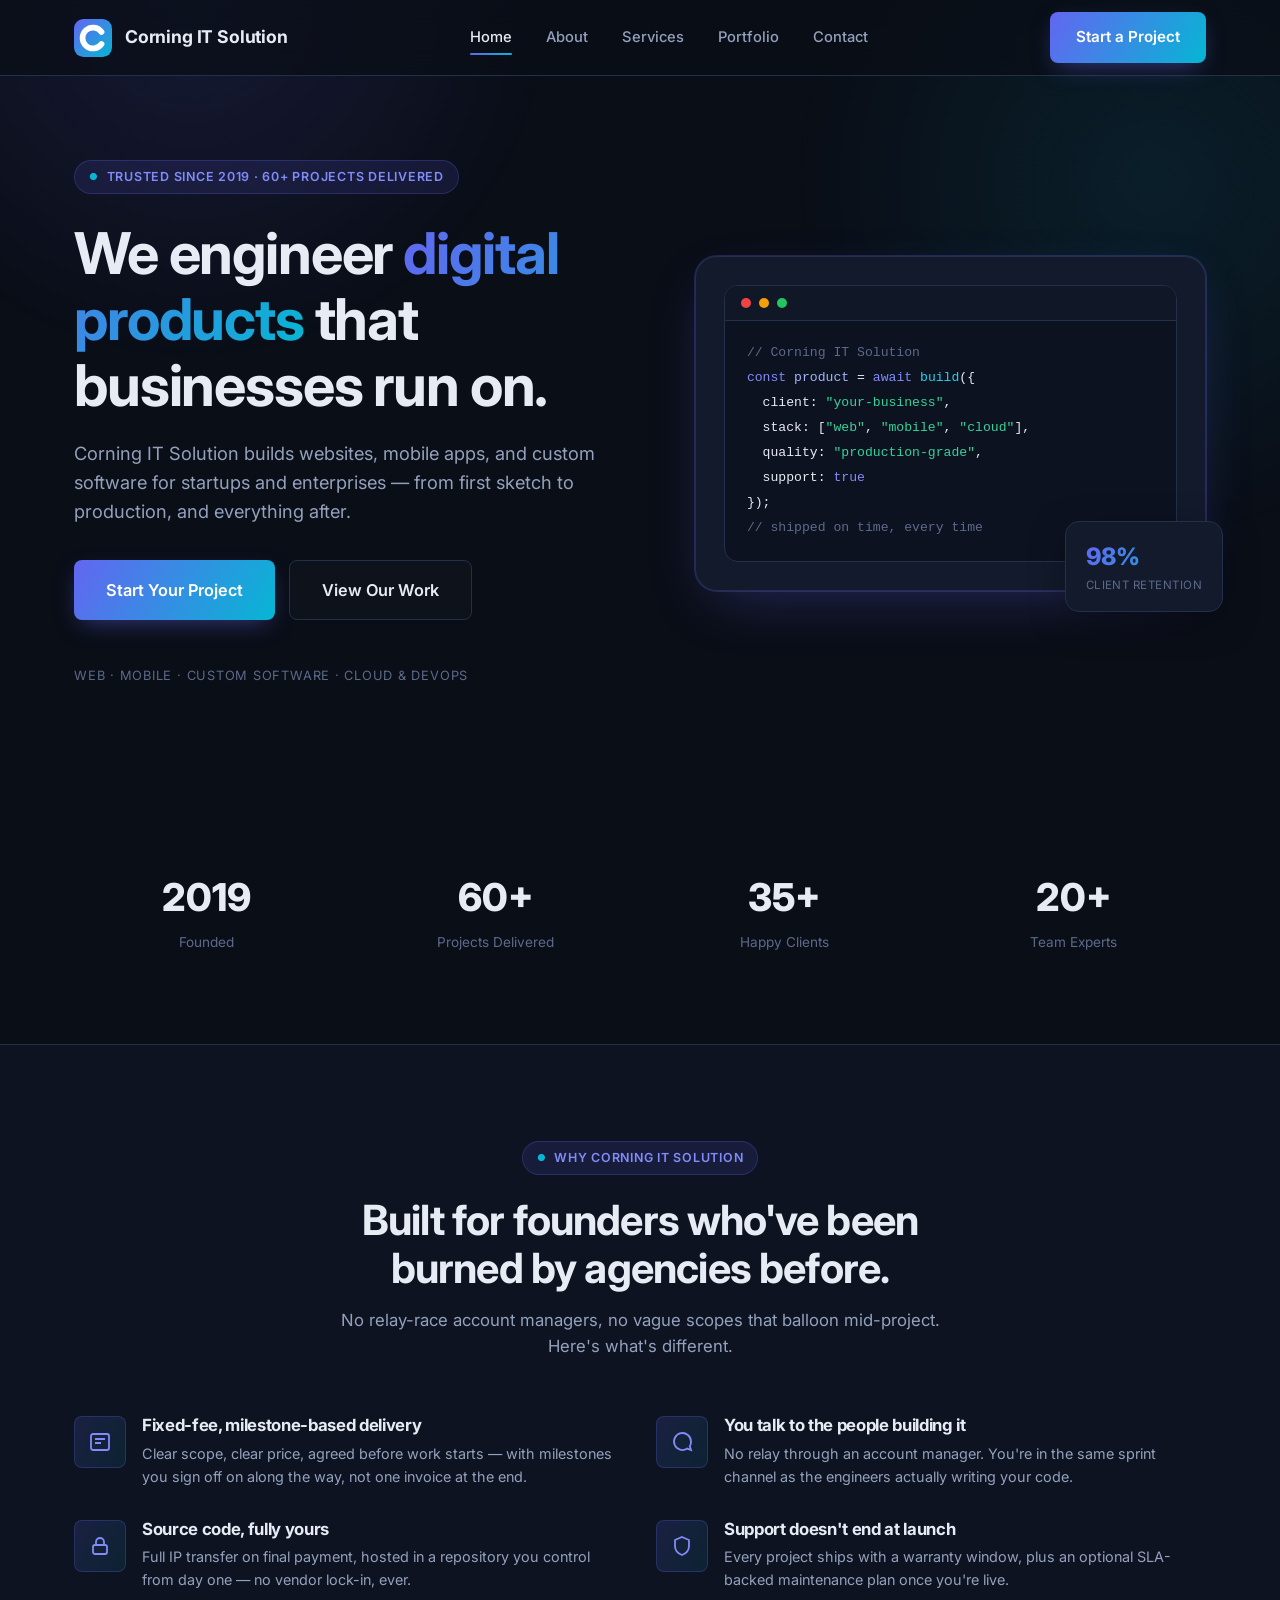
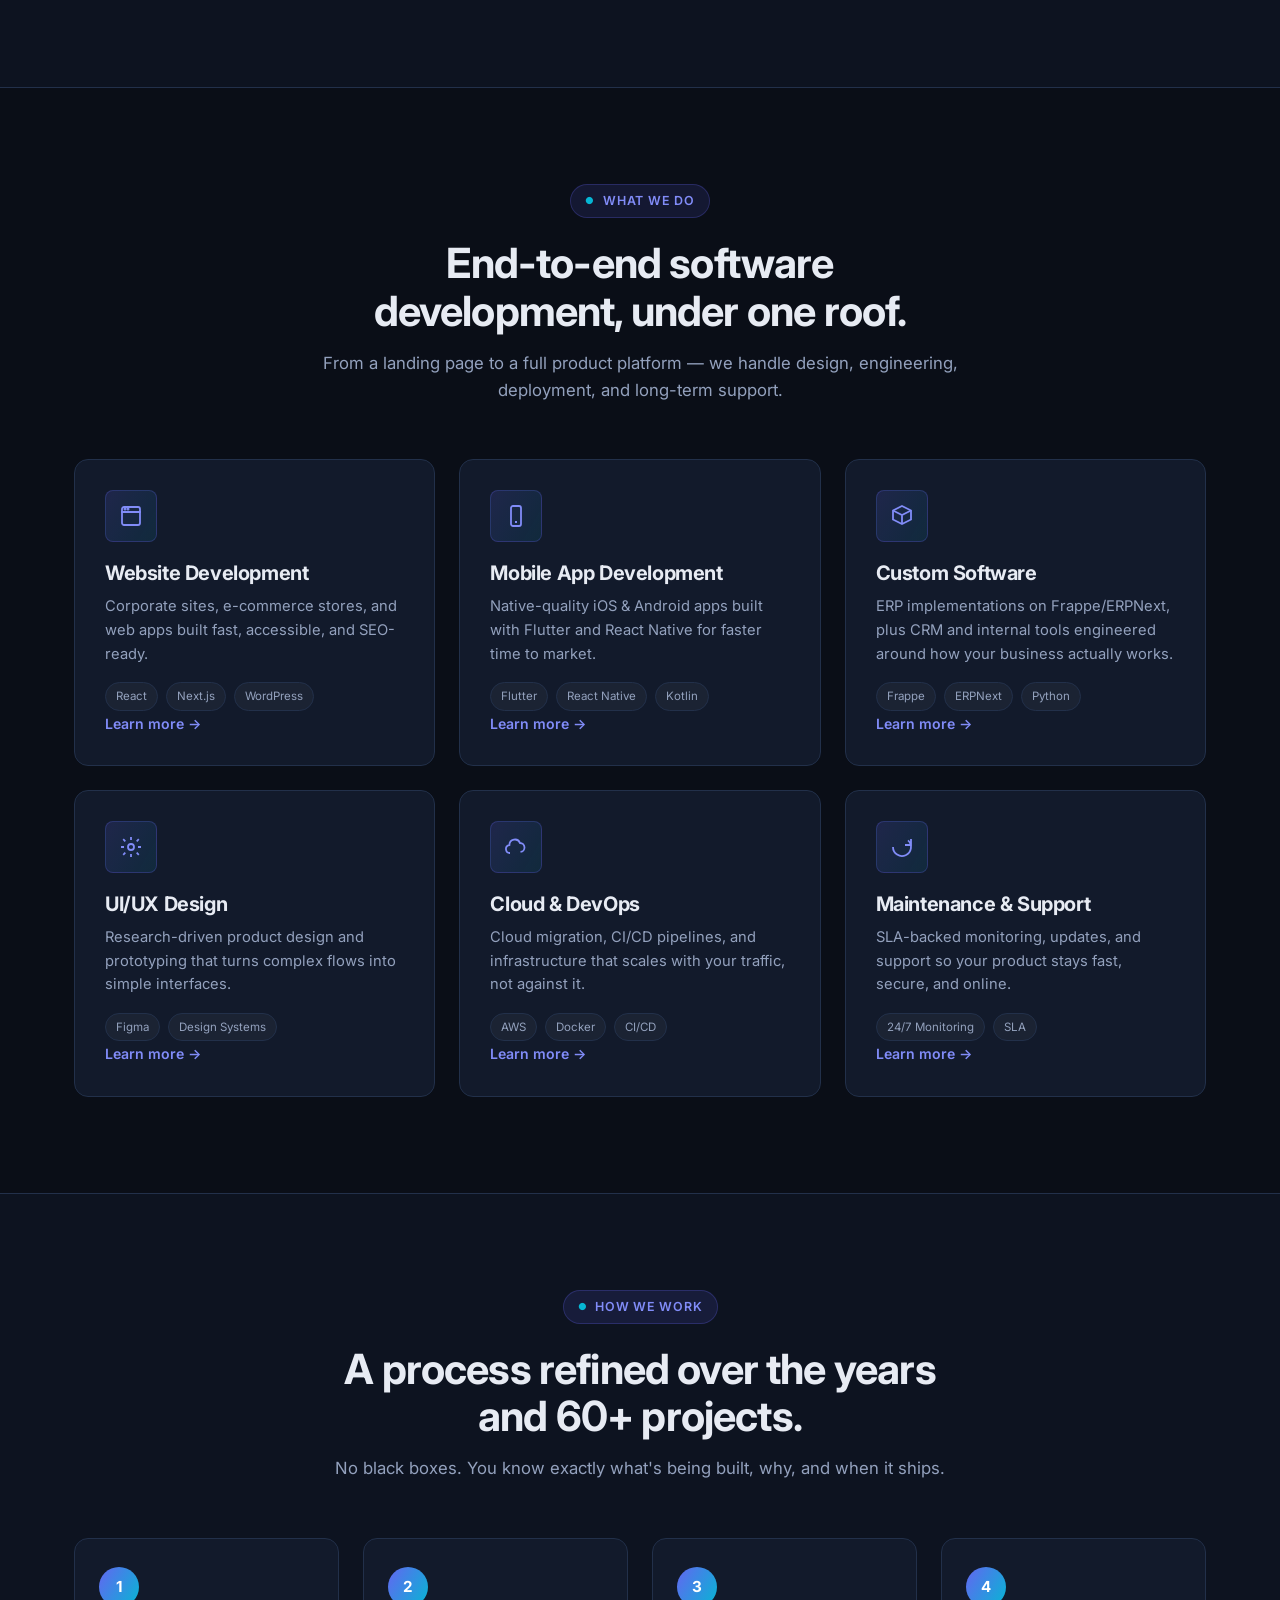
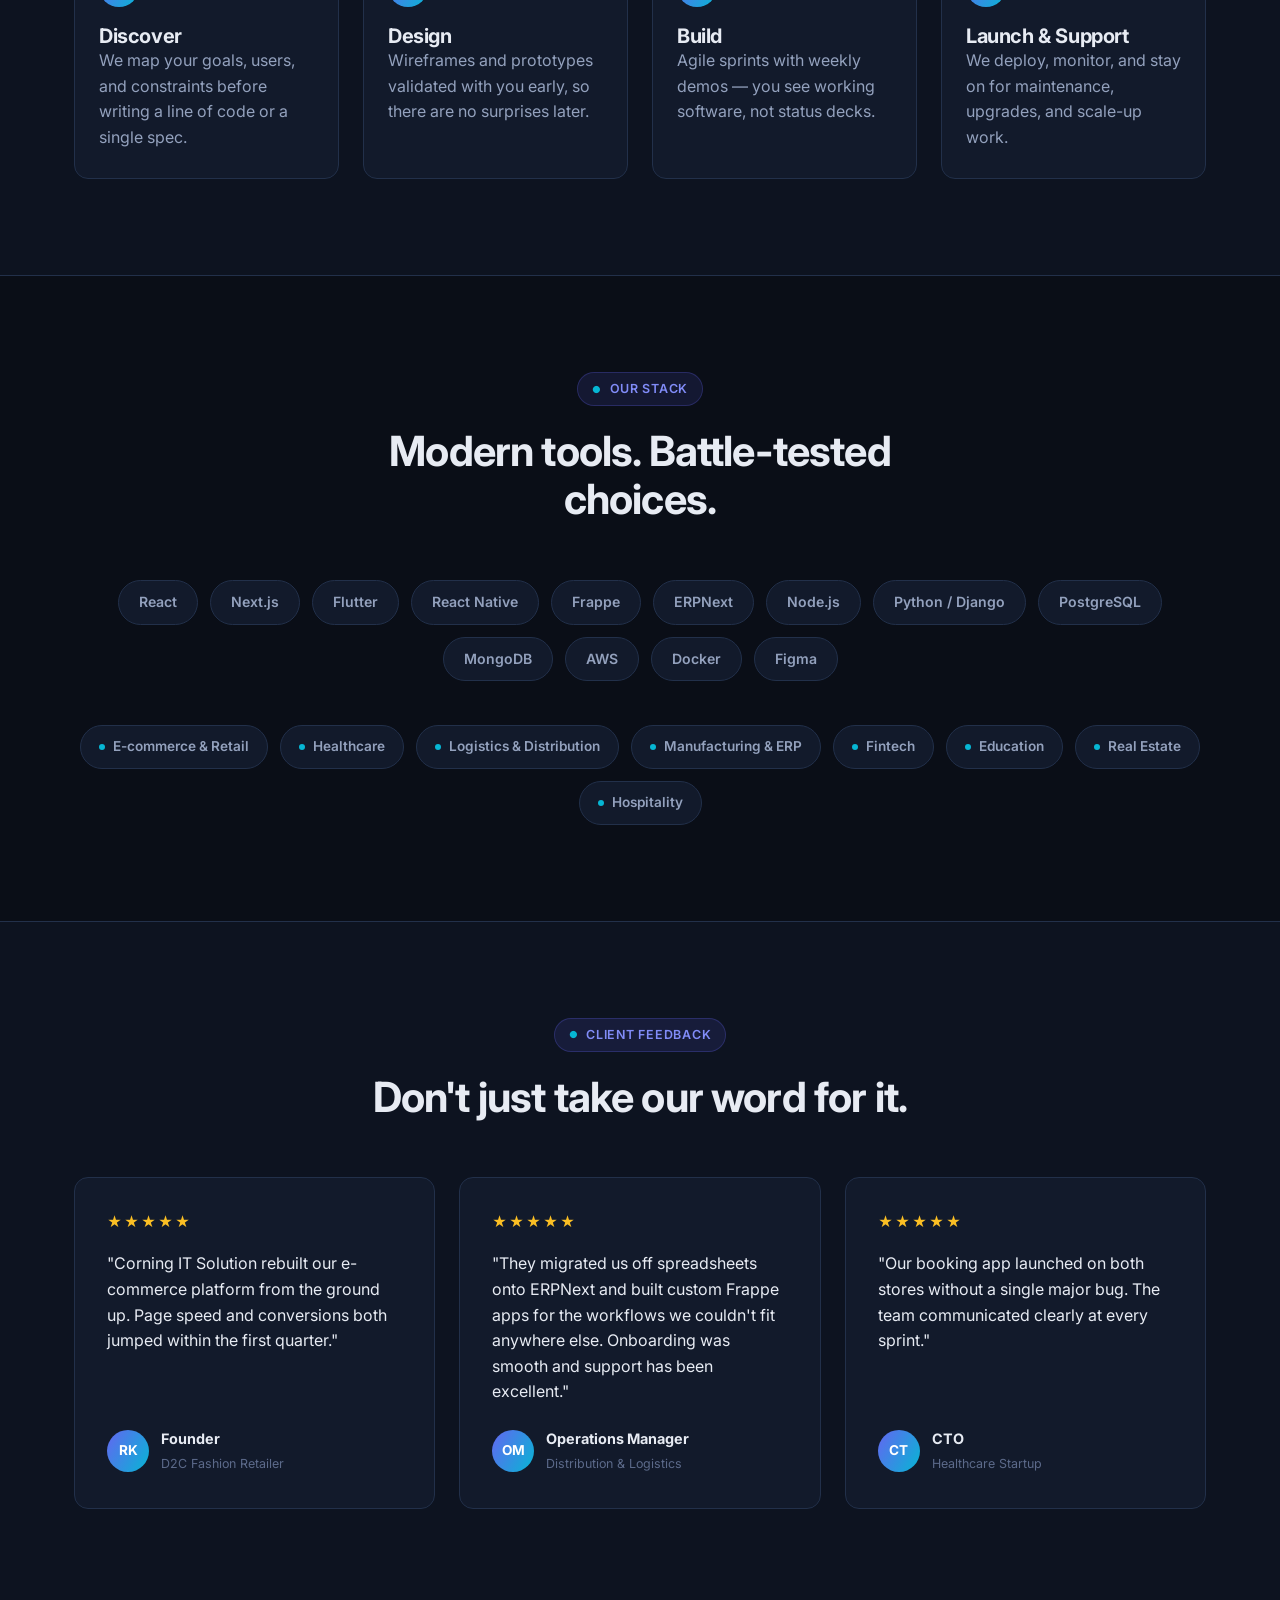
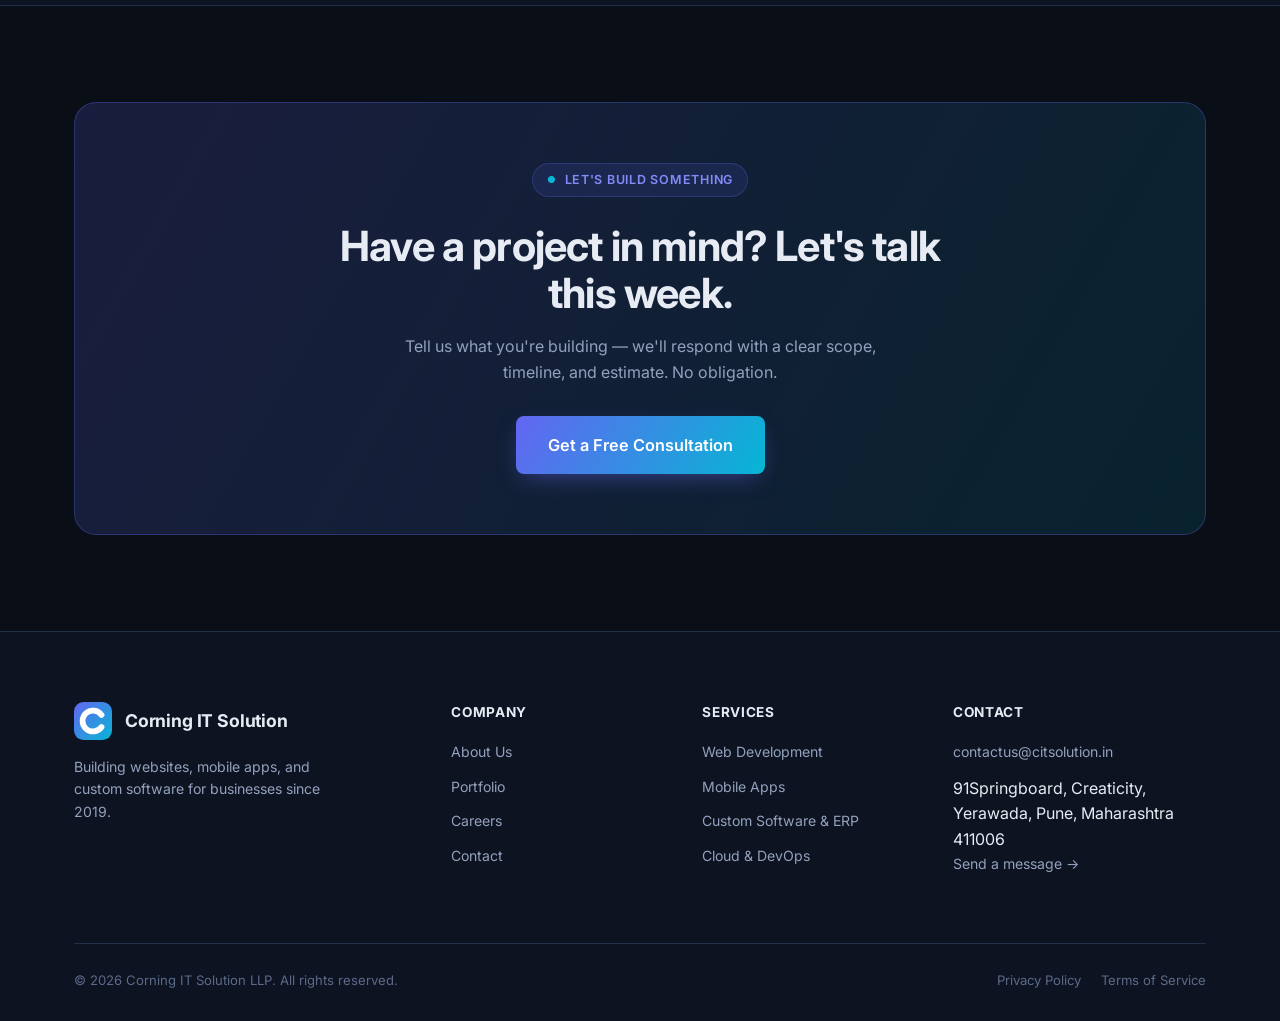
<file: index.html>
<!DOCTYPE html>
<html lang="en">
<head>
<meta charset="UTF-8">
<meta name="viewport" content="width=device-width, initial-scale=1.0">
<script>document.documentElement.classList.add("js");</script>
<title>Corning IT Solution | Web, App &amp; Custom Software Development</title>
<meta name="description" content="Corning IT Solution is a software development company delivering websites, mobile apps, and custom software for businesses since 2019, with 60+ projects delivered.">
<meta property="og:title" content="Corning IT Solution">
<meta property="og:description" content="Websites, mobile apps &amp; custom software development — built to scale.">
<meta property="og:type" content="website">
<link rel="icon" type="image/svg+xml" href="assets/logo.svg">
<link rel="preconnect" href="https://fonts.googleapis.com">
<link href="https://fonts.googleapis.com/css2?family=Inter:wght@400;500;600;700;800&display=swap" rel="stylesheet">
<link rel="stylesheet" href="css/style.css">
</head>
<body>

<header class="site-header">
  <div class="container nav">
    <a href="index.html" class="brand">
      <img src="assets/logo.svg" alt="Corning IT Solution logo">
      <span class="brand-text-wrap">Corning IT Solution</span>
    </a>
    <nav class="nav-links">
      <a href="index.html" class="active">Home</a>
      <a href="about.html">About</a>
      <a href="services.html">Services</a>
      <a href="portfolio.html">Portfolio</a>
      <a href="contact.html">Contact</a>
    </nav>
    <div class="nav-cta">
      <a href="contact.html" class="btn btn-primary">Start a Project</a>
      <button class="nav-toggle" aria-label="Toggle menu"><span></span></button>
    </div>
  </div>
  <div class="mobile-menu">
    <a href="index.html">Home</a>
    <a href="about.html">About</a>
    <a href="services.html">Services</a>
    <a href="portfolio.html">Portfolio</a>
    <a href="contact.html">Contact</a>
    <a href="contact.html" class="btn btn-primary btn-block">Start a Project</a>
  </div>
</header>

<main>

  <!-- Hero -->
  <section class="hero">
    <div class="container hero-grid">
      <div>
        <span class="eyebrow">Trusted since 2019 · 60+ projects delivered</span>
        <h1>We engineer <span class="gradient-text">digital products</span> that businesses run on.</h1>
        <p class="lead">Corning IT Solution builds websites, mobile apps, and custom software for startups and enterprises — from first sketch to production, and everything after.</p>
        <div class="hero-actions">
          <a href="contact.html" class="btn btn-primary btn-lg">Start Your Project</a>
          <a href="portfolio.html" class="btn btn-outline btn-lg">View Our Work</a>
        </div>
        <div class="hero-trust">
          <span>Web · Mobile · Custom Software · Cloud &amp; DevOps</span>
        </div>
      </div>
      <div class="hero-visual">
        <div class="code-window">
          <div class="code-bar"><span></span><span></span><span></span></div>
          <div class="code-body">
            <div><span class="c1">// Corning IT Solution</span></div>
            <div><span class="c2">const</span> <span class="c4">product</span> = <span class="c2">await</span> <span class="c3">build</span>({</div>
            <div>&nbsp;&nbsp;client: <span class="c5">"your-business"</span>,</div>
            <div>&nbsp;&nbsp;stack: [<span class="c5">"web"</span>, <span class="c5">"mobile"</span>, <span class="c5">"cloud"</span>],</div>
            <div>&nbsp;&nbsp;quality: <span class="c5">"production-grade"</span>,</div>
            <div>&nbsp;&nbsp;support: <span class="c2">true</span></div>
            <div>});</div>
            <div><span class="c1">// shipped on time, every time</span></div>
          </div>
        </div>
        <div class="floating-stat">
          <div>
            <div class="num gradient-text">98%</div>
            <div class="lbl">Client Retention</div>
          </div>
        </div>
      </div>
    </div>
  </section>

  <!-- Stats -->
  <section class="section" style="padding: 50px 0;">
    <div class="container">
      <div class="stats-bar">
        <div class="stat-item"><div class="num">2019</div><div class="lbl">Founded</div></div>
        <div class="stat-item"><div class="num"><span class="count-up" data-target="60" data-suffix="+">0</span></div><div class="lbl">Projects Delivered</div></div>
        <div class="stat-item"><div class="num"><span class="count-up" data-target="35" data-suffix="+">0</span></div><div class="lbl">Happy Clients</div></div>
        <div class="stat-item"><div class="num"><span class="count-up" data-target="20" data-suffix="+">0</span></div><div class="lbl">Team Experts</div></div>
      </div>
    </div>
  </section>

  <!-- Why Choose Us -->
  <section class="section section-alt">
    <div class="container">
      <div class="section-head center reveal">
        <span class="eyebrow">Why Corning IT Solution</span>
        <h2>Built for founders who've been burned by agencies before.</h2>
        <p>No relay-race account managers, no vague scopes that balloon mid-project. Here's what's different.</p>
      </div>
      <div class="grid grid-2" style="gap:32px;">
        <div class="feature-item reveal">
          <div class="icon-box"><svg viewBox="0 0 24 24" fill="none" stroke="currentColor" stroke-width="1.8"><rect x="3" y="4" width="18" height="16" rx="2"/><path d="M7 9h10M7 13h6"/></svg></div>
          <div>
            <h3>Fixed-fee, milestone-based delivery</h3>
            <p>Clear scope, clear price, agreed before work starts — with milestones you sign off on along the way, not one invoice at the end.</p>
          </div>
        </div>
        <div class="feature-item reveal">
          <div class="icon-box"><svg viewBox="0 0 24 24" fill="none" stroke="currentColor" stroke-width="1.8"><path d="M21 11.5a8.5 8.5 0 10-3.8 7.1L21 20l-1.2-3.6a8.4 8.4 0 001.2-4.9z"/></svg></div>
          <div>
            <h3>You talk to the people building it</h3>
            <p>No relay through an account manager. You're in the same sprint channel as the engineers actually writing your code.</p>
          </div>
        </div>
        <div class="feature-item reveal">
          <div class="icon-box"><svg viewBox="0 0 24 24" fill="none" stroke="currentColor" stroke-width="1.8"><rect x="5" y="11" width="14" height="9" rx="2"/><path d="M8 11V8a4 4 0 018 0v3"/></svg></div>
          <div>
            <h3>Source code, fully yours</h3>
            <p>Full IP transfer on final payment, hosted in a repository you control from day one — no vendor lock-in, ever.</p>
          </div>
        </div>
        <div class="feature-item reveal">
          <div class="icon-box"><svg viewBox="0 0 24 24" fill="none" stroke="currentColor" stroke-width="1.8"><path d="M12 3l7 3v6c0 4.5-3 7.5-7 9-4-1.5-7-4.5-7-9V6l7-3z"/></svg></div>
          <div>
            <h3>Support doesn't end at launch</h3>
            <p>Every project ships with a warranty window, plus an optional SLA-backed maintenance plan once you're live.</p>
          </div>
        </div>
      </div>
    </div>
  </section>

  <!-- Services overview -->
  <section class="section">
    <div class="container">
      <div class="section-head center reveal">
        <span class="eyebrow">What We Do</span>
        <h2>End-to-end software development, under one roof.</h2>
        <p>From a landing page to a full product platform — we handle design, engineering, deployment, and long-term support.</p>
      </div>
      <div class="grid grid-3">

        <div class="card service-card reveal">
          <div class="icon-box">
            <svg viewBox="0 0 24 24" fill="none" stroke="currentColor" stroke-width="1.8"><path d="M3 5a2 2 0 012-2h14a2 2 0 012 2v3H3V5z"/><path d="M3 8h18v11a2 2 0 01-2 2H5a2 2 0 01-2-2V8z"/><circle cx="6" cy="5" r=".6" fill="currentColor"/><circle cx="9" cy="5" r=".6" fill="currentColor"/></svg>
          </div>
          <h3>Website Development</h3>
          <p>Corporate sites, e-commerce stores, and web apps built fast, accessible, and SEO-ready.</p>
          <div class="tags"><span class="tag">React</span><span class="tag">Next.js</span><span class="tag">WordPress</span></div>
          <a href="services.html" class="card-link">Learn more →</a>
        </div>

        <div class="card service-card reveal">
          <div class="icon-box">
            <svg viewBox="0 0 24 24" fill="none" stroke="currentColor" stroke-width="1.8"><rect x="7" y="2" width="10" height="20" rx="2"/><path d="M11 18h2"/></svg>
          </div>
          <h3>Mobile App Development</h3>
          <p>Native-quality iOS &amp; Android apps built with Flutter and React Native for faster time to market.</p>
          <div class="tags"><span class="tag">Flutter</span><span class="tag">React Native</span><span class="tag">Kotlin</span></div>
          <a href="services.html" class="card-link">Learn more →</a>
        </div>

        <div class="card service-card reveal">
          <div class="icon-box">
            <svg viewBox="0 0 24 24" fill="none" stroke="currentColor" stroke-width="1.8"><path d="M12 2l9 4.5v9L12 20l-9-4.5v-9z"/><path d="M12 11v9M3 6.5l9 4.5 9-4.5"/></svg>
          </div>
          <h3>Custom Software</h3>
          <p>ERP implementations on Frappe/ERPNext, plus CRM and internal tools engineered around how your business actually works.</p>
          <div class="tags"><span class="tag">Frappe</span><span class="tag">ERPNext</span><span class="tag">Python</span></div>
          <a href="services.html" class="card-link">Learn more →</a>
        </div>

        <div class="card service-card reveal">
          <div class="icon-box">
            <svg viewBox="0 0 24 24" fill="none" stroke="currentColor" stroke-width="1.8"><circle cx="12" cy="12" r="3"/><path d="M12 2v3M12 19v3M4.2 4.2l2.1 2.1M17.7 17.7l2.1 2.1M2 12h3M19 12h3M4.2 19.8l2.1-2.1M17.7 6.3l2.1-2.1"/></svg>
          </div>
          <h3>UI/UX Design</h3>
          <p>Research-driven product design and prototyping that turns complex flows into simple interfaces.</p>
          <div class="tags"><span class="tag">Figma</span><span class="tag">Design Systems</span></div>
          <a href="services.html" class="card-link">Learn more →</a>
        </div>

        <div class="card service-card reveal">
          <div class="icon-box">
            <svg viewBox="0 0 24 24" fill="none" stroke="currentColor" stroke-width="1.8"><path d="M6 18a4 4 0 01-.6-7.96A5.5 5.5 0 0116 8a4.5 4.5 0 01.5 8.97"/></svg>
          </div>
          <h3>Cloud &amp; DevOps</h3>
          <p>Cloud migration, CI/CD pipelines, and infrastructure that scales with your traffic, not against it.</p>
          <div class="tags"><span class="tag">AWS</span><span class="tag">Docker</span><span class="tag">CI/CD</span></div>
          <a href="services.html" class="card-link">Learn more →</a>
        </div>

        <div class="card service-card reveal">
          <div class="icon-box">
            <svg viewBox="0 0 24 24" fill="none" stroke="currentColor" stroke-width="1.8"><path d="M3 12a9 9 0 1015-6.7M21 4v6h-6"/></svg>
          </div>
          <h3>Maintenance &amp; Support</h3>
          <p>SLA-backed monitoring, updates, and support so your product stays fast, secure, and online.</p>
          <div class="tags"><span class="tag">24/7 Monitoring</span><span class="tag">SLA</span></div>
          <a href="services.html" class="card-link">Learn more →</a>
        </div>

      </div>
    </div>
  </section>

  <!-- Process -->
  <section class="section section-alt">
    <div class="container">
      <div class="section-head center reveal">
        <span class="eyebrow">How We Work</span>
        <h2>A process refined over the years and 60+ projects.</h2>
        <p>No black boxes. You know exactly what's being built, why, and when it ships.</p>
      </div>
      <div class="steps">
        <div class="step reveal">
          <div class="step-num">1</div>
          <h3>Discover</h3>
          <p>We map your goals, users, and constraints before writing a line of code or a single spec.</p>
        </div>
        <div class="step reveal">
          <div class="step-num">2</div>
          <h3>Design</h3>
          <p>Wireframes and prototypes validated with you early, so there are no surprises later.</p>
        </div>
        <div class="step reveal">
          <div class="step-num">3</div>
          <h3>Build</h3>
          <p>Agile sprints with weekly demos — you see working software, not status decks.</p>
        </div>
        <div class="step reveal">
          <div class="step-num">4</div>
          <h3>Launch &amp; Support</h3>
          <p>We deploy, monitor, and stay on for maintenance, upgrades, and scale-up work.</p>
        </div>
      </div>
    </div>
  </section>

  <!-- Tech stack -->
  <section class="section">
    <div class="container">
      <div class="section-head center reveal">
        <span class="eyebrow">Our Stack</span>
        <h2>Modern tools. Battle-tested choices.</h2>
      </div>
      <div class="stack-row reveal">
        <span class="stack-pill">React</span>
        <span class="stack-pill">Next.js</span>
        <span class="stack-pill">Flutter</span>
        <span class="stack-pill">React Native</span>
        <span class="stack-pill">Frappe</span>
        <span class="stack-pill">ERPNext</span>
        <span class="stack-pill">Node.js</span>
        <span class="stack-pill">Python / Django</span>
        <span class="stack-pill">PostgreSQL</span>
        <span class="stack-pill">MongoDB</span>
        <span class="stack-pill">AWS</span>
        <span class="stack-pill">Docker</span>
        <span class="stack-pill">Figma</span>
      </div>

      <div class="pill-row center reveal" style="margin-top:44px;">
        <span class="industry-pill">E-commerce &amp; Retail</span>
        <span class="industry-pill">Healthcare</span>
        <span class="industry-pill">Logistics &amp; Distribution</span>
        <span class="industry-pill">Manufacturing &amp; ERP</span>
        <span class="industry-pill">Fintech</span>
        <span class="industry-pill">Education</span>
        <span class="industry-pill">Real Estate</span>
        <span class="industry-pill">Hospitality</span>
      </div>
    </div>
  </section>

  <!-- Testimonials -->
  <section class="section section-alt">
    <div class="container">
      <div class="section-head center reveal">
        <span class="eyebrow">Client Feedback</span>
        <h2>Don't just take our word for it.</h2>
      </div>
      <div class="grid grid-3">
        <div class="card testimonial-card reveal">
          <div class="stars">★★★★★</div>
          <p class="quote">"Corning IT Solution rebuilt our e-commerce platform from the ground up. Page speed and conversions both jumped within the first quarter."</p>
          <div class="testimonial-footer">
            <div class="avatar-badge">RK</div>
            <div class="who"><strong>Founder</strong><span>D2C Fashion Retailer</span></div>
          </div>
        </div>
        <div class="card testimonial-card reveal">
          <div class="stars">★★★★★</div>
          <p class="quote">"They migrated us off spreadsheets onto ERPNext and built custom Frappe apps for the workflows we couldn't fit anywhere else. Onboarding was smooth and support has been excellent."</p>
          <div class="testimonial-footer">
            <div class="avatar-badge">OM</div>
            <div class="who"><strong>Operations Manager</strong><span>Distribution &amp; Logistics</span></div>
          </div>
        </div>
        <div class="card testimonial-card reveal">
          <div class="stars">★★★★★</div>
          <p class="quote">"Our booking app launched on both stores without a single major bug. The team communicated clearly at every sprint."</p>
          <div class="testimonial-footer">
            <div class="avatar-badge">CT</div>
            <div class="who"><strong>CTO</strong><span>Healthcare Startup</span></div>
          </div>
        </div>
      </div>
    </div>
  </section>

  <!-- CTA -->
  <section class="section">
    <div class="container">
      <div class="cta-band reveal">
        <span class="eyebrow">Let's Build Something</span>
        <h2>Have a project in mind? Let's talk this week.</h2>
        <p>Tell us what you're building — we'll respond with a clear scope, timeline, and estimate. No obligation.</p>
        <div class="hero-actions">
          <a href="contact.html" class="btn btn-primary btn-lg">Get a Free Consultation</a>
        </div>
      </div>
    </div>
  </section>

</main>

<footer class="site-footer">
  <div class="container">
    <div class="footer-grid">
      <div class="footer-brand">
        <a href="index.html" class="brand">
          <img src="assets/logo.svg" alt="Corning IT Solution logo">
          <span class="brand-text-wrap">Corning IT Solution</span>
        </a>
        <p>Building websites, mobile apps, and custom software for businesses since 2019.</p>
      </div>
      <div class="footer-col">
        <h5>Company</h5>
        <a href="about.html">About Us</a>
        <a href="portfolio.html">Portfolio</a>
        <a href="careers.html">Careers</a>
        <a href="contact.html">Contact</a>
      </div>
      <div class="footer-col">
        <h5>Services</h5>
        <a href="services.html">Web Development</a>
        <a href="services.html">Mobile Apps</a>
        <a href="services.html">Custom Software &amp; ERP</a>
        <a href="services.html">Cloud &amp; DevOps</a>
      </div>
      <div class="footer-col">
        <h5>Contact</h5>
        <a href="mailto:contactus@citsolution.in">contactus@citsolution.in</a>
        <span>91Springboard, Creaticity, Yerawada, Pune, Maharashtra 411006</span>
        <a href="contact.html">Send a message →</a>
      </div>
    </div>
    <div class="footer-bottom">
      <span>© <span id="year">2026</span> Corning IT Solution LLP. All rights reserved.</span>
      <span class="legal-links"><a href="privacy.html">Privacy Policy</a><a href="terms.html">Terms of Service</a></span>
    </div>
  </div>
</footer>

<script src="js/main.js"></script>
</body>
</html>
</file>
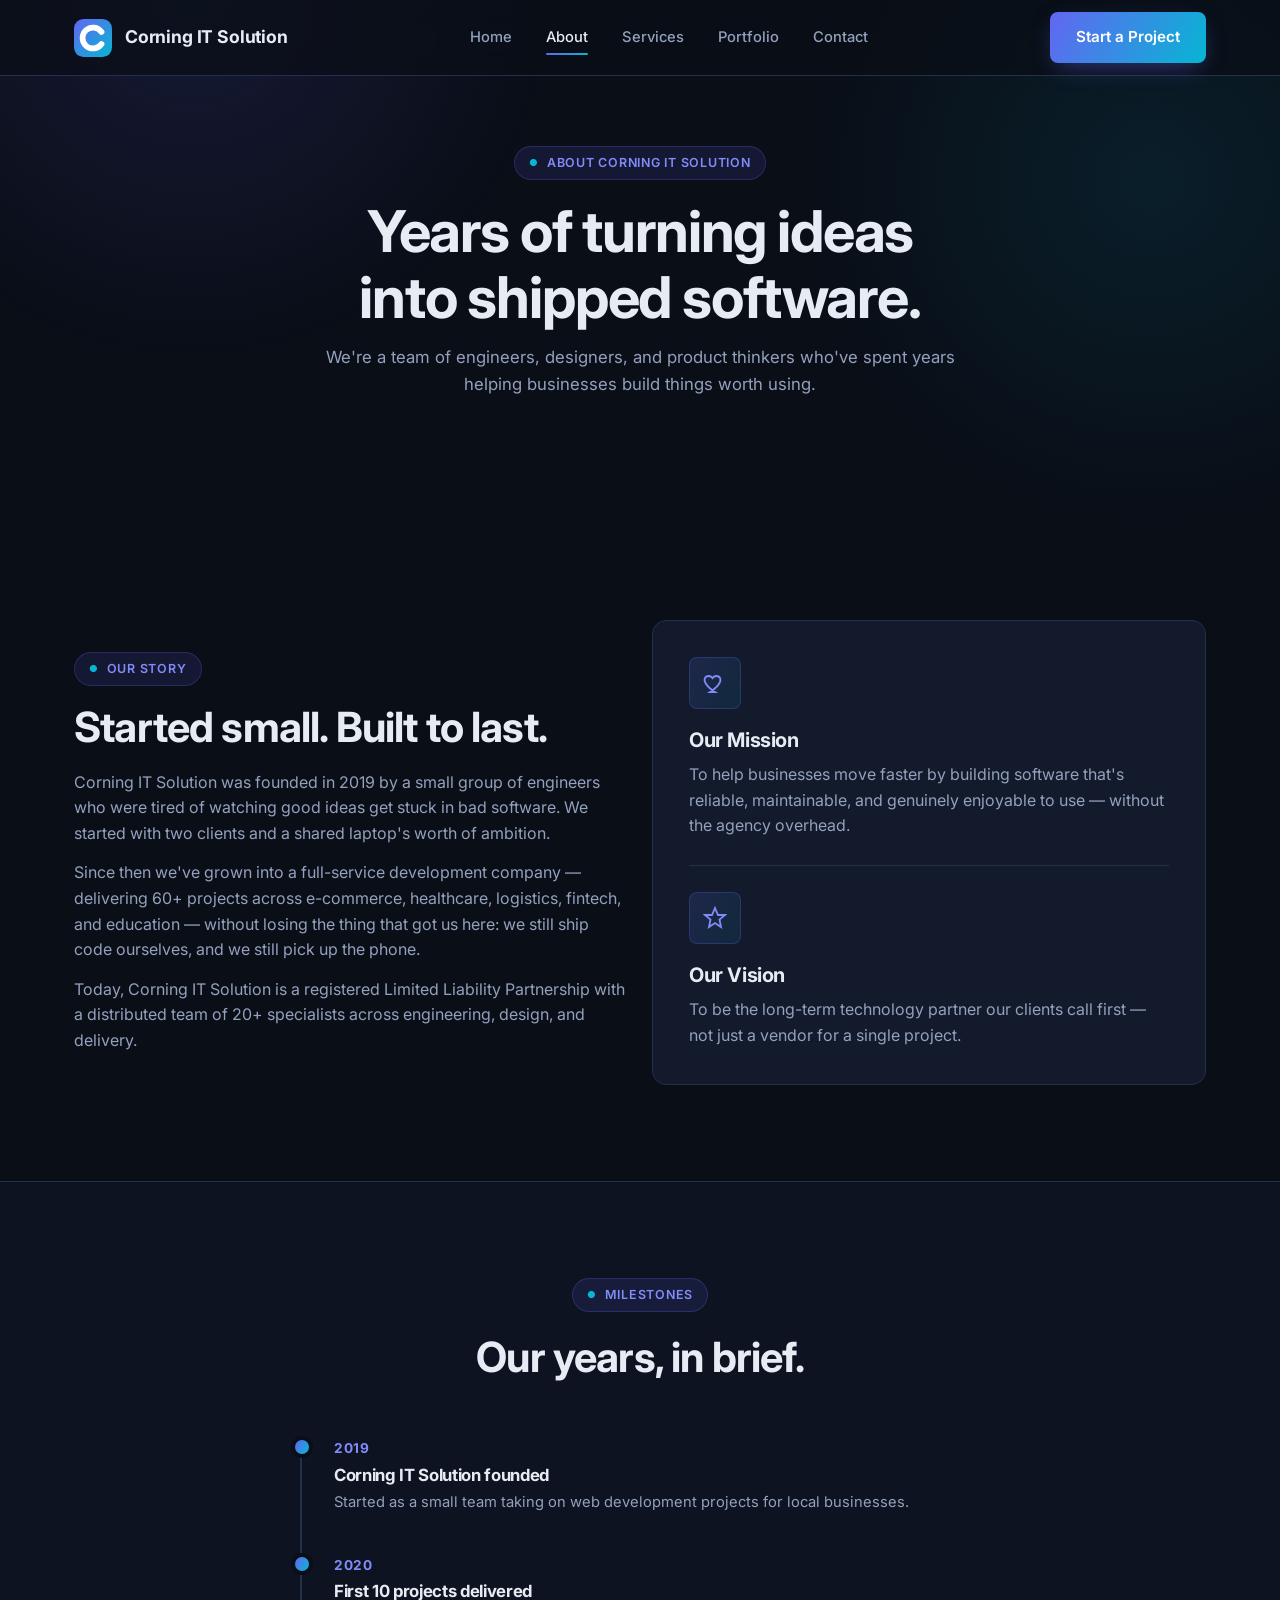
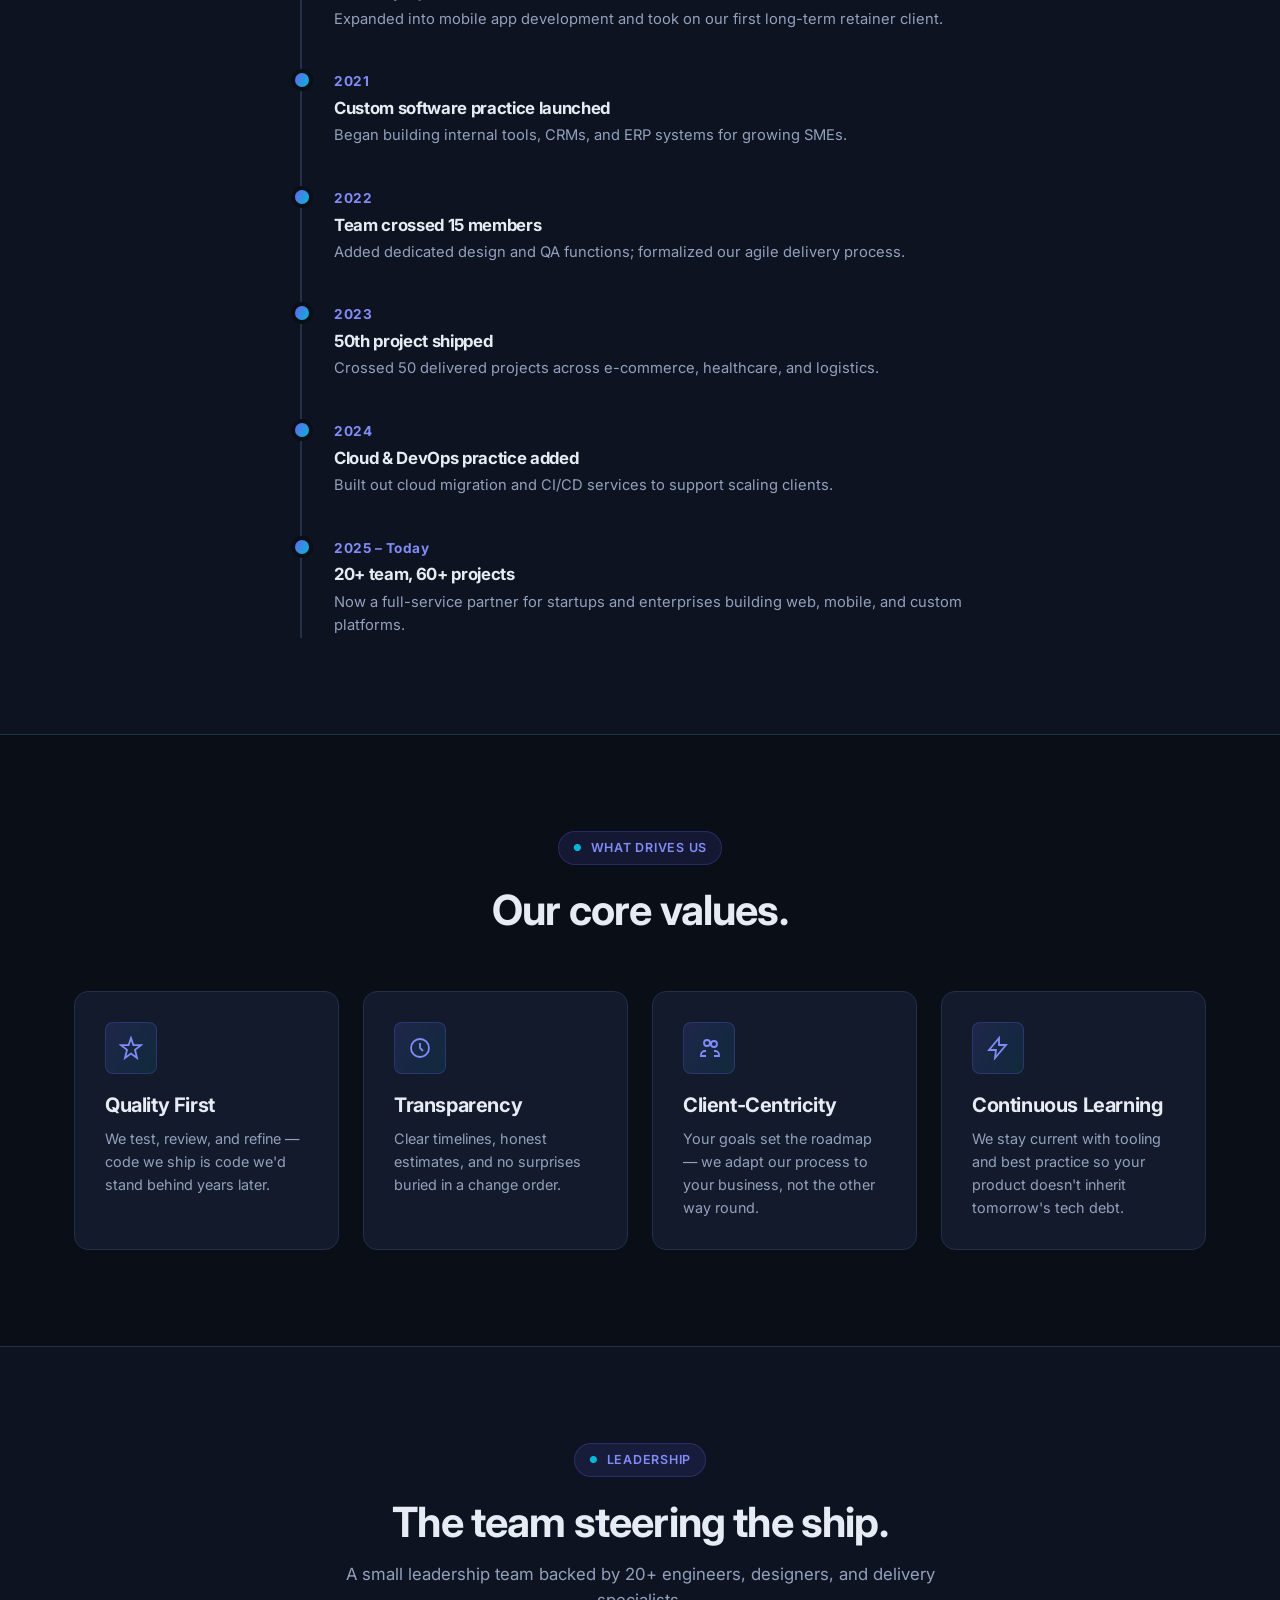
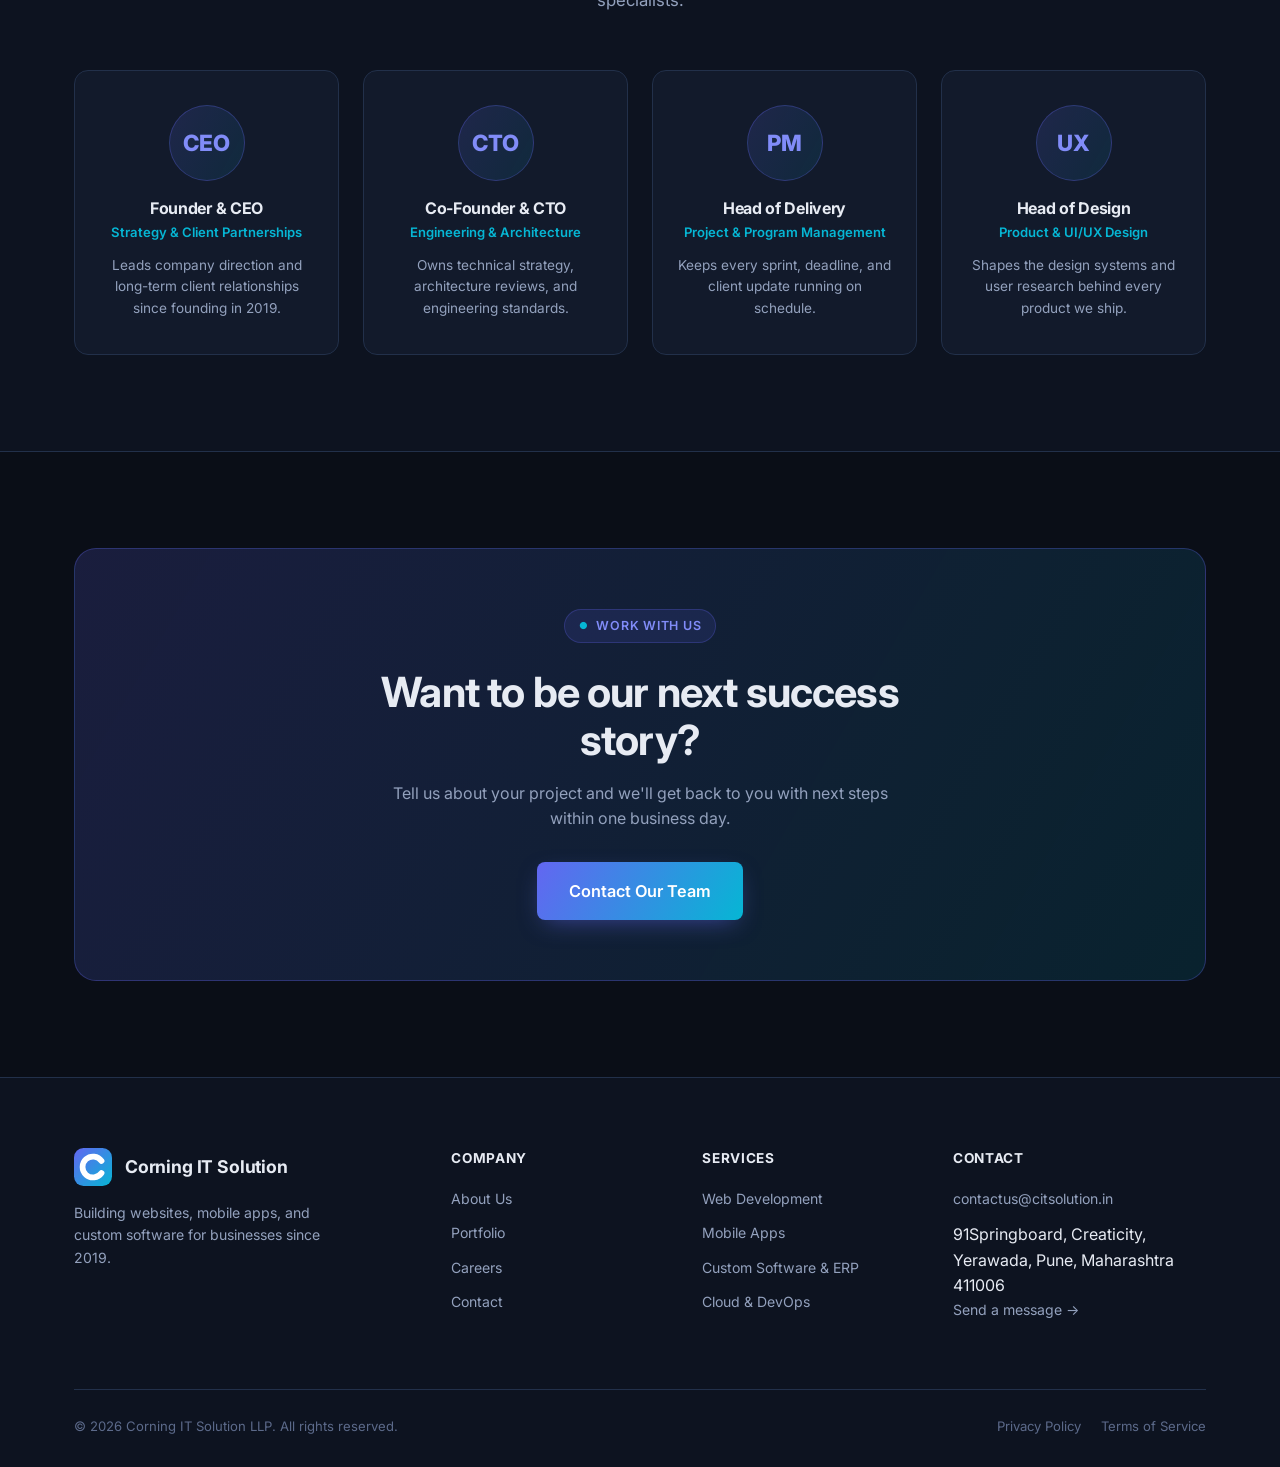
<file: about.html>
<!DOCTYPE html>
<html lang="en">
<head>
<meta charset="UTF-8">
<meta name="viewport" content="width=device-width, initial-scale=1.0">
<script>document.documentElement.classList.add("js");</script>
<title>About Us | Corning IT Solution</title>
<meta name="description" content="Founded in 2019, Corning IT Solution has grown into a full-service software development company. Learn our story, mission, and the team behind the work.">
<link rel="icon" type="image/svg+xml" href="assets/logo.svg">
<link rel="preconnect" href="https://fonts.googleapis.com">
<link href="https://fonts.googleapis.com/css2?family=Inter:wght@400;500;600;700;800&display=swap" rel="stylesheet">
<link rel="stylesheet" href="css/style.css">
</head>
<body>

<header class="site-header">
  <div class="container nav">
    <a href="index.html" class="brand">
      <img src="assets/logo.svg" alt="Corning IT Solution logo">
      <span class="brand-text-wrap">Corning IT Solution</span>
    </a>
    <nav class="nav-links">
      <a href="index.html">Home</a>
      <a href="about.html" class="active">About</a>
      <a href="services.html">Services</a>
      <a href="portfolio.html">Portfolio</a>
      <a href="contact.html">Contact</a>
    </nav>
    <div class="nav-cta">
      <a href="contact.html" class="btn btn-primary">Start a Project</a>
      <button class="nav-toggle" aria-label="Toggle menu"><span></span></button>
    </div>
  </div>
  <div class="mobile-menu">
    <a href="index.html">Home</a>
    <a href="about.html">About</a>
    <a href="services.html">Services</a>
    <a href="portfolio.html">Portfolio</a>
    <a href="contact.html">Contact</a>
    <a href="contact.html" class="btn btn-primary btn-block">Start a Project</a>
  </div>
</header>

<main>

  <section class="page-hero">
    <div class="container">
      <div class="section-head center reveal">
        <span class="eyebrow">About Corning IT Solution</span>
        <h1>Years of turning ideas into shipped software.</h1>
        <p>We're a team of engineers, designers, and product thinkers who've spent years helping businesses build things worth using.</p>
      </div>
    </div>
  </section>

  <!-- Story -->
  <section class="section">
    <div class="container grid grid-2" style="align-items:center;">
      <div class="reveal">
        <span class="eyebrow">Our Story</span>
        <h2>Started small. Built to last.</h2>
        <p style="margin-top:18px;">Corning IT Solution was founded in 2019 by a small group of engineers who were tired of watching good ideas get stuck in bad software. We started with two clients and a shared laptop's worth of ambition.</p>
        <p style="margin-top:14px;">Since then we've grown into a full-service development company — delivering 60+ projects across e-commerce, healthcare, logistics, fintech, and education — without losing the thing that got us here: we still ship code ourselves, and we still pick up the phone.</p>
        <p style="margin-top:14px;">Today, Corning IT Solution is a registered Limited Liability Partnership with a distributed team of 20+ specialists across engineering, design, and delivery.</p>
      </div>
      <div class="card reveal" style="padding:36px;">
        <div class="icon-box">
          <svg viewBox="0 0 24 24" fill="none" stroke="currentColor" stroke-width="1.8"><path d="M12 21s-7-4.35-9.5-9C.5 8.5 2 5 5.5 5c2 0 3.3 1.1 4 2.1.7-1 2-2.1 4-2.1 3.5 0 5 3.5 3 7-2.5 4.65-9.5 9-9.5 9z"/></svg>
        </div>
        <h3>Our Mission</h3>
        <p style="margin-top:10px;">To help businesses move faster by building software that's reliable, maintainable, and genuinely enjoyable to use — without the agency overhead.</p>
        <div style="height:1px;background:var(--border);margin:26px 0;"></div>
        <div class="icon-box">
          <svg viewBox="0 0 24 24" fill="none" stroke="currentColor" stroke-width="1.8"><path d="M12 2l3 7h7l-5.5 4.5L18 21l-6-4-6 4 1.5-7.5L2 9h7z"/></svg>
        </div>
        <h3>Our Vision</h3>
        <p style="margin-top:10px;">To be the long-term technology partner our clients call first — not just a vendor for a single project.</p>
      </div>
    </div>
  </section>

  <!-- Timeline -->
  <section class="section section-alt">
    <div class="container">
      <div class="section-head center reveal">
        <span class="eyebrow">Milestones</span>
        <h2>Our years, in brief.</h2>
      </div>
      <div class="timeline" style="max-width:680px;margin:0 auto;">
        <div class="timeline-item reveal">
          <div class="year">2019</div>
          <h4>Corning IT Solution founded</h4>
          <p>Started as a small team taking on web development projects for local businesses.</p>
        </div>
        <div class="timeline-item reveal">
          <div class="year">2020</div>
          <h4>First 10 projects delivered</h4>
          <p>Expanded into mobile app development and took on our first long-term retainer client.</p>
        </div>
        <div class="timeline-item reveal">
          <div class="year">2021</div>
          <h4>Custom software practice launched</h4>
          <p>Began building internal tools, CRMs, and ERP systems for growing SMEs.</p>
        </div>
        <div class="timeline-item reveal">
          <div class="year">2022</div>
          <h4>Team crossed 15 members</h4>
          <p>Added dedicated design and QA functions; formalized our agile delivery process.</p>
        </div>
        <div class="timeline-item reveal">
          <div class="year">2023</div>
          <h4>50th project shipped</h4>
          <p>Crossed 50 delivered projects across e-commerce, healthcare, and logistics.</p>
        </div>
        <div class="timeline-item reveal">
          <div class="year">2024</div>
          <h4>Cloud &amp; DevOps practice added</h4>
          <p>Built out cloud migration and CI/CD services to support scaling clients.</p>
        </div>
        <div class="timeline-item reveal">
          <div class="year">2025 – Today</div>
          <h4>20+ team, 60+ projects</h4>
          <p>Now a full-service partner for startups and enterprises building web, mobile, and custom platforms.</p>
        </div>
      </div>
    </div>
  </section>

  <!-- Values -->
  <section class="section">
    <div class="container">
      <div class="section-head center reveal">
        <span class="eyebrow">What Drives Us</span>
        <h2>Our core values.</h2>
      </div>
      <div class="grid grid-4">
        <div class="card value-card reveal">
          <div class="icon-box"><svg viewBox="0 0 24 24" fill="none" stroke="currentColor" stroke-width="1.8"><path d="M12 2l2.4 7.2H22l-6 4.6L18 22l-6-4.4L6 22l2-8.2-6-4.6h7.6z"/></svg></div>
          <h3>Quality First</h3>
          <p style="margin-top:10px;font-size:0.9rem;">We test, review, and refine — code we ship is code we'd stand behind years later.</p>
        </div>
        <div class="card value-card reveal">
          <div class="icon-box"><svg viewBox="0 0 24 24" fill="none" stroke="currentColor" stroke-width="1.8"><circle cx="12" cy="12" r="9"/><path d="M12 7v5l3 3"/></svg></div>
          <h3>Transparency</h3>
          <p style="margin-top:10px;font-size:0.9rem;">Clear timelines, honest estimates, and no surprises buried in a change order.</p>
        </div>
        <div class="card value-card reveal">
          <div class="icon-box"><svg viewBox="0 0 24 24" fill="none" stroke="currentColor" stroke-width="1.8"><path d="M17 20h5v-1a4 4 0 00-4-4h-1M9 20H4v-1a4 4 0 014-4h1m1-5a3 3 0 100-6 3 3 0 000 6zm7 1a3 3 0 100-6 3 3 0 000 6z"/></svg></div>
          <h3>Client-Centricity</h3>
          <p style="margin-top:10px;font-size:0.9rem;">Your goals set the roadmap — we adapt our process to your business, not the other way round.</p>
        </div>
        <div class="card value-card reveal">
          <div class="icon-box"><svg viewBox="0 0 24 24" fill="none" stroke="currentColor" stroke-width="1.8"><path d="M13 2L3 14h7l-1 8 11-13h-7z"/></svg></div>
          <h3>Continuous Learning</h3>
          <p style="margin-top:10px;font-size:0.9rem;">We stay current with tooling and best practice so your product doesn't inherit tomorrow's tech debt.</p>
        </div>
      </div>
    </div>
  </section>

  <!-- Team -->
  <section class="section section-alt">
    <div class="container">
      <div class="section-head center reveal">
        <span class="eyebrow">Leadership</span>
        <h2>The team steering the ship.</h2>
        <p>A small leadership team backed by 20+ engineers, designers, and delivery specialists.</p>
      </div>
      <div class="grid grid-4">
        <div class="card team-card reveal">
          <div class="team-avatar">CEO</div>
          <h3>Founder &amp; CEO</h3>
          <div class="role">Strategy &amp; Client Partnerships</div>
          <p class="bio">Leads company direction and long-term client relationships since founding in 2019.</p>
        </div>
        <div class="card team-card reveal">
          <div class="team-avatar">CTO</div>
          <h3>Co-Founder &amp; CTO</h3>
          <div class="role">Engineering &amp; Architecture</div>
          <p class="bio">Owns technical strategy, architecture reviews, and engineering standards.</p>
        </div>
        <div class="card team-card reveal">
          <div class="team-avatar">PM</div>
          <h3>Head of Delivery</h3>
          <div class="role">Project &amp; Program Management</div>
          <p class="bio">Keeps every sprint, deadline, and client update running on schedule.</p>
        </div>
        <div class="card team-card reveal">
          <div class="team-avatar">UX</div>
          <h3>Head of Design</h3>
          <div class="role">Product &amp; UI/UX Design</div>
          <p class="bio">Shapes the design systems and user research behind every product we ship.</p>
        </div>
      </div>
    </div>
  </section>

  <!-- CTA -->
  <section class="section">
    <div class="container">
      <div class="cta-band reveal">
        <span class="eyebrow">Work With Us</span>
        <h2>Want to be our next success story?</h2>
        <p>Tell us about your project and we'll get back to you with next steps within one business day.</p>
        <div class="hero-actions">
          <a href="contact.html" class="btn btn-primary btn-lg">Contact Our Team</a>
        </div>
      </div>
    </div>
  </section>

</main>

<footer class="site-footer">
  <div class="container">
    <div class="footer-grid">
      <div class="footer-brand">
        <a href="index.html" class="brand">
          <img src="assets/logo.svg" alt="Corning IT Solution logo">
          <span class="brand-text-wrap">Corning IT Solution</span>
        </a>
        <p>Building websites, mobile apps, and custom software for businesses since 2019.</p>
      </div>
      <div class="footer-col">
        <h5>Company</h5>
        <a href="about.html">About Us</a>
        <a href="portfolio.html">Portfolio</a>
        <a href="careers.html">Careers</a>
        <a href="contact.html">Contact</a>
      </div>
      <div class="footer-col">
        <h5>Services</h5>
        <a href="services.html">Web Development</a>
        <a href="services.html">Mobile Apps</a>
        <a href="services.html">Custom Software &amp; ERP</a>
        <a href="services.html">Cloud &amp; DevOps</a>
      </div>
      <div class="footer-col">
        <h5>Contact</h5>
        <a href="mailto:contactus@citsolution.in">contactus@citsolution.in</a>
        <span>91Springboard, Creaticity, Yerawada, Pune, Maharashtra 411006</span>
        <a href="contact.html">Send a message →</a>
      </div>
    </div>
    <div class="footer-bottom">
      <span>© <span id="year">2026</span> Corning IT Solution LLP. All rights reserved.</span>
      <span class="legal-links"><a href="privacy.html">Privacy Policy</a><a href="terms.html">Terms of Service</a></span>
    </div>
  </div>
</footer>

<script src="js/main.js"></script>
</body>
</html>
</file>
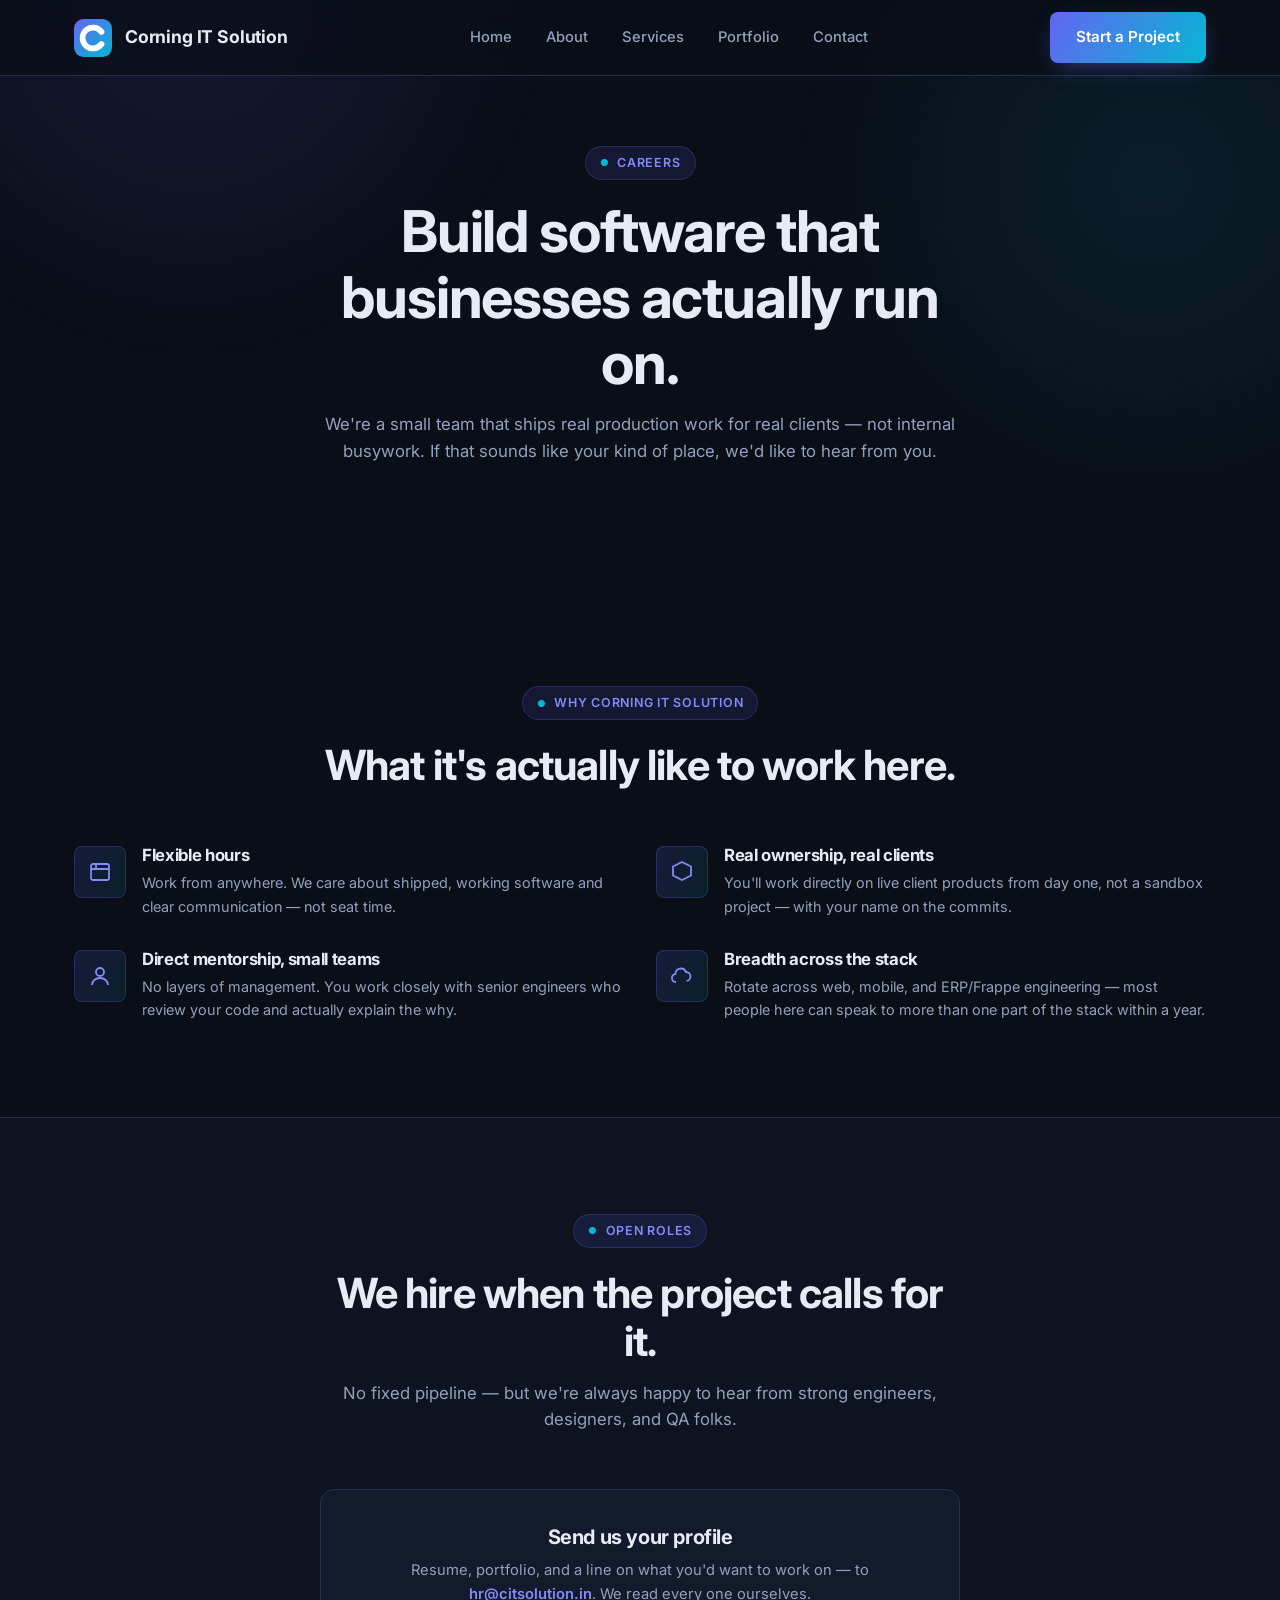
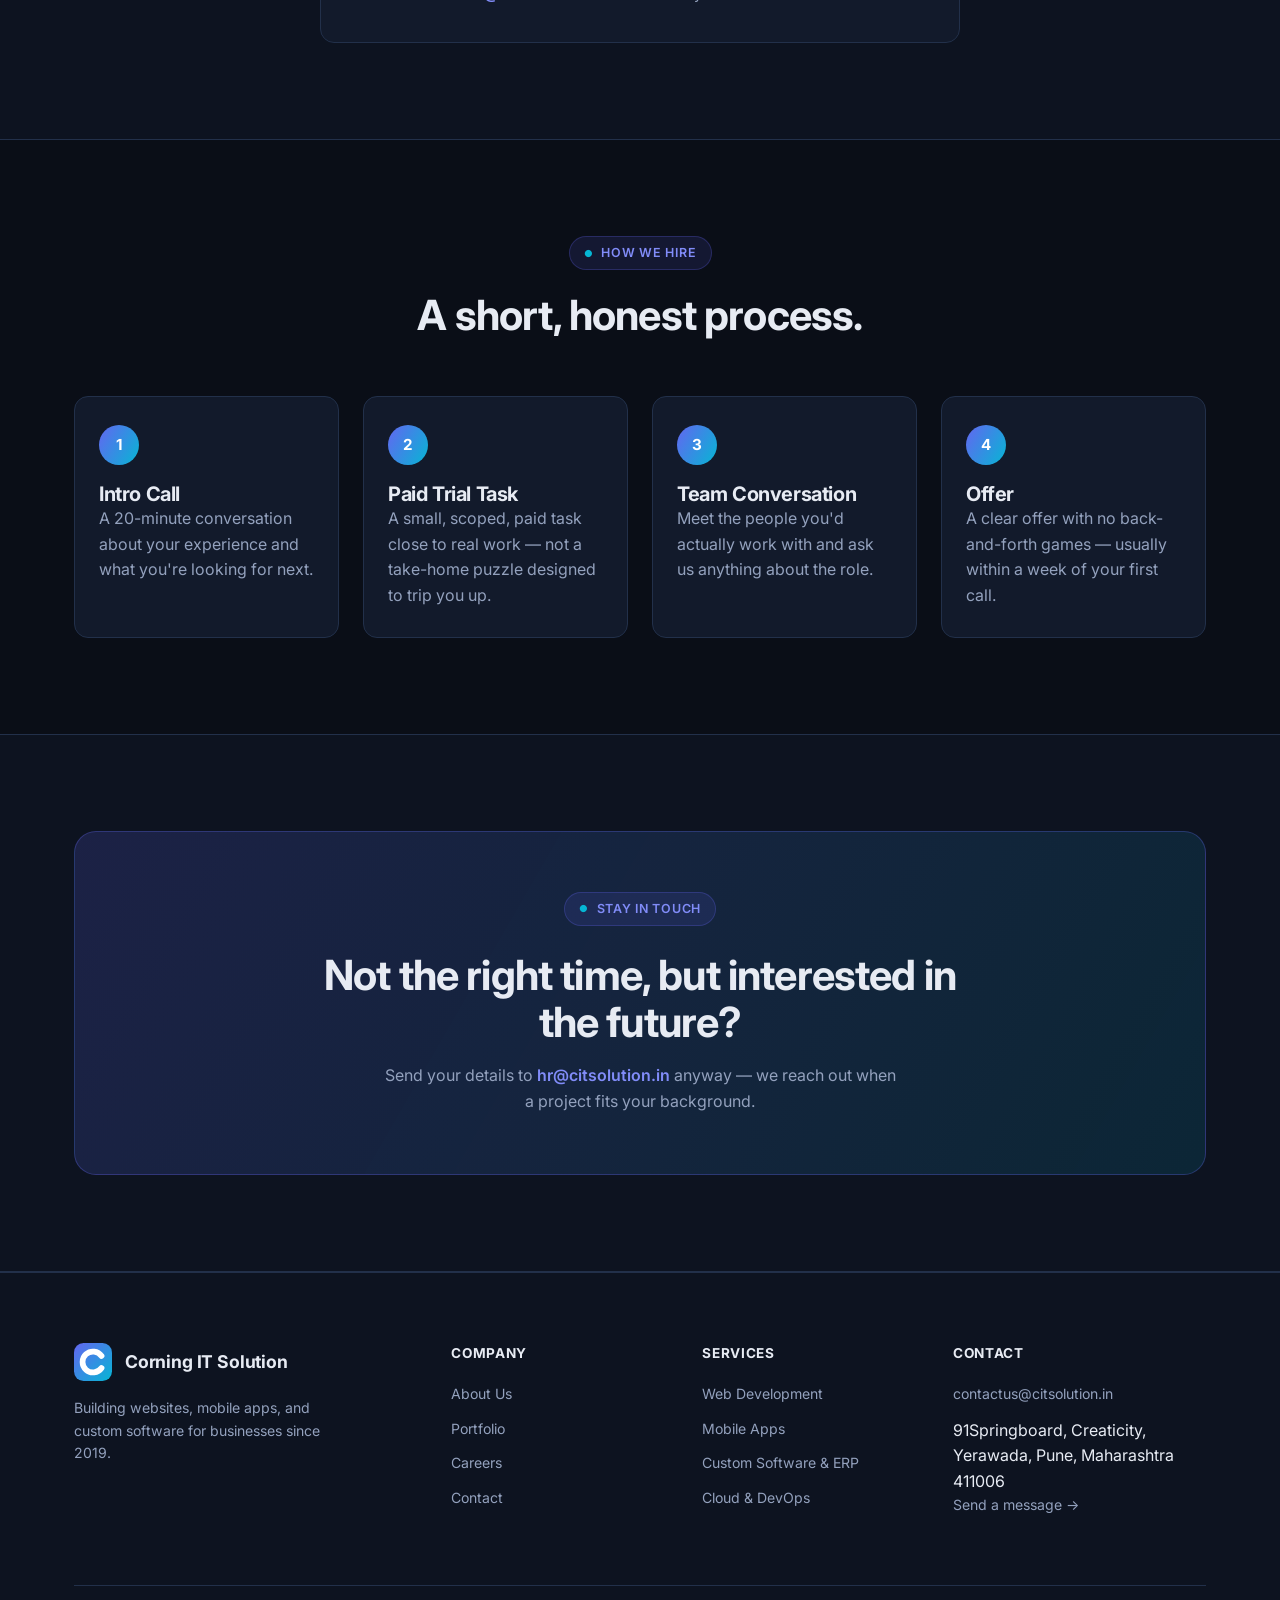
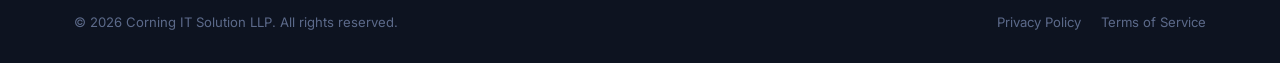
<file: careers.html>
<!DOCTYPE html>
<html lang="en">
<head>
<meta charset="UTF-8">
<meta name="viewport" content="width=device-width, initial-scale=1.0">
<script>document.documentElement.classList.add("js");</script>
<title>Careers | Corning IT Solution</title>
<meta name="description" content="Careers at Corning IT Solution — a small software development team working on real client products in web, mobile, and ERP/Frappe engineering.">
<link rel="icon" type="image/svg+xml" href="assets/logo.svg">
<link rel="preconnect" href="https://fonts.googleapis.com">
<link href="https://fonts.googleapis.com/css2?family=Inter:wght@400;500;600;700;800&display=swap" rel="stylesheet">
<link rel="stylesheet" href="css/style.css">
</head>
<body>

<header class="site-header">
  <div class="container nav">
    <a href="index.html" class="brand">
      <img src="assets/logo.svg" alt="Corning IT Solution logo">
      <span class="brand-text-wrap">Corning IT Solution</span>
    </a>
    <nav class="nav-links">
      <a href="index.html">Home</a>
      <a href="about.html">About</a>
      <a href="services.html">Services</a>
      <a href="portfolio.html">Portfolio</a>
      <a href="contact.html">Contact</a>
    </nav>
    <div class="nav-cta">
      <a href="contact.html" class="btn btn-primary">Start a Project</a>
      <button class="nav-toggle" aria-label="Toggle menu"><span></span></button>
    </div>
  </div>
  <div class="mobile-menu">
    <a href="index.html">Home</a>
    <a href="about.html">About</a>
    <a href="services.html">Services</a>
    <a href="portfolio.html">Portfolio</a>
    <a href="contact.html">Contact</a>
    <a href="contact.html" class="btn btn-primary btn-block">Start a Project</a>
  </div>
</header>

<main>

  <section class="page-hero">
    <div class="container">
      <div class="section-head center reveal">
        <span class="eyebrow">Careers</span>
        <h1>Build software that businesses actually run on.</h1>
        <p>We're a small team that ships real production work for real clients — not internal busywork. If that sounds like your kind of place, we'd like to hear from you.</p>
      </div>
    </div>
  </section>

  <!-- Why work here -->
  <section class="section">
    <div class="container">
      <div class="section-head center reveal">
        <span class="eyebrow">Why Corning IT Solution</span>
        <h2>What it's actually like to work here.</h2>
      </div>
      <div class="grid grid-2" style="gap:32px;">
        <div class="feature-item reveal">
          <div class="icon-box"><svg viewBox="0 0 24 24" fill="none" stroke="currentColor" stroke-width="1.8"><rect x="3" y="4" width="18" height="16" rx="2"/><path d="M3 9h18M8 4v5"/></svg></div>
          <div>
            <h3>Flexible hours</h3>
            <p>Work from anywhere. We care about shipped, working software and clear communication — not seat time.</p>
          </div>
        </div>
        <div class="feature-item reveal">
          <div class="icon-box"><svg viewBox="0 0 24 24" fill="none" stroke="currentColor" stroke-width="1.8"><path d="M12 2l9 4.5v9L12 20l-9-4.5v-9z"/></svg></div>
          <div>
            <h3>Real ownership, real clients</h3>
            <p>You'll work directly on live client products from day one, not a sandbox project — with your name on the commits.</p>
          </div>
        </div>
        <div class="feature-item reveal">
          <div class="icon-box"><svg viewBox="0 0 24 24" fill="none" stroke="currentColor" stroke-width="1.8"><circle cx="12" cy="8" r="4"/><path d="M4 21c0-4 3.5-7 8-7s8 3 8 7"/></svg></div>
          <div>
            <h3>Direct mentorship, small teams</h3>
            <p>No layers of management. You work closely with senior engineers who review your code and actually explain the why.</p>
          </div>
        </div>
        <div class="feature-item reveal">
          <div class="icon-box"><svg viewBox="0 0 24 24" fill="none" stroke="currentColor" stroke-width="1.8"><path d="M6 18a4 4 0 01-.6-7.96A5.5 5.5 0 0116 8a4.5 4.5 0 01.5 8.97"/></svg></div>
          <div>
            <h3>Breadth across the stack</h3>
            <p>Rotate across web, mobile, and ERP/Frappe engineering — most people here can speak to more than one part of the stack within a year.</p>
          </div>
        </div>
      </div>
    </div>
  </section>

  <!-- Open roles -->
  <section class="section section-alt">
    <div class="container">
      <div class="section-head center reveal">
        <span class="eyebrow">Open Roles</span>
        <h2>We hire when the project calls for it.</h2>
        <p>No fixed pipeline — but we're always happy to hear from strong engineers, designers, and QA folks.</p>
      </div>
      <div class="card reveal" style="max-width:640px;margin:0 auto;padding:36px;text-align:center;">
        <h3>Send us your profile</h3>
        <p style="margin-top:10px;font-size:0.92rem;">Resume, portfolio, and a line on what you'd want to work on — to <a href="mailto:hr@citsolution.in?subject=Application%20—%20Open%20to%20Work" style="color:var(--primary-light);font-weight:600;">hr@citsolution.in</a>. We read every one ourselves.</p>
      </div>
    </div>
  </section>

  <!-- How we hire -->
  <section class="section">
    <div class="container">
      <div class="section-head center reveal">
        <span class="eyebrow">How We Hire</span>
        <h2>A short, honest process.</h2>
      </div>
      <div class="steps">
        <div class="step reveal">
          <div class="step-num">1</div>
          <h3>Intro Call</h3>
          <p>A 20-minute conversation about your experience and what you're looking for next.</p>
        </div>
        <div class="step reveal">
          <div class="step-num">2</div>
          <h3>Paid Trial Task</h3>
          <p>A small, scoped, paid task close to real work — not a take-home puzzle designed to trip you up.</p>
        </div>
        <div class="step reveal">
          <div class="step-num">3</div>
          <h3>Team Conversation</h3>
          <p>Meet the people you'd actually work with and ask us anything about the role.</p>
        </div>
        <div class="step reveal">
          <div class="step-num">4</div>
          <h3>Offer</h3>
          <p>A clear offer with no back-and-forth games — usually within a week of your first call.</p>
        </div>
      </div>
    </div>
  </section>

  <!-- CTA -->
  <section class="section section-alt">
    <div class="container">
      <div class="cta-band reveal">
        <span class="eyebrow">Stay In Touch</span>
        <h2>Not the right time, but interested in the future?</h2>
        <p>Send your details to <a href="mailto:hr@citsolution.in?subject=Application%20—%20Open%20to%20Work" style="color:var(--primary-light);font-weight:600;">hr@citsolution.in</a> anyway — we reach out when a project fits your background.</p>
      </div>
    </div>
  </section>

</main>

<footer class="site-footer">
  <div class="container">
    <div class="footer-grid">
      <div class="footer-brand">
        <a href="index.html" class="brand">
          <img src="assets/logo.svg" alt="Corning IT Solution logo">
          <span class="brand-text-wrap">Corning IT Solution</span>
        </a>
        <p>Building websites, mobile apps, and custom software for businesses since 2019.</p>
      </div>
      <div class="footer-col">
        <h5>Company</h5>
        <a href="about.html">About Us</a>
        <a href="portfolio.html">Portfolio</a>
        <a href="careers.html">Careers</a>
        <a href="contact.html">Contact</a>
      </div>
      <div class="footer-col">
        <h5>Services</h5>
        <a href="services.html">Web Development</a>
        <a href="services.html">Mobile Apps</a>
        <a href="services.html">Custom Software &amp; ERP</a>
        <a href="services.html">Cloud &amp; DevOps</a>
      </div>
      <div class="footer-col">
        <h5>Contact</h5>
        <a href="mailto:contactus@citsolution.in">contactus@citsolution.in</a>
        <span>91Springboard, Creaticity, Yerawada, Pune, Maharashtra 411006</span>
        <a href="contact.html">Send a message →</a>
      </div>
    </div>
    <div class="footer-bottom">
      <span>© <span id="year">2026</span> Corning IT Solution LLP. All rights reserved.</span>
      <span class="legal-links"><a href="privacy.html">Privacy Policy</a><a href="terms.html">Terms of Service</a></span>
    </div>
  </div>
</footer>

<script src="js/main.js"></script>
</body>
</html>
</file>
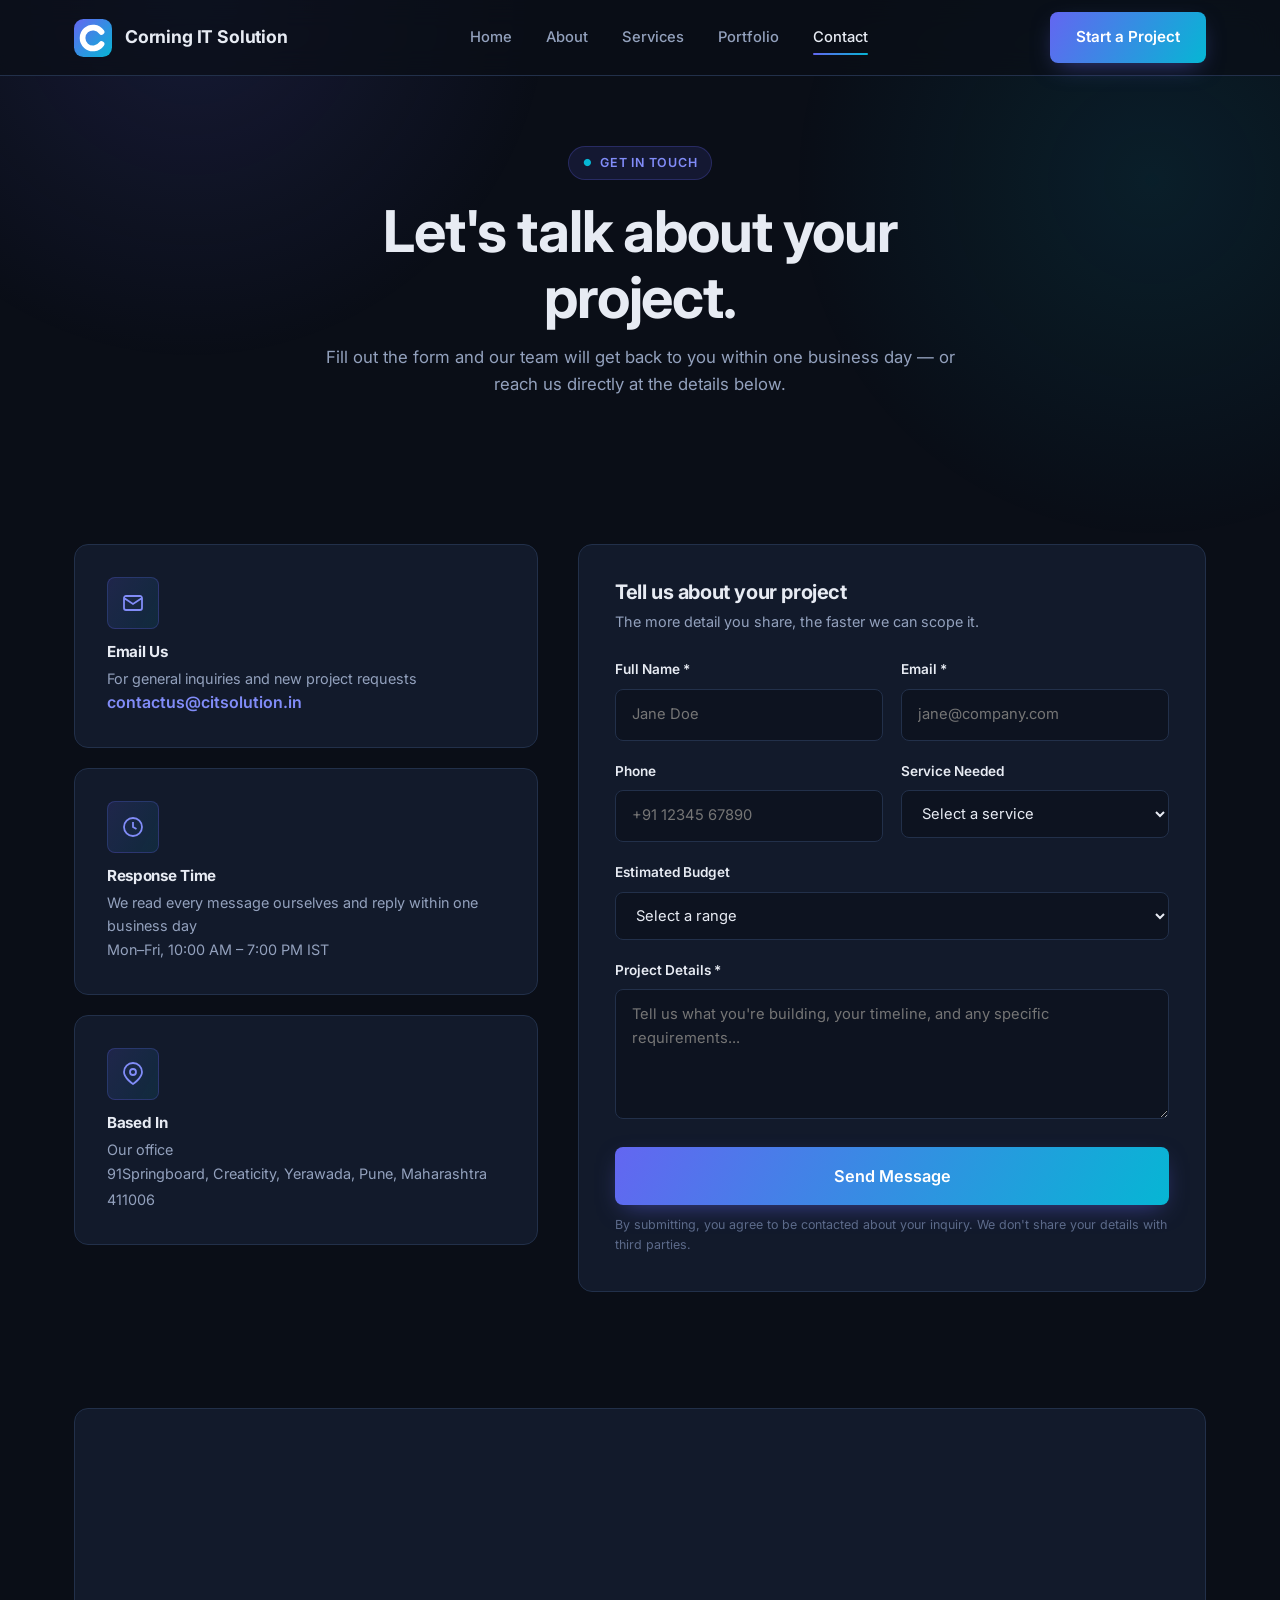
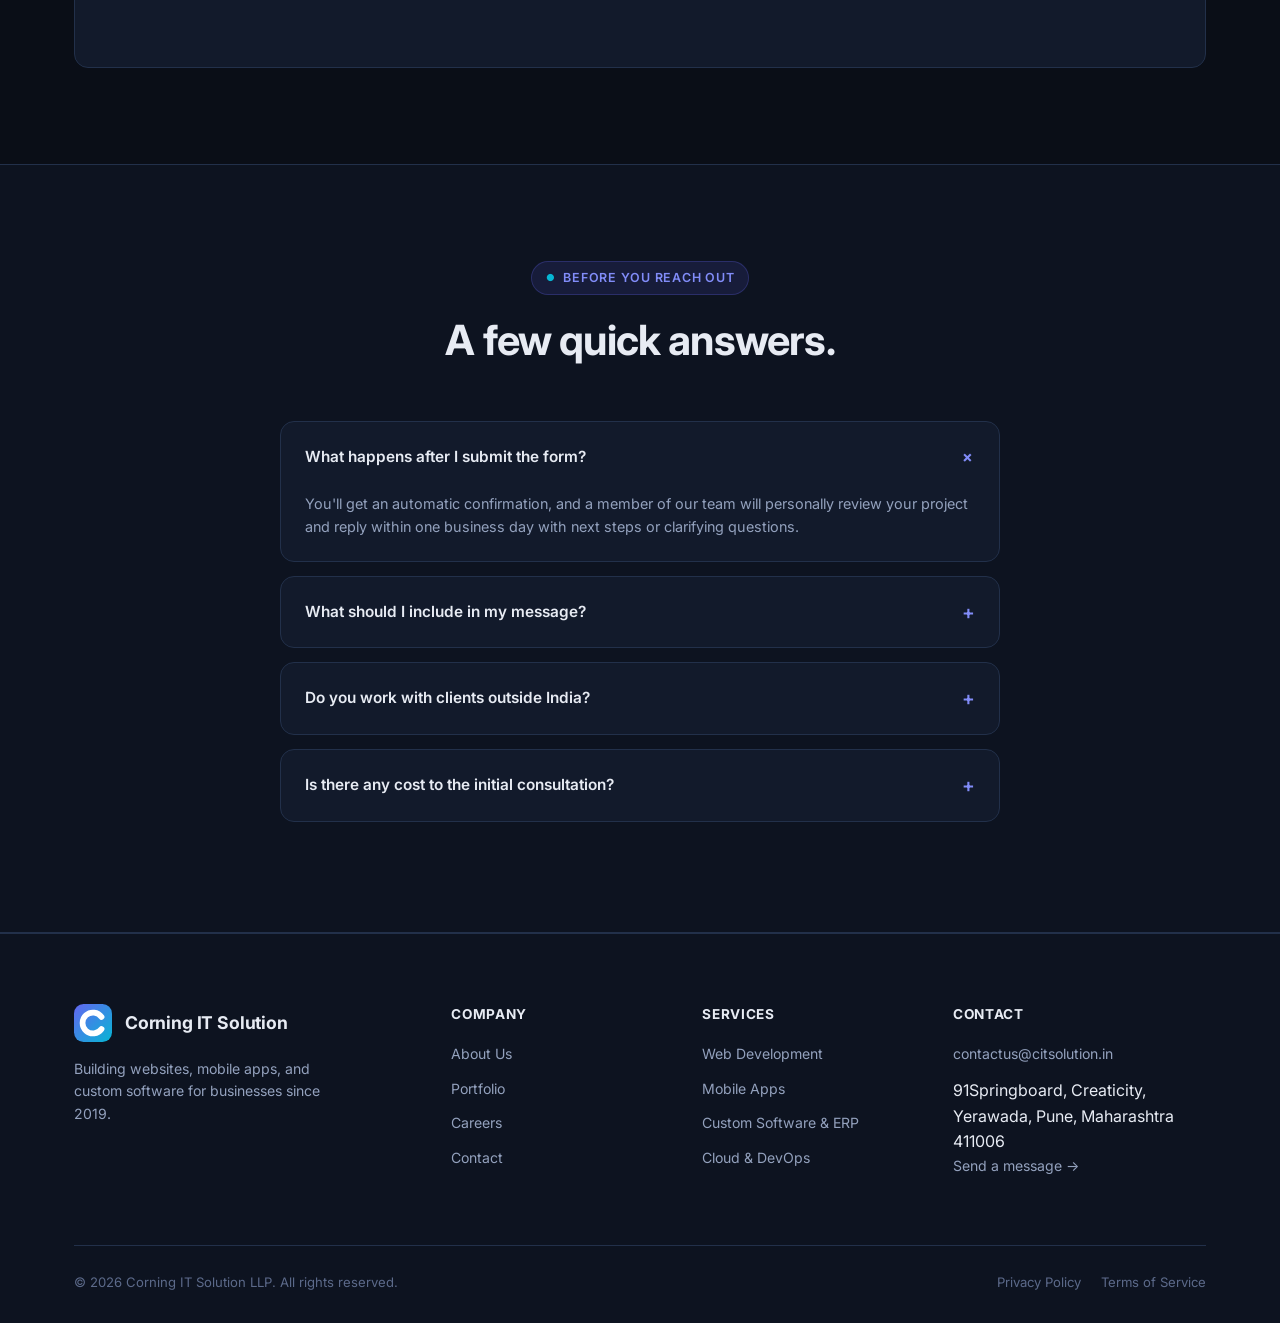
<file: contact.html>
<!DOCTYPE html>
<html lang="en">
<head>
<meta charset="UTF-8">
<meta name="viewport" content="width=device-width, initial-scale=1.0">
<script>document.documentElement.classList.add("js");</script>
<title>Contact Us | Corning IT Solution</title>
<meta name="description" content="Get in touch with Corning IT Solution. Tell us about your website, app, or custom software project and we'll respond within one business day.">
<link rel="icon" type="image/svg+xml" href="assets/logo.svg">
<link rel="preconnect" href="https://fonts.googleapis.com">
<link href="https://fonts.googleapis.com/css2?family=Inter:wght@400;500;600;700;800&display=swap" rel="stylesheet">
<link rel="stylesheet" href="css/style.css">
</head>
<body>

<header class="site-header">
  <div class="container nav">
    <a href="index.html" class="brand">
      <img src="assets/logo.svg" alt="Corning IT Solution logo">
      <span class="brand-text-wrap">Corning IT Solution</span>
    </a>
    <nav class="nav-links">
      <a href="index.html">Home</a>
      <a href="about.html">About</a>
      <a href="services.html">Services</a>
      <a href="portfolio.html">Portfolio</a>
      <a href="contact.html" class="active">Contact</a>
    </nav>
    <div class="nav-cta">
      <a href="contact.html" class="btn btn-primary">Start a Project</a>
      <button class="nav-toggle" aria-label="Toggle menu"><span></span></button>
    </div>
  </div>
  <div class="mobile-menu">
    <a href="index.html">Home</a>
    <a href="about.html">About</a>
    <a href="services.html">Services</a>
    <a href="portfolio.html">Portfolio</a>
    <a href="contact.html">Contact</a>
    <a href="contact.html" class="btn btn-primary btn-block">Start a Project</a>
  </div>
</header>

<main>

  <section class="page-hero">
    <div class="container">
      <div class="section-head center reveal">
        <span class="eyebrow">Get In Touch</span>
        <h1>Let's talk about your project.</h1>
        <p>Fill out the form and our team will get back to you within one business day — or reach us directly at the details below.</p>
      </div>
    </div>
  </section>

  <section class="section" style="padding-top:20px;">
    <div class="container contact-grid">

      <!-- Contact info -->
      <div class="reveal">
        <div class="card contact-info-card">
          <div class="icon-box"><svg viewBox="0 0 24 24" fill="none" stroke="currentColor" stroke-width="1.8"><path d="M4 4h16v16H4z" opacity="0"/><path d="M3 7l9 6 9-6M3 7v10a2 2 0 002 2h14a2 2 0 002-2V7a2 2 0 00-2-2H5a2 2 0 00-2 2z"/></svg></div>
          <h4>Email Us</h4>
          <p>For general inquiries and new project requests</p>
          <a href="mailto:contactus@citsolution.in">contactus@citsolution.in</a>
        </div>
        <div class="card contact-info-card">
          <div class="icon-box"><svg viewBox="0 0 24 24" fill="none" stroke="currentColor" stroke-width="1.8"><circle cx="12" cy="12" r="9"/><path d="M12 7v5l3.5 2"/></svg></div>
          <h4>Response Time</h4>
          <p>We read every message ourselves and reply within one business day</p>
          <span style="color:var(--text-muted); font-size:0.9rem;">Mon–Fri, 10:00 AM – 7:00 PM IST</span>
        </div>
        <div class="card contact-info-card">
          <div class="icon-box"><svg viewBox="0 0 24 24" fill="none" stroke="currentColor" stroke-width="1.8"><path d="M21 10c0 6-9 12-9 12s-9-6-9-12a9 9 0 1118 0z"/><circle cx="12" cy="10" r="3"/></svg></div>
          <h4>Based In</h4>
          <p>Our office</p>
          <span style="color:var(--text-muted); font-size:0.9rem;">91Springboard, Creaticity, Yerawada, Pune, Maharashtra 411006</span>
        </div>
      </div>

      <!-- Form -->
      <div class="reveal">
        <div class="card form-card">
          <h3 style="margin-bottom:6px;">Tell us about your project</h3>
          <p style="margin-bottom:26px; font-size:0.9rem;">The more detail you share, the faster we can scope it.</p>

          <form id="contact-form" action="https://formspree.io/f/YOUR_FORM_ID" method="POST">
            <div class="form-row">
              <div class="form-group">
                <label for="name">Full Name *</label>
                <input type="text" id="name" name="name" placeholder="Jane Doe" required>
              </div>
              <div class="form-group">
                <label for="email">Email *</label>
                <input type="email" id="email" name="email" placeholder="jane@company.com" required>
              </div>
            </div>
            <div class="form-row">
              <div class="form-group">
                <label for="phone">Phone</label>
                <input type="tel" id="phone" name="phone" placeholder="+91 12345 67890">
              </div>
              <div class="form-group">
                <label for="service">Service Needed</label>
                <select id="service" name="service">
                  <option value="">Select a service</option>
                  <option value="Website Development">Website Development</option>
                  <option value="Mobile App Development">Mobile App Development</option>
                  <option value="Custom Software">Custom Software</option>
                  <option value="UI/UX Design">UI/UX Design</option>
                  <option value="Cloud & DevOps">Cloud &amp; DevOps</option>
                  <option value="Other">Other</option>
                </select>
              </div>
            </div>
            <div class="form-group">
              <label for="budget">Estimated Budget</label>
              <select id="budget" name="budget">
                <option value="">Select a range</option>
                <option value="Under ₹1,00,000">Under ₹1,00,000</option>
                <option value="₹1,00,000 – ₹5,00,000">₹1,00,000 – ₹5,00,000</option>
                <option value="₹5,00,000 – ₹15,00,000">₹5,00,000 – ₹15,00,000</option>
                <option value="₹15,00,000+">₹15,00,000+</option>
              </select>
            </div>
            <div class="form-group">
              <label for="message">Project Details *</label>
              <textarea id="message" name="message" placeholder="Tell us what you're building, your timeline, and any specific requirements..." required></textarea>
            </div>
            <input type="hidden" name="_subject" value="New project inquiry — citsolution.in">
            <button type="submit" class="btn btn-primary btn-block btn-lg">Send Message</button>
            <p class="form-note">By submitting, you agree to be contacted about your inquiry. We don't share your details with third parties.</p>
            <div id="form-status" class="form-status"></div>
          </form>
        </div>
      </div>

    </div>
  </section>

  <!-- Map -->
  <section class="section" style="padding-top:0;">
    <div class="container">
      <div class="map-embed reveal">
        <iframe src="https://www.google.com/maps?q=91Springboard,Creaticity,Yerawada,Pune,Maharashtra+411006&output=embed" loading="lazy" referrerpolicy="no-referrer-when-downgrade" title="Corning IT Solution — 91Springboard, Creaticity, Yerawada, Pune, Maharashtra 411006"></iframe>
      </div>
    </div>
  </section>

  <!-- Contact FAQ -->
  <section class="section section-alt">
    <div class="container">
      <div class="section-head center reveal">
        <span class="eyebrow">Before You Reach Out</span>
        <h2>A few quick answers.</h2>
      </div>
      <div style="max-width:720px;margin:0 auto;">
        <div class="faq-item reveal open">
          <div class="faq-q"><span>What happens after I submit the form?</span><span class="plus">+</span></div>
          <div class="faq-a"><p>You'll get an automatic confirmation, and a member of our team will personally review your project and reply within one business day with next steps or clarifying questions.</p></div>
        </div>
        <div class="faq-item reveal">
          <div class="faq-q"><span>What should I include in my message?</span><span class="plus">+</span></div>
          <div class="faq-a"><p>A short description of what you're building, your rough timeline, and your budget range is enough for us to give you a meaningful first response — you don't need a full spec ready.</p></div>
        </div>
        <div class="faq-item reveal">
          <div class="faq-q"><span>Do you work with clients outside India?</span><span class="plus">+</span></div>
          <div class="faq-a"><p>Yes. We work with clients across time zones and run projects fully remotely, with scheduled calls to fit your working hours.</p></div>
        </div>
        <div class="faq-item reveal">
          <div class="faq-q"><span>Is there any cost to the initial consultation?</span><span class="plus">+</span></div>
          <div class="faq-a"><p>No. The first call and the resulting scope/estimate are free — you only engage us once you're happy with the proposal.</p></div>
        </div>
      </div>
    </div>
  </section>

</main>

<footer class="site-footer">
  <div class="container">
    <div class="footer-grid">
      <div class="footer-brand">
        <a href="index.html" class="brand">
          <img src="assets/logo.svg" alt="Corning IT Solution logo">
          <span class="brand-text-wrap">Corning IT Solution</span>
        </a>
        <p>Building websites, mobile apps, and custom software for businesses since 2019.</p>
      </div>
      <div class="footer-col">
        <h5>Company</h5>
        <a href="about.html">About Us</a>
        <a href="portfolio.html">Portfolio</a>
        <a href="careers.html">Careers</a>
        <a href="contact.html">Contact</a>
      </div>
      <div class="footer-col">
        <h5>Services</h5>
        <a href="services.html">Web Development</a>
        <a href="services.html">Mobile Apps</a>
        <a href="services.html">Custom Software &amp; ERP</a>
        <a href="services.html">Cloud &amp; DevOps</a>
      </div>
      <div class="footer-col">
        <h5>Contact</h5>
        <a href="mailto:contactus@citsolution.in">contactus@citsolution.in</a>
        <span>91Springboard, Creaticity, Yerawada, Pune, Maharashtra 411006</span>
        <a href="contact.html">Send a message →</a>
      </div>
    </div>
    <div class="footer-bottom">
      <span>© <span id="year">2026</span> Corning IT Solution LLP. All rights reserved.</span>
      <span class="legal-links"><a href="privacy.html">Privacy Policy</a><a href="terms.html">Terms of Service</a></span>
    </div>
  </div>
</footer>

<script src="js/main.js"></script>
</body>
</html>
</file>
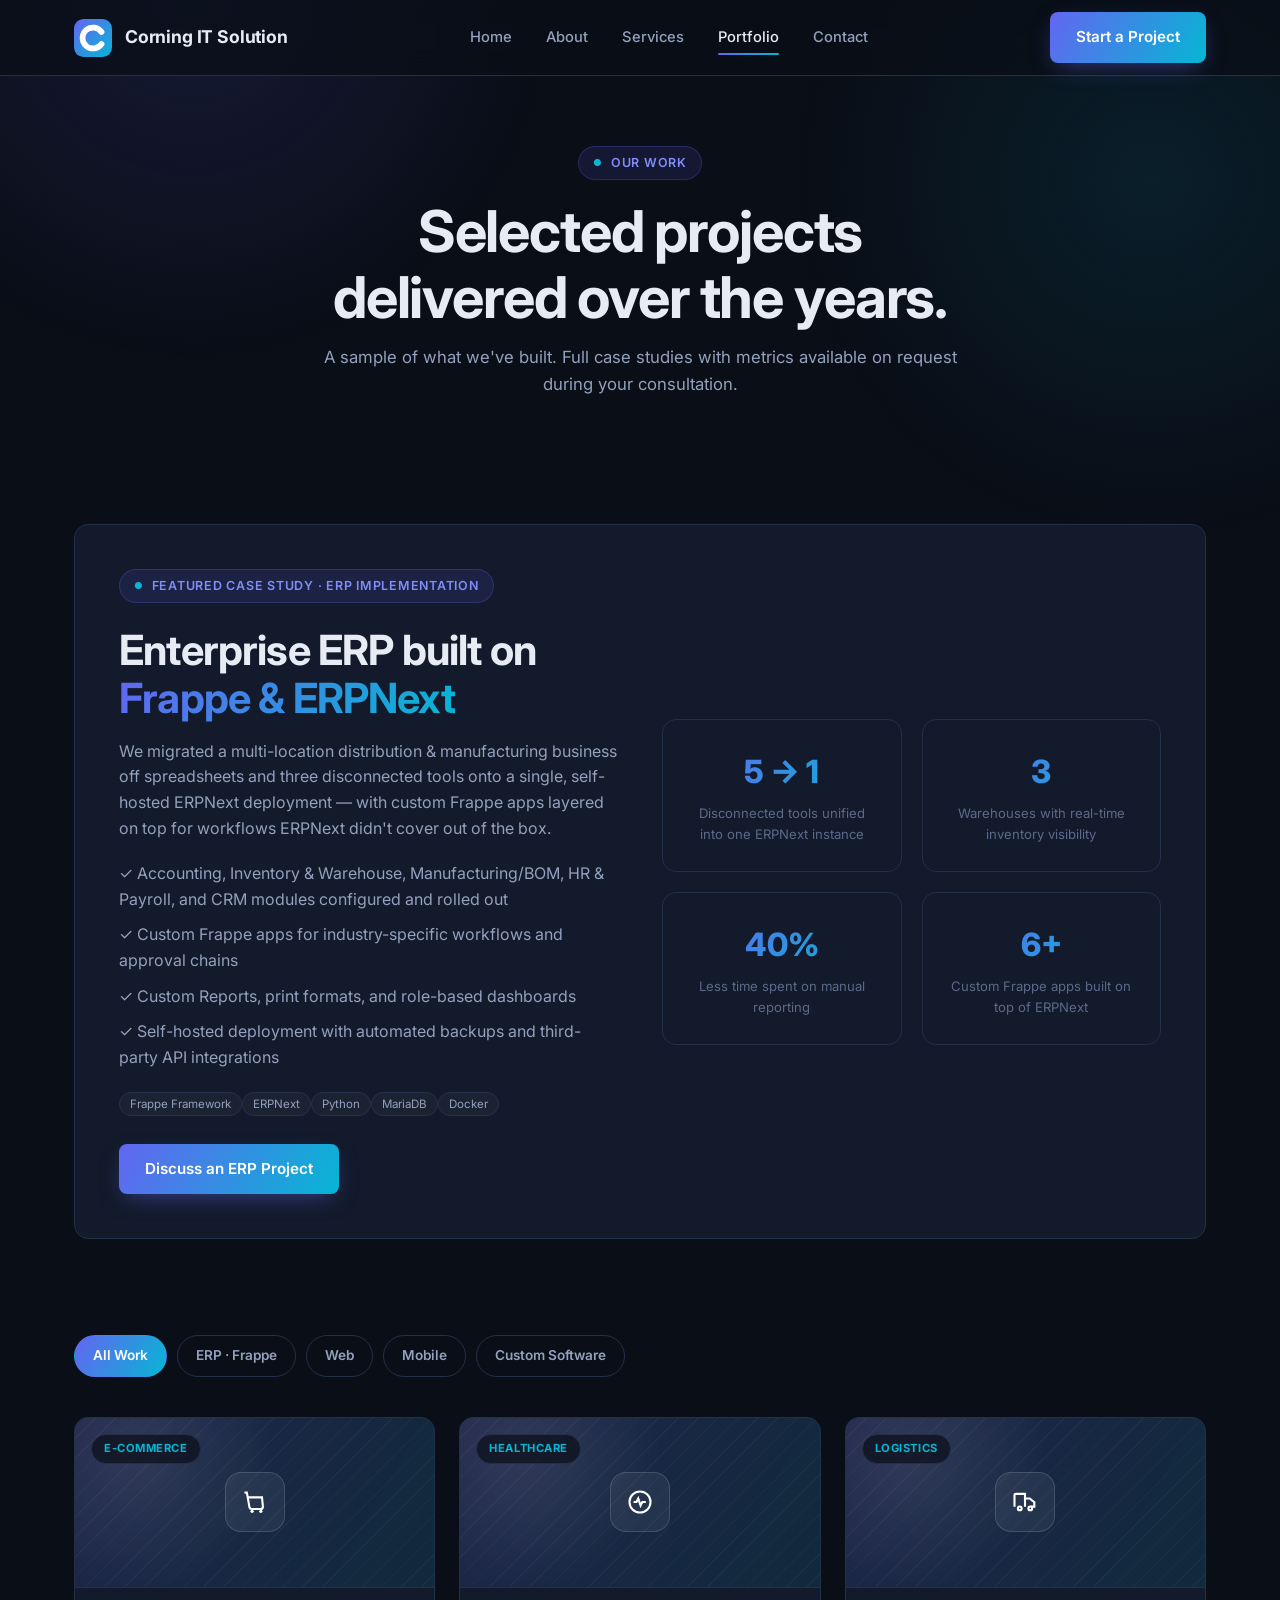
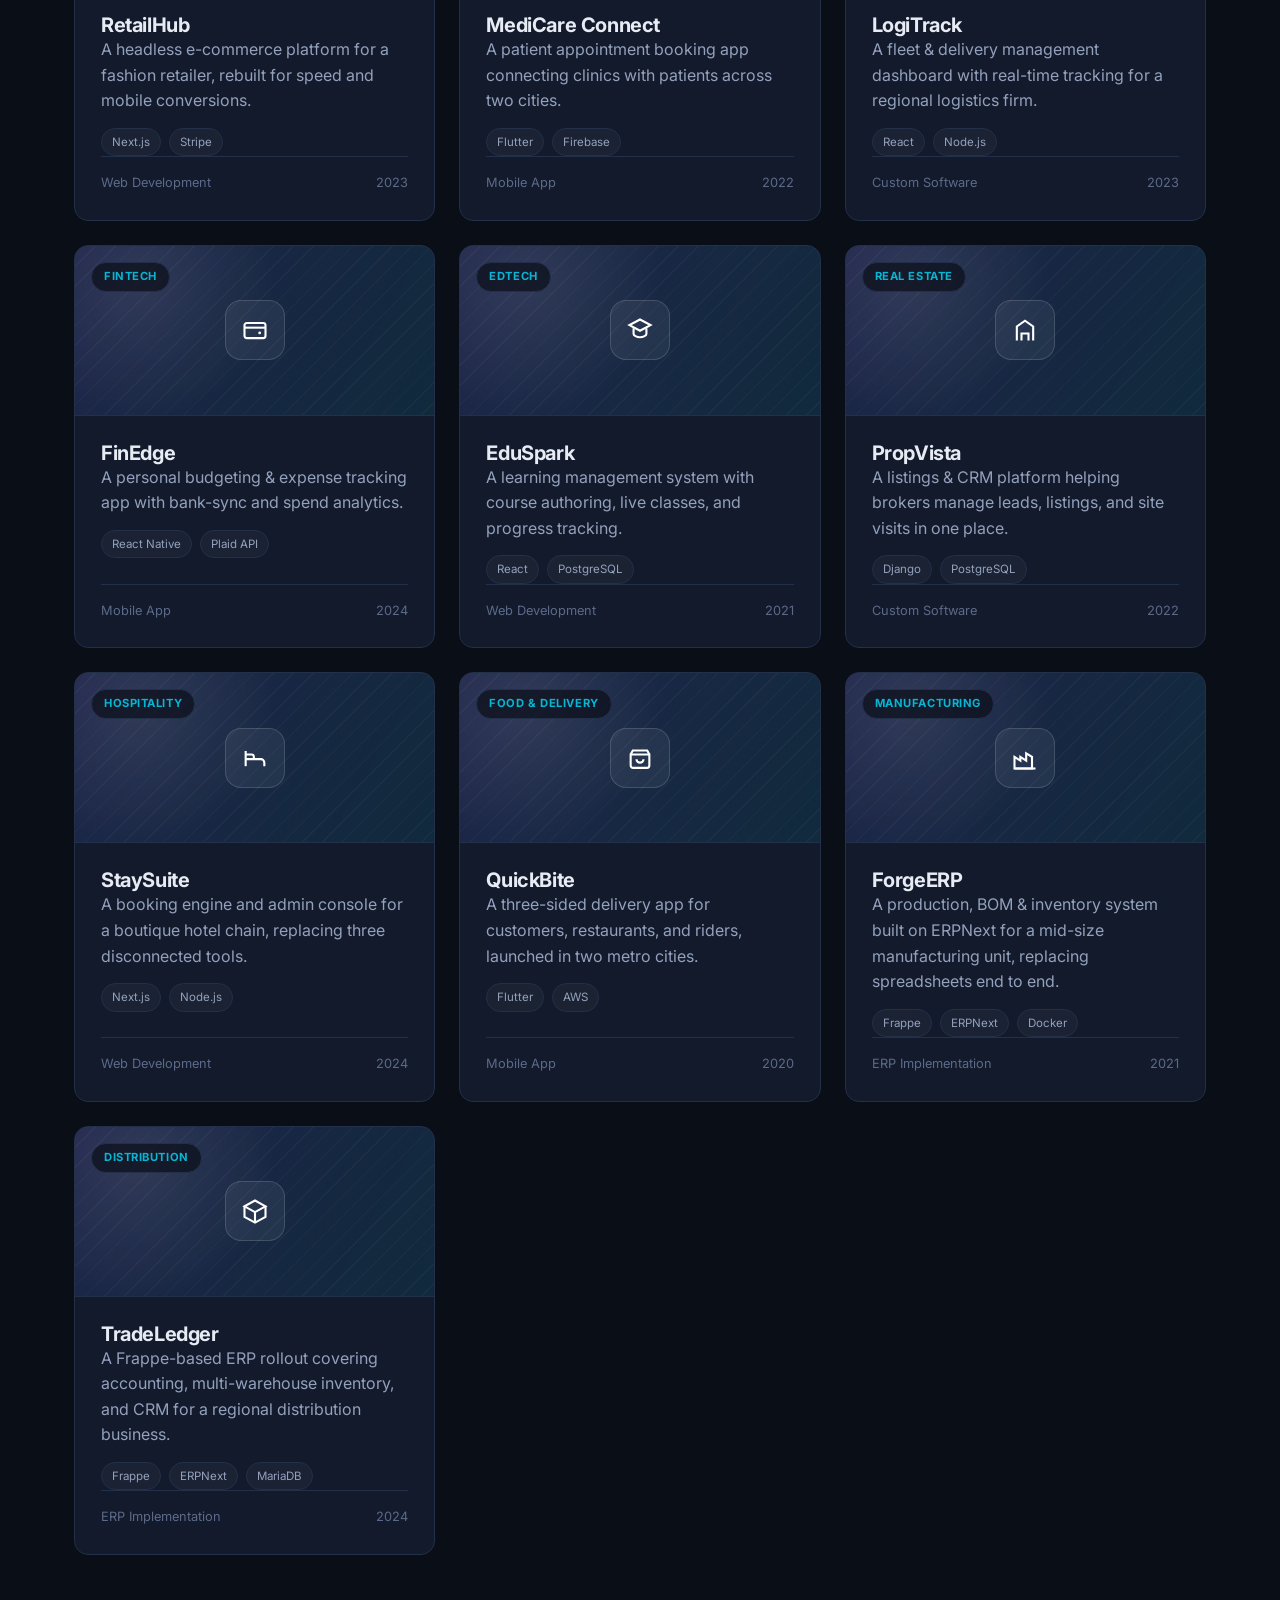
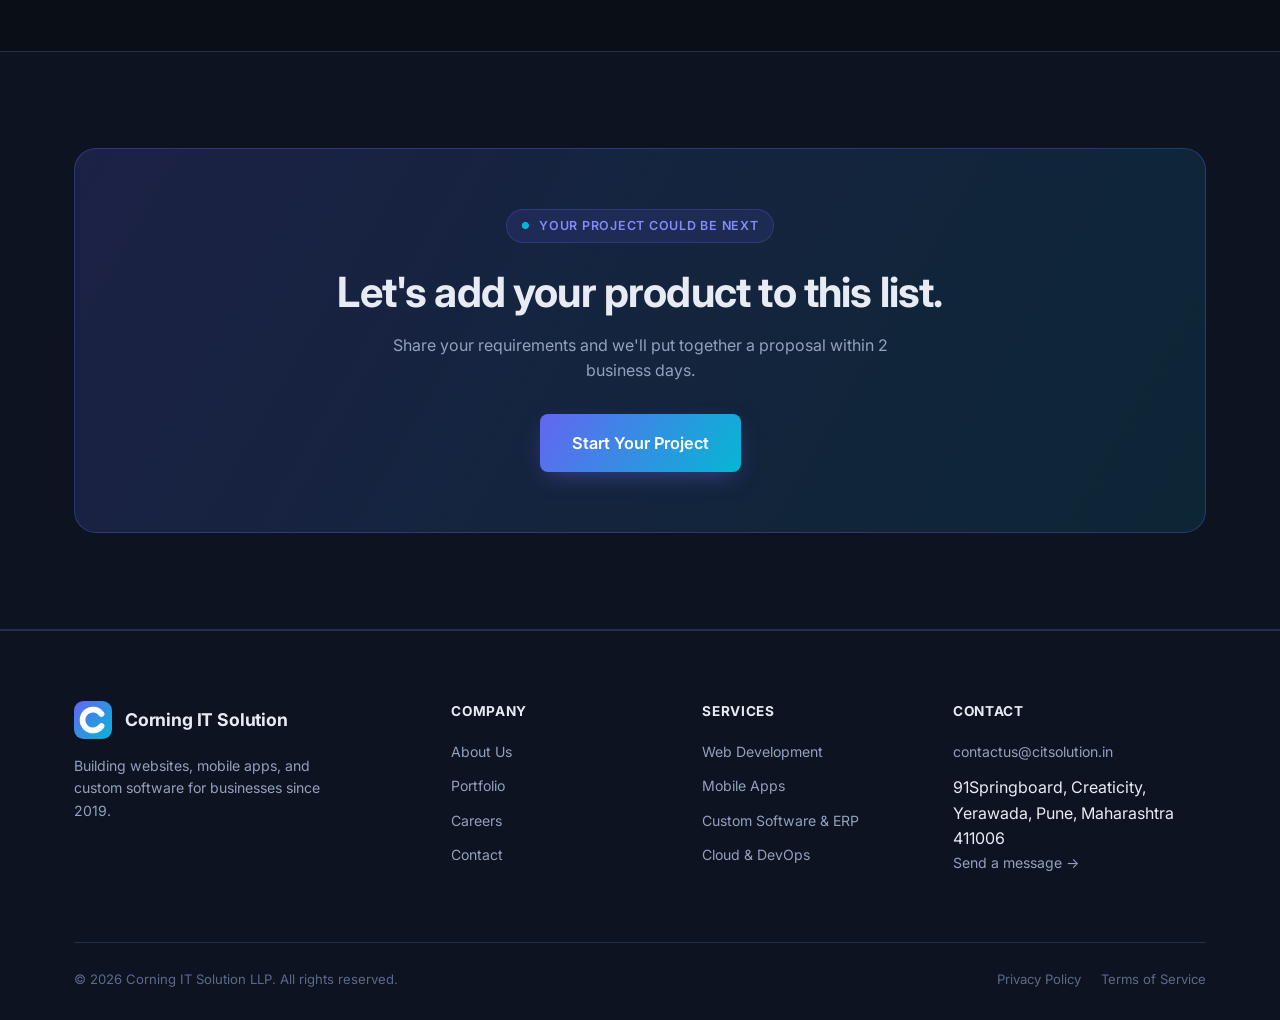
<file: portfolio.html>
<!DOCTYPE html>
<html lang="en">
<head>
<meta charset="UTF-8">
<meta name="viewport" content="width=device-width, initial-scale=1.0">
<script>document.documentElement.classList.add("js");</script>
<title>Portfolio | Corning IT Solution</title>
<meta name="description" content="Explore Corning IT Solution's selected work, including ERP implementations on Frappe &amp; ERPNext, across e-commerce, healthcare, logistics, and manufacturing — 60+ projects delivered since 2019.">
<link rel="icon" type="image/svg+xml" href="assets/logo.svg">
<link rel="preconnect" href="https://fonts.googleapis.com">
<link href="https://fonts.googleapis.com/css2?family=Inter:wght@400;500;600;700;800&display=swap" rel="stylesheet">
<link rel="stylesheet" href="css/style.css">
</head>
<body>

<header class="site-header">
  <div class="container nav">
    <a href="index.html" class="brand">
      <img src="assets/logo.svg" alt="Corning IT Solution logo">
      <span class="brand-text-wrap">Corning IT Solution</span>
    </a>
    <nav class="nav-links">
      <a href="index.html">Home</a>
      <a href="about.html">About</a>
      <a href="services.html">Services</a>
      <a href="portfolio.html" class="active">Portfolio</a>
      <a href="contact.html">Contact</a>
    </nav>
    <div class="nav-cta">
      <a href="contact.html" class="btn btn-primary">Start a Project</a>
      <button class="nav-toggle" aria-label="Toggle menu"><span></span></button>
    </div>
  </div>
  <div class="mobile-menu">
    <a href="index.html">Home</a>
    <a href="about.html">About</a>
    <a href="services.html">Services</a>
    <a href="portfolio.html">Portfolio</a>
    <a href="contact.html">Contact</a>
    <a href="contact.html" class="btn btn-primary btn-block">Start a Project</a>
  </div>
</header>

<main>

  <section class="page-hero">
    <div class="container">
      <div class="section-head center reveal">
        <span class="eyebrow">Our Work</span>
        <h1>Selected projects delivered over the years.</h1>
        <p>A sample of what we've built. Full case studies with metrics available on request during your consultation.</p>
      </div>
    </div>
  </section>

  <!-- Featured ERP case study -->
  <section class="section" style="padding-top:0;">
    <div class="container">
      <div class="card reveal" style="padding:44px;">
        <div class="grid grid-2" style="align-items:center; gap:44px;">
          <div>
            <span class="eyebrow">Featured Case Study · ERP Implementation</span>
            <h2 style="margin-top:6px;">Enterprise ERP built on <span class="gradient-text">Frappe &amp; ERPNext</span></h2>
            <p style="margin-top:16px;">We migrated a multi-location distribution &amp; manufacturing business off spreadsheets and three disconnected tools onto a single, self-hosted ERPNext deployment — with custom Frappe apps layered on top for workflows ERPNext didn't cover out of the box.</p>
            <ul style="margin-top:20px;">
              <li style="color:var(--text-muted);margin-bottom:10px;">✓ Accounting, Inventory &amp; Warehouse, Manufacturing/BOM, HR &amp; Payroll, and CRM modules configured and rolled out</li>
              <li style="color:var(--text-muted);margin-bottom:10px;">✓ Custom Frappe apps for industry-specific workflows and approval chains</li>
              <li style="color:var(--text-muted);margin-bottom:10px;">✓ Custom Reports, print formats, and role-based dashboards</li>
              <li style="color:var(--text-muted);margin-bottom:10px;">✓ Self-hosted deployment with automated backups and third-party API integrations</li>
            </ul>
            <div class="tags" style="margin-top:20px;">
              <span class="tag">Frappe Framework</span><span class="tag">ERPNext</span><span class="tag">Python</span><span class="tag">MariaDB</span><span class="tag">Docker</span>
            </div>
            <div class="hero-actions" style="margin-top:28px;">
              <a href="contact.html" class="btn btn-primary">Discuss an ERP Project</a>
            </div>
          </div>
          <div class="grid" style="grid-template-columns:1fr 1fr; gap:20px;">
            <div class="card" style="padding:26px; text-align:center;">
              <div class="num gradient-text" style="font-size:2rem;font-weight:800;">5 → 1</div>
              <div class="lbl" style="color:var(--text-dim);font-size:0.82rem;margin-top:6px;">Disconnected tools unified into one ERPNext instance</div>
            </div>
            <div class="card" style="padding:26px; text-align:center;">
              <div class="num gradient-text" style="font-size:2rem;font-weight:800;">3</div>
              <div class="lbl" style="color:var(--text-dim);font-size:0.82rem;margin-top:6px;">Warehouses with real-time inventory visibility</div>
            </div>
            <div class="card" style="padding:26px; text-align:center;">
              <div class="num gradient-text" style="font-size:2rem;font-weight:800;">40%</div>
              <div class="lbl" style="color:var(--text-dim);font-size:0.82rem;margin-top:6px;">Less time spent on manual reporting</div>
            </div>
            <div class="card" style="padding:26px; text-align:center;">
              <div class="num gradient-text" style="font-size:2rem;font-weight:800;">6+</div>
              <div class="lbl" style="color:var(--text-dim);font-size:0.82rem;margin-top:6px;">Custom Frappe apps built on top of ERPNext</div>
            </div>
          </div>
        </div>
      </div>
    </div>
  </section>

  <section class="section" style="padding-top:0;">
    <div class="container">

      <div class="filter-tabs reveal">
        <button class="filter-tab active" data-filter="all">All Work</button>
        <button class="filter-tab" data-filter="erp">ERP · Frappe</button>
        <button class="filter-tab" data-filter="web">Web</button>
        <button class="filter-tab" data-filter="mobile">Mobile</button>
        <button class="filter-tab" data-filter="software">Custom Software</button>
      </div>

      <div class="grid grid-3">

        <div class="card portfolio-card reveal" data-category="web">
          <div class="portfolio-thumb"><span class="cat-badge">E-Commerce</span><span class="thumb-icon"><svg viewBox="0 0 24 24" fill="none" stroke="currentColor" stroke-width="1.8"><path d="M3 4h2l2.2 12.2a2 2 0 002 1.8h7.6a2 2 0 002-1.7L18 8H6"/><circle cx="9.5" cy="20" r="1.4" fill="currentColor" stroke="none"/><circle cx="17" cy="20" r="1.4" fill="currentColor" stroke="none"/></svg></span></div>
          <div class="portfolio-body">
            <h3>RetailHub</h3>
            <p>A headless e-commerce platform for a fashion retailer, rebuilt for speed and mobile conversions.</p>
            <div class="tags"><span class="tag">Next.js</span><span class="tag">Stripe</span></div>
            <div class="portfolio-meta"><span>Web Development</span><span>2023</span></div>
          </div>
        </div>

        <div class="card portfolio-card reveal" data-category="mobile">
          <div class="portfolio-thumb"><span class="cat-badge">Healthcare</span><span class="thumb-icon"><svg viewBox="0 0 24 24" fill="none" stroke="currentColor" stroke-width="1.8"><circle cx="12" cy="12" r="9"/><path d="M6.5 12h2.5l1.5-3 2 6 1.5-3h3"/></svg></span></div>
          <div class="portfolio-body">
            <h3>MediCare Connect</h3>
            <p>A patient appointment booking app connecting clinics with patients across two cities.</p>
            <div class="tags"><span class="tag">Flutter</span><span class="tag">Firebase</span></div>
            <div class="portfolio-meta"><span>Mobile App</span><span>2022</span></div>
          </div>
        </div>

        <div class="card portfolio-card reveal" data-category="software">
          <div class="portfolio-thumb"><span class="cat-badge">Logistics</span><span class="thumb-icon"><svg viewBox="0 0 24 24" fill="none" stroke="currentColor" stroke-width="1.8"><path d="M3 16V6a1 1 0 011-1h8v11"/><path d="M12 9h4l4 3.2V16h-3"/><circle cx="7.5" cy="17.5" r="1.6"/><circle cx="16.5" cy="17.5" r="1.6"/></svg></span></div>
          <div class="portfolio-body">
            <h3>LogiTrack</h3>
            <p>A fleet &amp; delivery management dashboard with real-time tracking for a regional logistics firm.</p>
            <div class="tags"><span class="tag">React</span><span class="tag">Node.js</span></div>
            <div class="portfolio-meta"><span>Custom Software</span><span>2023</span></div>
          </div>
        </div>

        <div class="card portfolio-card reveal" data-category="mobile">
          <div class="portfolio-thumb"><span class="cat-badge">Fintech</span><span class="thumb-icon"><svg viewBox="0 0 24 24" fill="none" stroke="currentColor" stroke-width="1.8"><rect x="3" y="6" width="18" height="13" rx="2"/><path d="M3 10h18"/><circle cx="16" cy="14.5" r="1.2" fill="currentColor" stroke="none"/></svg></span></div>
          <div class="portfolio-body">
            <h3>FinEdge</h3>
            <p>A personal budgeting &amp; expense tracking app with bank-sync and spend analytics.</p>
            <div class="tags"><span class="tag">React Native</span><span class="tag">Plaid API</span></div>
            <div class="portfolio-meta"><span>Mobile App</span><span>2024</span></div>
          </div>
        </div>

        <div class="card portfolio-card reveal" data-category="web">
          <div class="portfolio-thumb"><span class="cat-badge">EdTech</span><span class="thumb-icon"><svg viewBox="0 0 24 24" fill="none" stroke="currentColor" stroke-width="1.8"><path d="M12 3l9 4.8-9 4.8-9-4.8L12 3z"/><path d="M6.5 10.5v5c0 1.2 2.5 2.7 5.5 2.7s5.5-1.5 5.5-2.7v-5"/></svg></span></div>
          <div class="portfolio-body">
            <h3>EduSpark</h3>
            <p>A learning management system with course authoring, live classes, and progress tracking.</p>
            <div class="tags"><span class="tag">React</span><span class="tag">PostgreSQL</span></div>
            <div class="portfolio-meta"><span>Web Development</span><span>2021</span></div>
          </div>
        </div>

        <div class="card portfolio-card reveal" data-category="software">
          <div class="portfolio-thumb"><span class="cat-badge">Real Estate</span><span class="thumb-icon"><svg viewBox="0 0 24 24" fill="none" stroke="currentColor" stroke-width="1.8"><path d="M5 21V9l7-5 7 5v12"/><path d="M9 21v-6h6v6"/><path d="M9.5 8.2h.01M14.5 8.2h.01"/></svg></span></div>
          <div class="portfolio-body">
            <h3>PropVista</h3>
            <p>A listings &amp; CRM platform helping brokers manage leads, listings, and site visits in one place.</p>
            <div class="tags"><span class="tag">Django</span><span class="tag">PostgreSQL</span></div>
            <div class="portfolio-meta"><span>Custom Software</span><span>2022</span></div>
          </div>
        </div>

        <div class="card portfolio-card reveal" data-category="web">
          <div class="portfolio-thumb"><span class="cat-badge">Hospitality</span><span class="thumb-icon"><svg viewBox="0 0 24 24" fill="none" stroke="currentColor" stroke-width="1.8"><path d="M4 19V6"/><path d="M4 13h13a3 3 0 013 3v3"/><path d="M4 9h5a2 2 0 012 2v2"/></svg></span></div>
          <div class="portfolio-body">
            <h3>StaySuite</h3>
            <p>A booking engine and admin console for a boutique hotel chain, replacing three disconnected tools.</p>
            <div class="tags"><span class="tag">Next.js</span><span class="tag">Node.js</span></div>
            <div class="portfolio-meta"><span>Web Development</span><span>2024</span></div>
          </div>
        </div>

        <div class="card portfolio-card reveal" data-category="mobile">
          <div class="portfolio-thumb"><span class="cat-badge">Food &amp; Delivery</span><span class="thumb-icon"><svg viewBox="0 0 24 24" fill="none" stroke="currentColor" stroke-width="1.8"><path d="M4 9l1.8-3.4h12.4L20 9"/><path d="M4 9h16v9.5a2 2 0 01-2 2H6a2 2 0 01-2-2V9z"/><path d="M9 13a3 3 0 006 0"/></svg></span></div>
          <div class="portfolio-body">
            <h3>QuickBite</h3>
            <p>A three-sided delivery app for customers, restaurants, and riders, launched in two metro cities.</p>
            <div class="tags"><span class="tag">Flutter</span><span class="tag">AWS</span></div>
            <div class="portfolio-meta"><span>Mobile App</span><span>2020</span></div>
          </div>
        </div>

        <div class="card portfolio-card reveal" data-category="erp">
          <div class="portfolio-thumb"><span class="cat-badge">Manufacturing</span><span class="thumb-icon"><svg viewBox="0 0 24 24" fill="none" stroke="currentColor" stroke-width="1.8"><path d="M3 21V11l5 3.2V11l5 3.2V8l5 3v10z"/><path d="M3 21h18"/></svg></span></div>
          <div class="portfolio-body">
            <h3>ForgeERP</h3>
            <p>A production, BOM &amp; inventory system built on ERPNext for a mid-size manufacturing unit, replacing spreadsheets end to end.</p>
            <div class="tags"><span class="tag">Frappe</span><span class="tag">ERPNext</span><span class="tag">Docker</span></div>
            <div class="portfolio-meta"><span>ERP Implementation</span><span>2021</span></div>
          </div>
        </div>

        <div class="card portfolio-card reveal" data-category="erp">
          <div class="portfolio-thumb"><span class="cat-badge">Distribution</span><span class="thumb-icon"><svg viewBox="0 0 24 24" fill="none" stroke="currentColor" stroke-width="1.8"><path d="M21 8l-9-5-9 5 9 5 9-5z"/><path d="M3 8v9l9 5 9-5V8"/><path d="M12 13v9"/></svg></span></div>
          <div class="portfolio-body">
            <h3>TradeLedger</h3>
            <p>A Frappe-based ERP rollout covering accounting, multi-warehouse inventory, and CRM for a regional distribution business.</p>
            <div class="tags"><span class="tag">Frappe</span><span class="tag">ERPNext</span><span class="tag">MariaDB</span></div>
            <div class="portfolio-meta"><span>ERP Implementation</span><span>2024</span></div>
          </div>
        </div>

      </div>
    </div>
  </section>

  <!-- CTA -->
  <section class="section section-alt">
    <div class="container">
      <div class="cta-band reveal">
        <span class="eyebrow">Your Project Could Be Next</span>
        <h2>Let's add your product to this list.</h2>
        <p>Share your requirements and we'll put together a proposal within 2 business days.</p>
        <div class="hero-actions">
          <a href="contact.html" class="btn btn-primary btn-lg">Start Your Project</a>
        </div>
      </div>
    </div>
  </section>

</main>

<footer class="site-footer">
  <div class="container">
    <div class="footer-grid">
      <div class="footer-brand">
        <a href="index.html" class="brand">
          <img src="assets/logo.svg" alt="Corning IT Solution logo">
          <span class="brand-text-wrap">Corning IT Solution</span>
        </a>
        <p>Building websites, mobile apps, and custom software for businesses since 2019.</p>
      </div>
      <div class="footer-col">
        <h5>Company</h5>
        <a href="about.html">About Us</a>
        <a href="portfolio.html">Portfolio</a>
        <a href="careers.html">Careers</a>
        <a href="contact.html">Contact</a>
      </div>
      <div class="footer-col">
        <h5>Services</h5>
        <a href="services.html">Web Development</a>
        <a href="services.html">Mobile Apps</a>
        <a href="services.html">Custom Software &amp; ERP</a>
        <a href="services.html">Cloud &amp; DevOps</a>
      </div>
      <div class="footer-col">
        <h5>Contact</h5>
        <a href="mailto:contactus@citsolution.in">contactus@citsolution.in</a>
        <span>91Springboard, Creaticity, Yerawada, Pune, Maharashtra 411006</span>
        <a href="contact.html">Send a message →</a>
      </div>
    </div>
    <div class="footer-bottom">
      <span>© <span id="year">2026</span> Corning IT Solution LLP. All rights reserved.</span>
      <span class="legal-links"><a href="privacy.html">Privacy Policy</a><a href="terms.html">Terms of Service</a></span>
    </div>
  </div>
</footer>

<script src="js/main.js"></script>
</body>
</html>
</file>
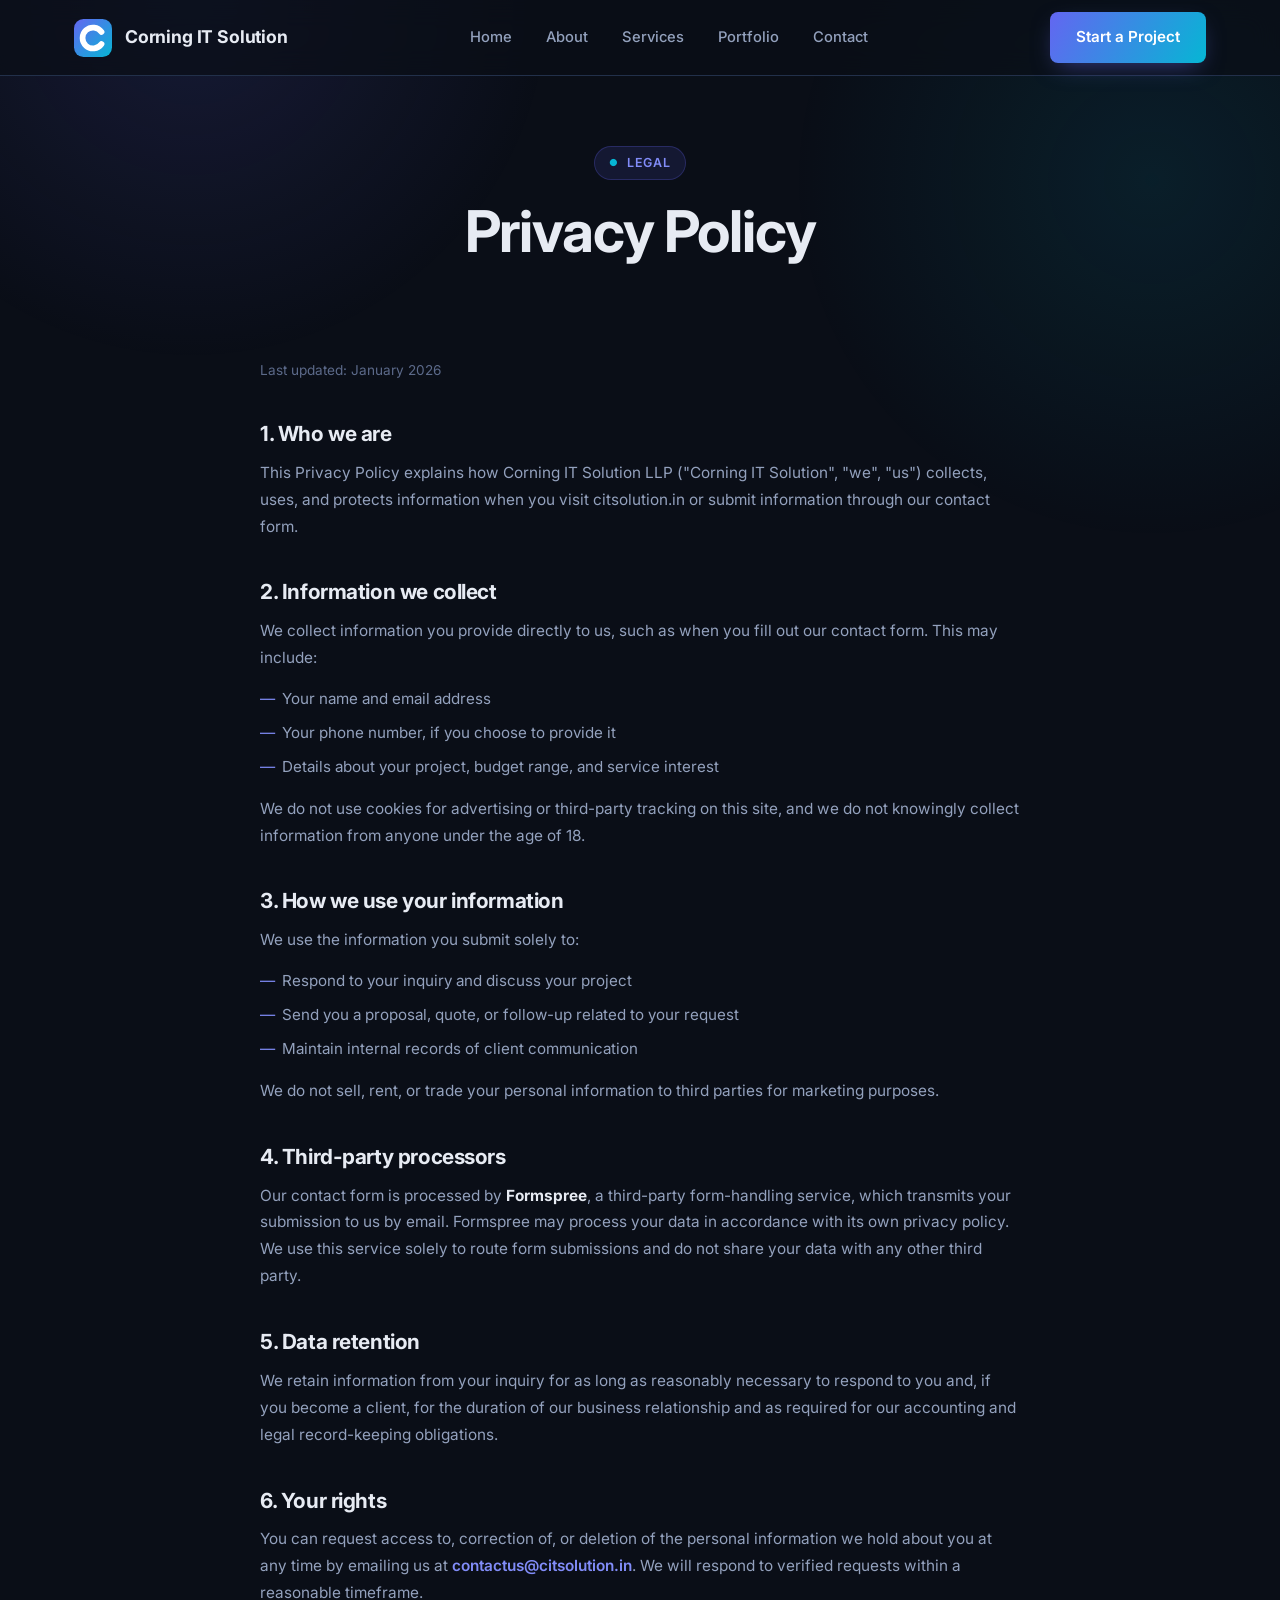
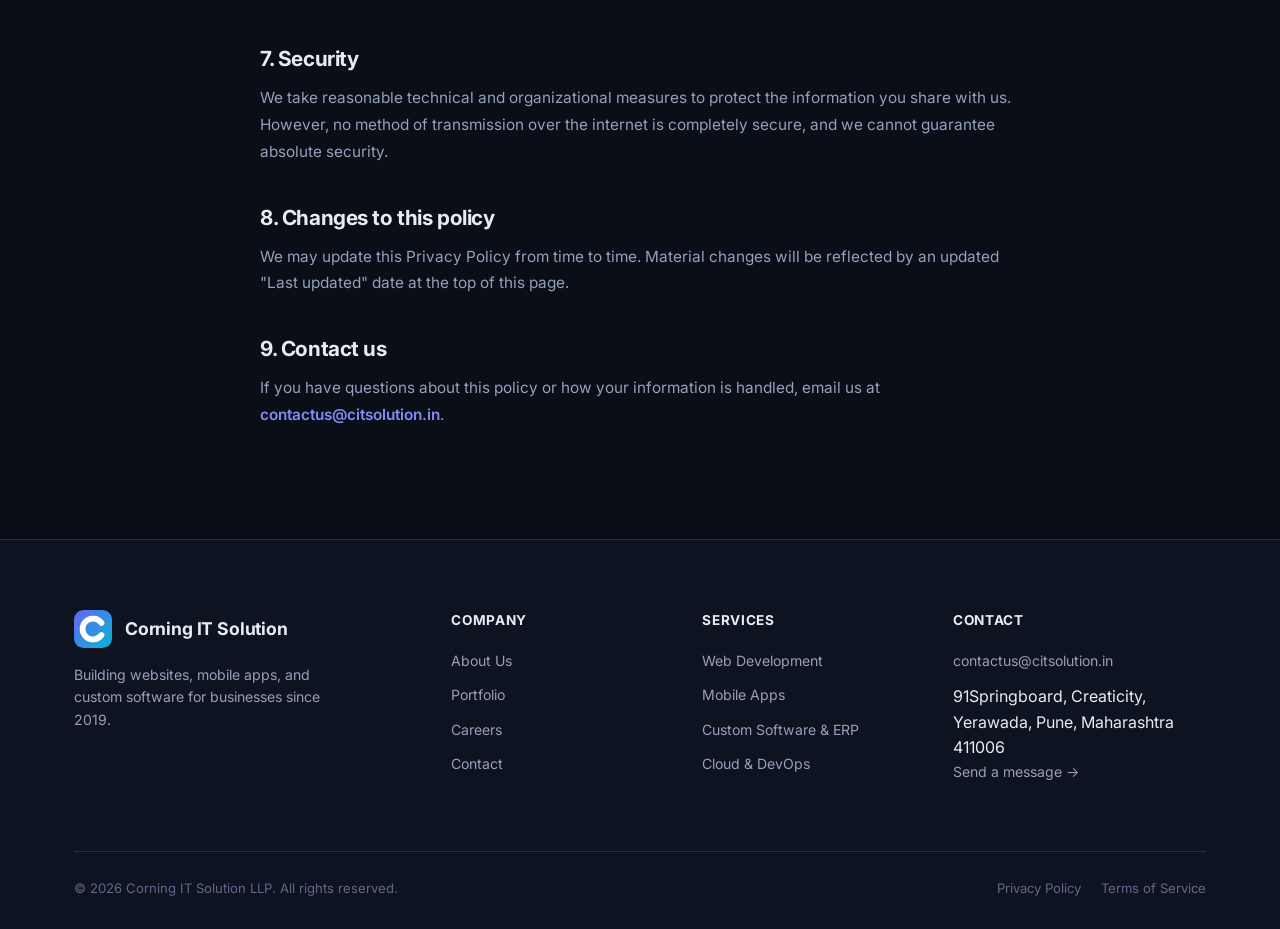
<file: privacy.html>
<!DOCTYPE html>
<html lang="en">
<head>
<meta charset="UTF-8">
<meta name="viewport" content="width=device-width, initial-scale=1.0">
<script>document.documentElement.classList.add("js");</script>
<title>Privacy Policy | Corning IT Solution</title>
<meta name="description" content="How Corning IT Solution collects, uses, and protects information submitted through this website.">
<link rel="icon" type="image/svg+xml" href="assets/logo.svg">
<link rel="preconnect" href="https://fonts.googleapis.com">
<link href="https://fonts.googleapis.com/css2?family=Inter:wght@400;500;600;700;800&display=swap" rel="stylesheet">
<link rel="stylesheet" href="css/style.css">
</head>
<body>

<header class="site-header">
  <div class="container nav">
    <a href="index.html" class="brand">
      <img src="assets/logo.svg" alt="Corning IT Solution logo">
      <span class="brand-text-wrap">Corning IT Solution</span>
    </a>
    <nav class="nav-links">
      <a href="index.html">Home</a>
      <a href="about.html">About</a>
      <a href="services.html">Services</a>
      <a href="portfolio.html">Portfolio</a>
      <a href="contact.html">Contact</a>
    </nav>
    <div class="nav-cta">
      <a href="contact.html" class="btn btn-primary">Start a Project</a>
      <button class="nav-toggle" aria-label="Toggle menu"><span></span></button>
    </div>
  </div>
  <div class="mobile-menu">
    <a href="index.html">Home</a>
    <a href="about.html">About</a>
    <a href="services.html">Services</a>
    <a href="portfolio.html">Portfolio</a>
    <a href="contact.html">Contact</a>
    <a href="contact.html" class="btn btn-primary btn-block">Start a Project</a>
  </div>
</header>

<main>

  <section class="page-hero" style="padding-bottom:20px;">
    <div class="container">
      <div class="section-head center reveal">
        <span class="eyebrow">Legal</span>
        <h1>Privacy Policy</h1>
      </div>
    </div>
  </section>

  <section class="section" style="padding-top:20px;">
    <div class="container">
      <div class="prose reveal" style="margin:0 auto;">
        <span class="updated">Last updated: January 2026</span>

        <h2>1. Who we are</h2>
        <p>This Privacy Policy explains how Corning IT Solution LLP ("Corning IT Solution", "we", "us") collects, uses, and protects information when you visit citsolution.in or submit information through our contact form.</p>

        <h2>2. Information we collect</h2>
        <p>We collect information you provide directly to us, such as when you fill out our contact form. This may include:</p>
        <ul>
          <li>Your name and email address</li>
          <li>Your phone number, if you choose to provide it</li>
          <li>Details about your project, budget range, and service interest</li>
        </ul>
        <p>We do not use cookies for advertising or third-party tracking on this site, and we do not knowingly collect information from anyone under the age of 18.</p>

        <h2>3. How we use your information</h2>
        <p>We use the information you submit solely to:</p>
        <ul>
          <li>Respond to your inquiry and discuss your project</li>
          <li>Send you a proposal, quote, or follow-up related to your request</li>
          <li>Maintain internal records of client communication</li>
        </ul>
        <p>We do not sell, rent, or trade your personal information to third parties for marketing purposes.</p>

        <h2>4. Third-party processors</h2>
        <p>Our contact form is processed by <strong>Formspree</strong>, a third-party form-handling service, which transmits your submission to us by email. Formspree may process your data in accordance with its own privacy policy. We use this service solely to route form submissions and do not share your data with any other third party.</p>

        <h2>5. Data retention</h2>
        <p>We retain information from your inquiry for as long as reasonably necessary to respond to you and, if you become a client, for the duration of our business relationship and as required for our accounting and legal record-keeping obligations.</p>

        <h2>6. Your rights</h2>
        <p>You can request access to, correction of, or deletion of the personal information we hold about you at any time by emailing us at <a href="mailto:contactus@citsolution.in">contactus@citsolution.in</a>. We will respond to verified requests within a reasonable timeframe.</p>

        <h2>7. Security</h2>
        <p>We take reasonable technical and organizational measures to protect the information you share with us. However, no method of transmission over the internet is completely secure, and we cannot guarantee absolute security.</p>

        <h2>8. Changes to this policy</h2>
        <p>We may update this Privacy Policy from time to time. Material changes will be reflected by an updated "Last updated" date at the top of this page.</p>

        <h2>9. Contact us</h2>
        <p>If you have questions about this policy or how your information is handled, email us at <a href="mailto:contactus@citsolution.in">contactus@citsolution.in</a>.</p>
      </div>
    </div>
  </section>

</main>

<footer class="site-footer">
  <div class="container">
    <div class="footer-grid">
      <div class="footer-brand">
        <a href="index.html" class="brand">
          <img src="assets/logo.svg" alt="Corning IT Solution logo">
          <span class="brand-text-wrap">Corning IT Solution</span>
        </a>
        <p>Building websites, mobile apps, and custom software for businesses since 2019.</p>
      </div>
      <div class="footer-col">
        <h5>Company</h5>
        <a href="about.html">About Us</a>
        <a href="portfolio.html">Portfolio</a>
        <a href="careers.html">Careers</a>
        <a href="contact.html">Contact</a>
      </div>
      <div class="footer-col">
        <h5>Services</h5>
        <a href="services.html">Web Development</a>
        <a href="services.html">Mobile Apps</a>
        <a href="services.html">Custom Software &amp; ERP</a>
        <a href="services.html">Cloud &amp; DevOps</a>
      </div>
      <div class="footer-col">
        <h5>Contact</h5>
        <a href="mailto:contactus@citsolution.in">contactus@citsolution.in</a>
        <span>91Springboard, Creaticity, Yerawada, Pune, Maharashtra 411006</span>
        <a href="contact.html">Send a message →</a>
      </div>
    </div>
    <div class="footer-bottom">
      <span>© <span id="year">2026</span> Corning IT Solution LLP. All rights reserved.</span>
      <span class="legal-links"><a href="privacy.html">Privacy Policy</a><a href="terms.html">Terms of Service</a></span>
    </div>
  </div>
</footer>

<script src="js/main.js"></script>
</body>
</html>
</file>
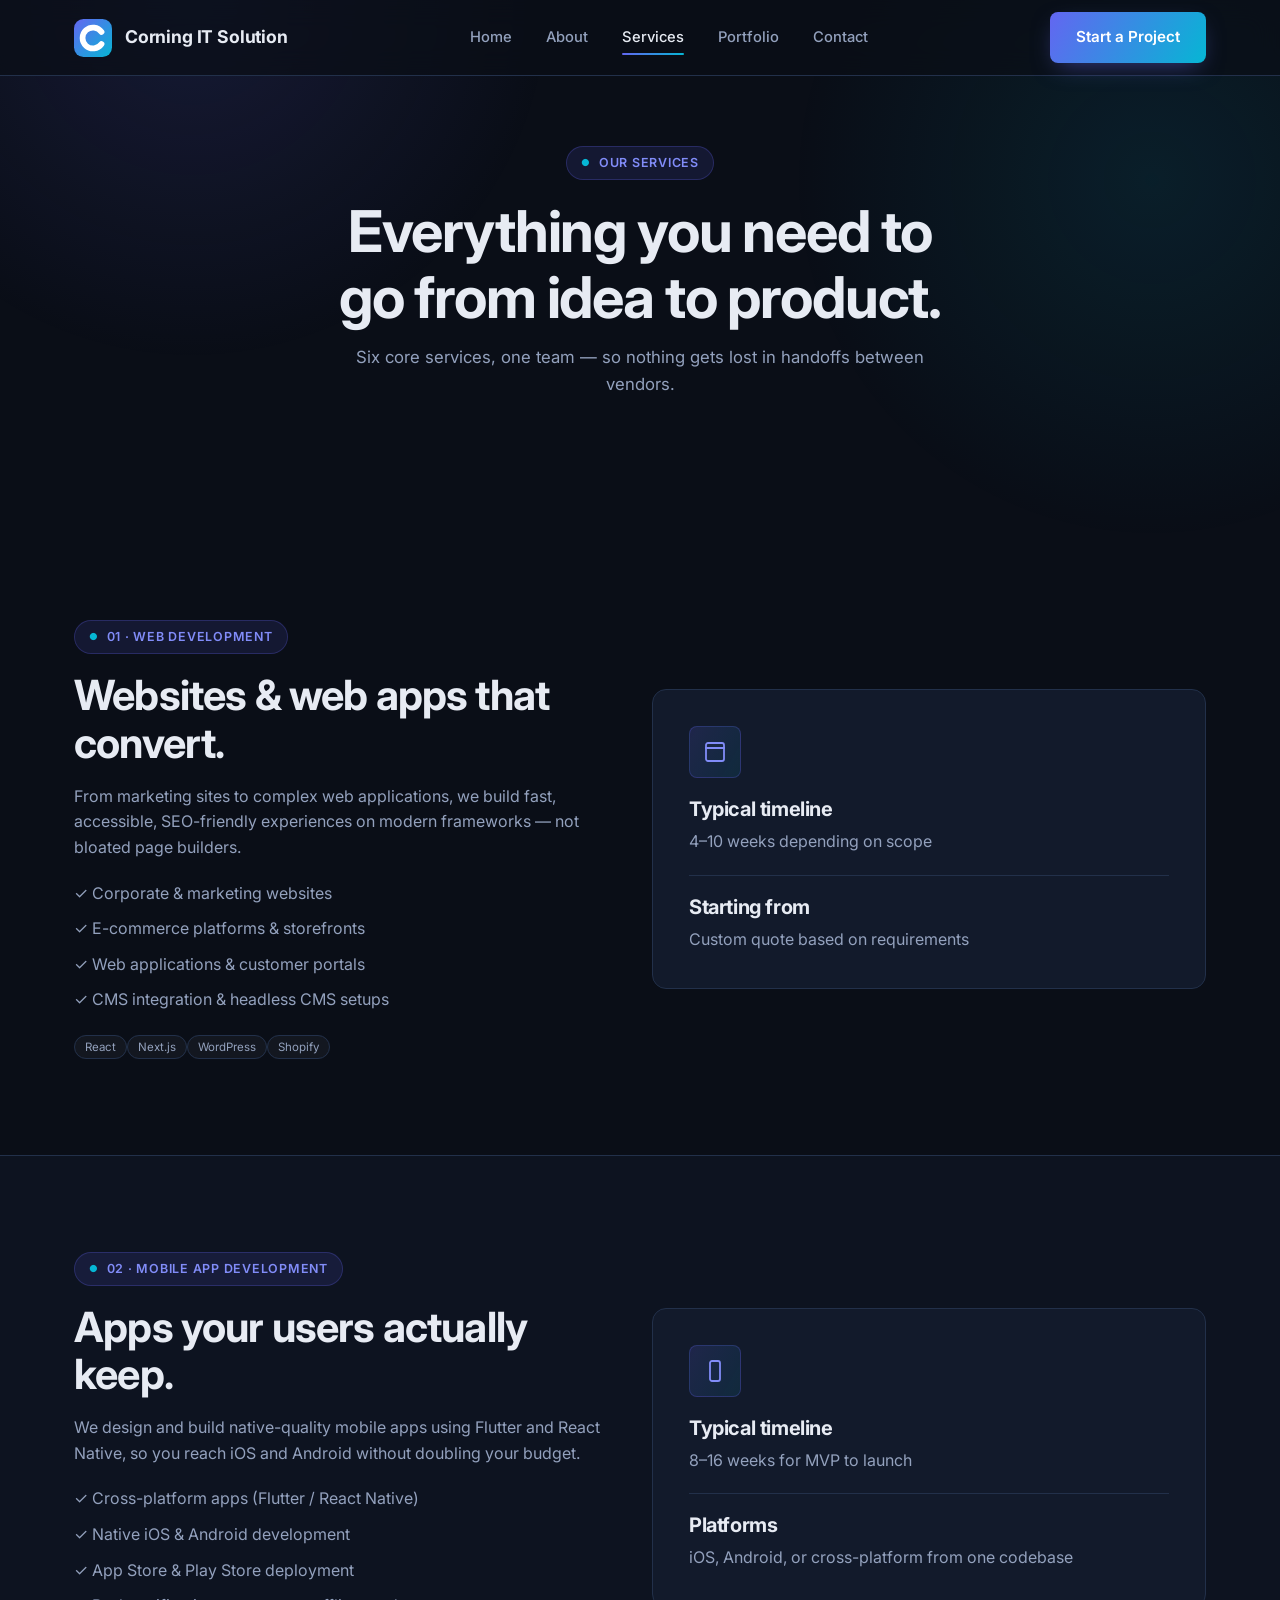
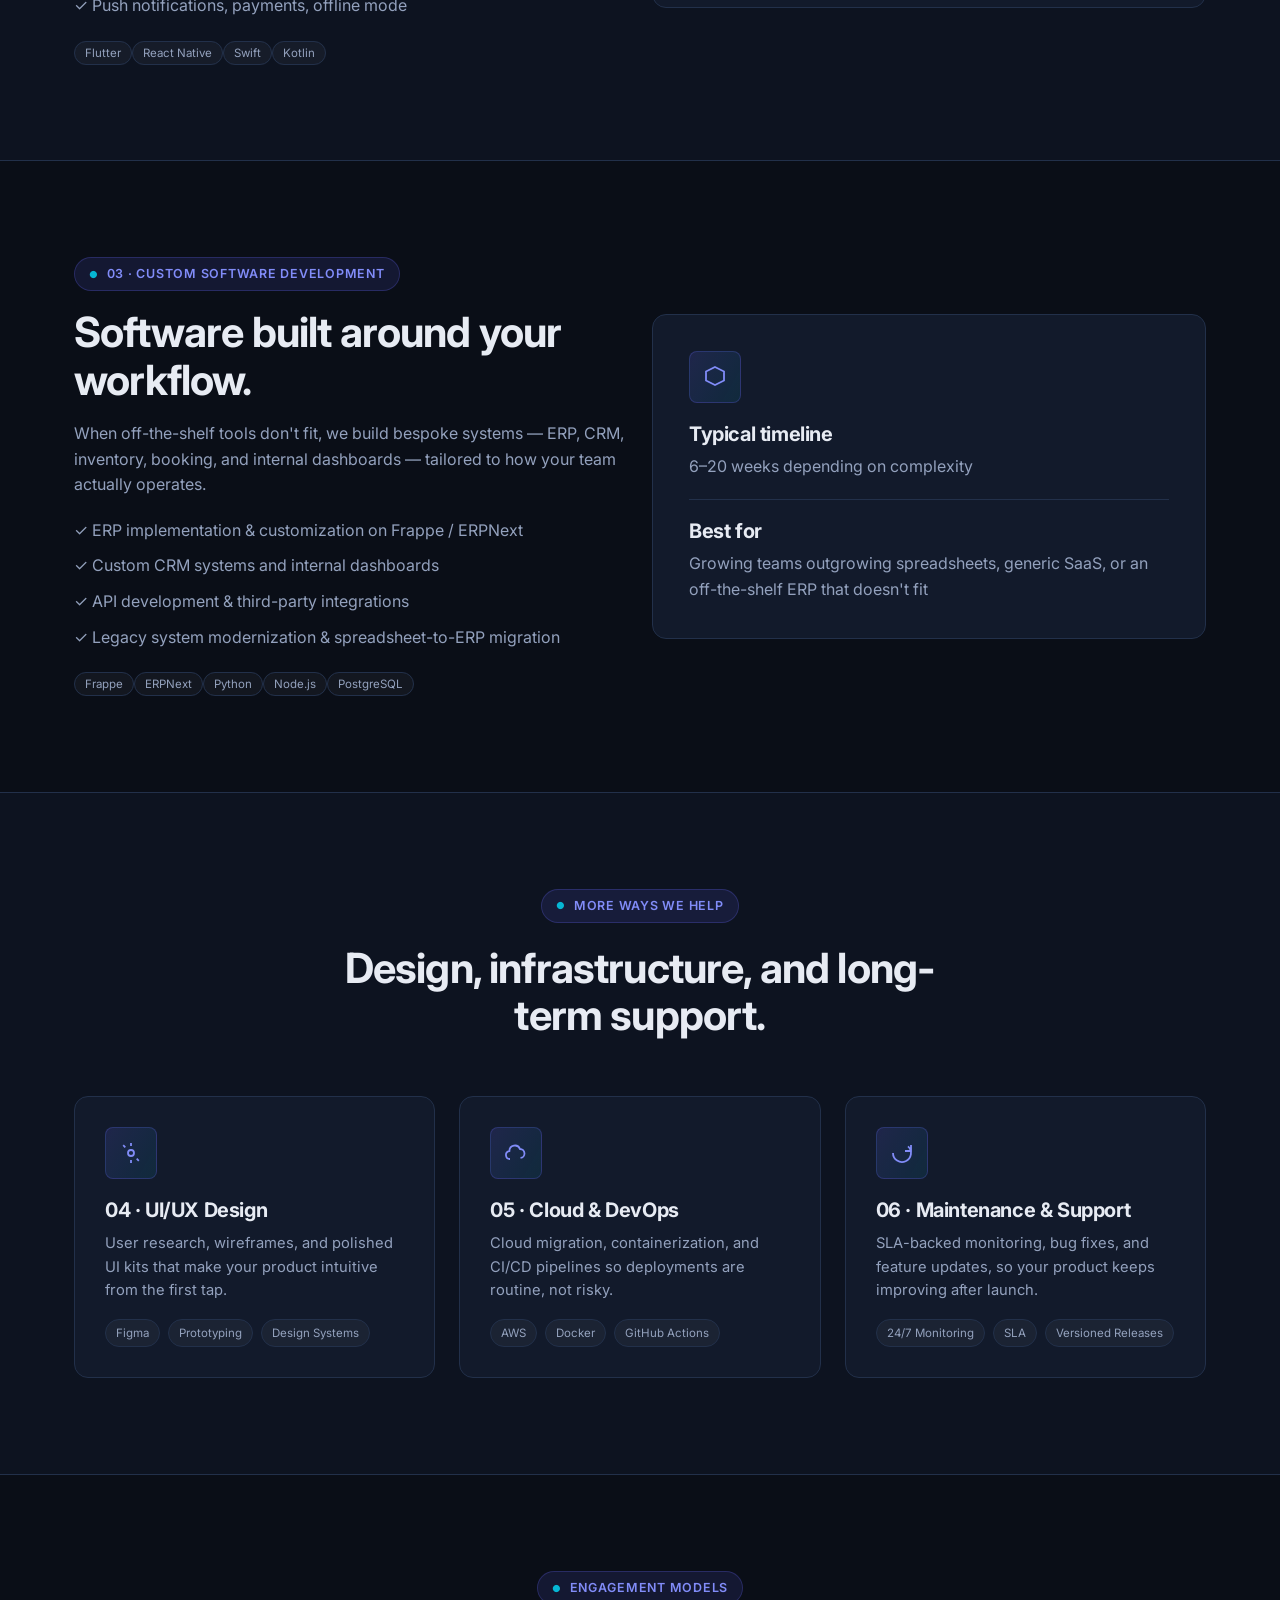
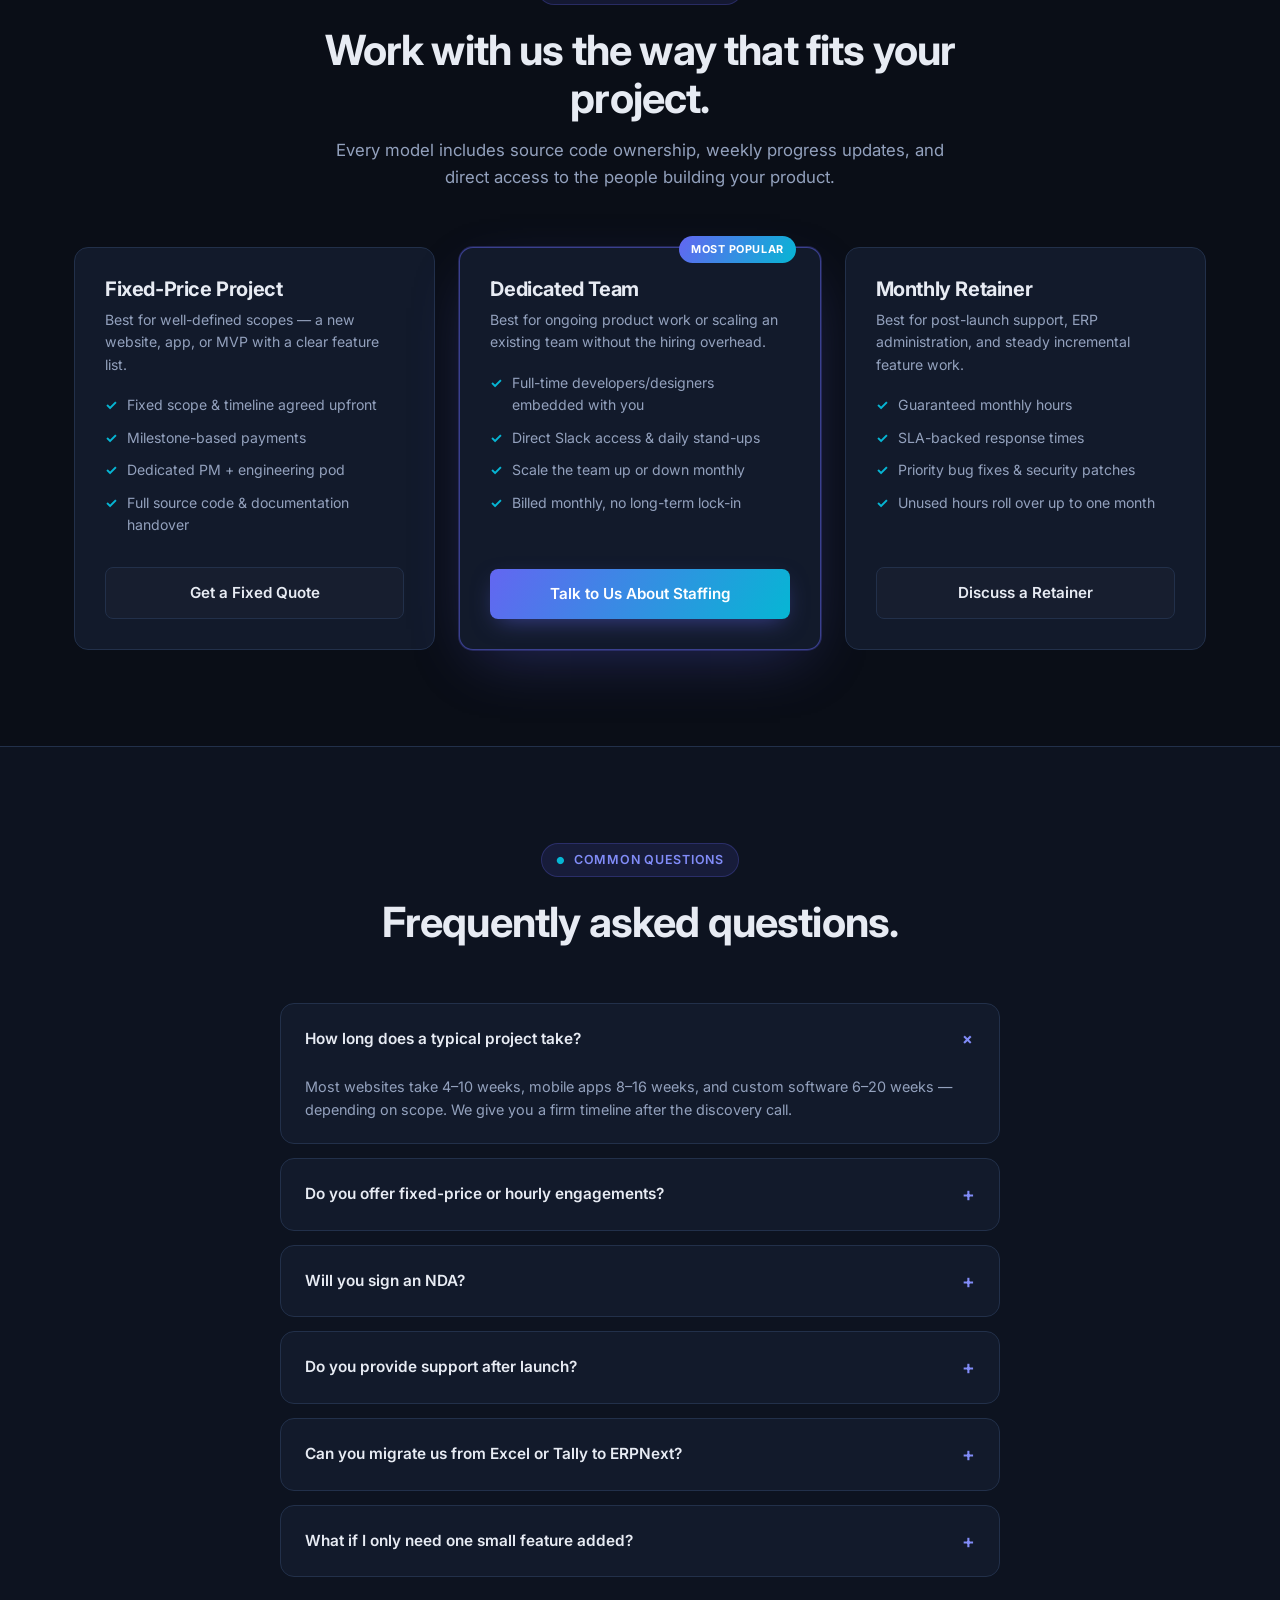
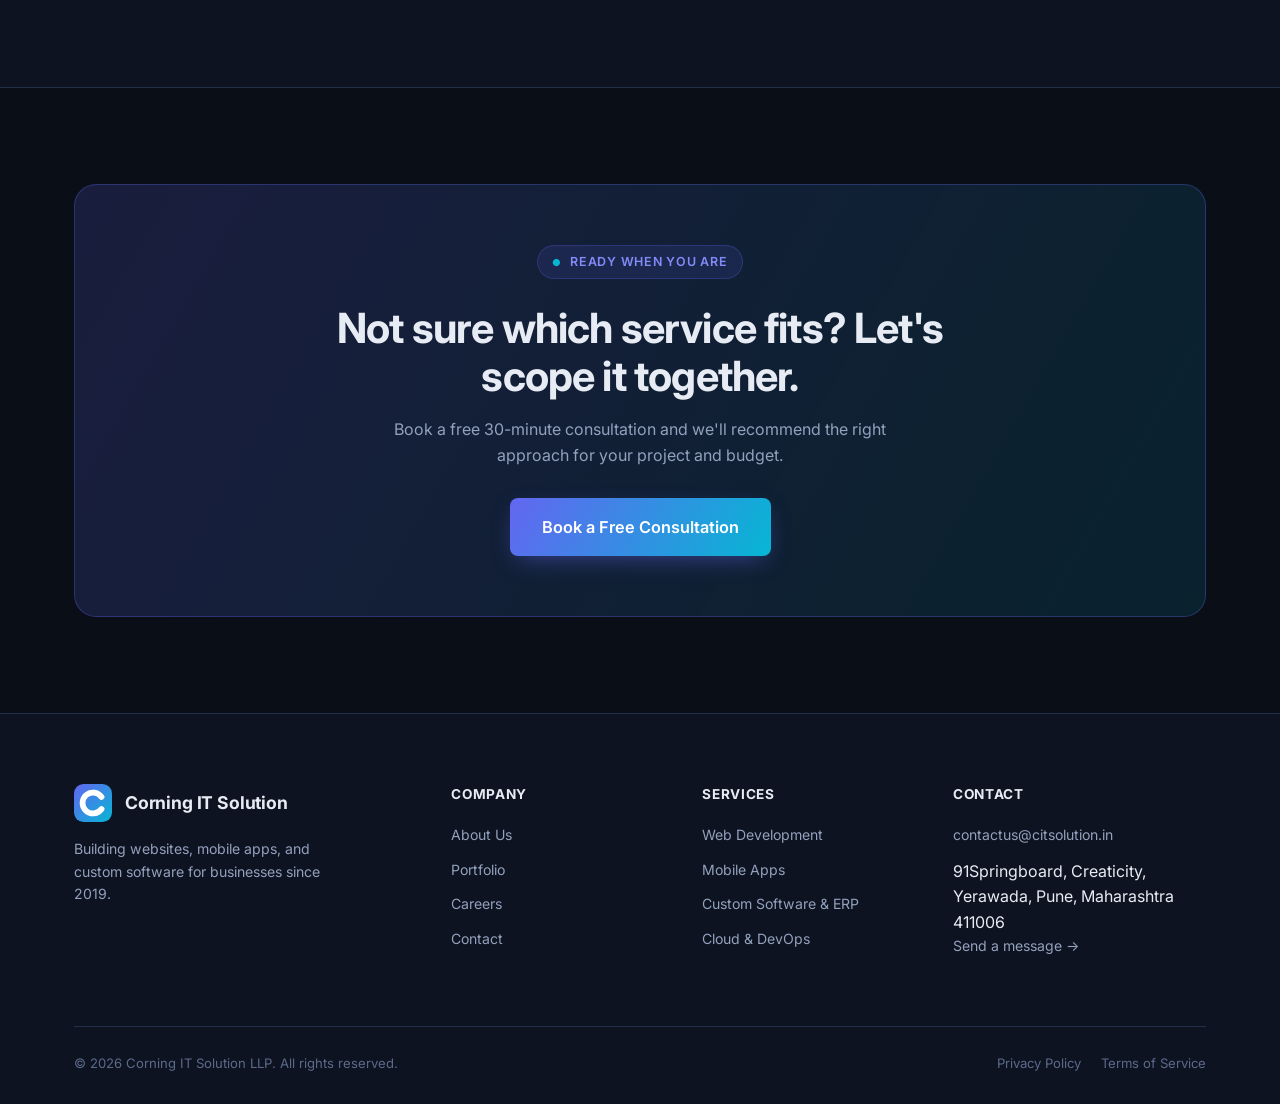
<file: services.html>
<!DOCTYPE html>
<html lang="en">
<head>
<meta charset="UTF-8">
<meta name="viewport" content="width=device-width, initial-scale=1.0">
<script>document.documentElement.classList.add("js");</script>
<title>Services | Corning IT Solution</title>
<meta name="description" content="Website development, mobile app development, custom software, UI/UX design, cloud & DevOps, and ongoing maintenance — explore Corning IT Solution's full service catalog.">
<link rel="icon" type="image/svg+xml" href="assets/logo.svg">
<link rel="preconnect" href="https://fonts.googleapis.com">
<link href="https://fonts.googleapis.com/css2?family=Inter:wght@400;500;600;700;800&display=swap" rel="stylesheet">
<link rel="stylesheet" href="css/style.css">
</head>
<body>

<header class="site-header">
  <div class="container nav">
    <a href="index.html" class="brand">
      <img src="assets/logo.svg" alt="Corning IT Solution logo">
      <span class="brand-text-wrap">Corning IT Solution</span>
    </a>
    <nav class="nav-links">
      <a href="index.html">Home</a>
      <a href="about.html">About</a>
      <a href="services.html" class="active">Services</a>
      <a href="portfolio.html">Portfolio</a>
      <a href="contact.html">Contact</a>
    </nav>
    <div class="nav-cta">
      <a href="contact.html" class="btn btn-primary">Start a Project</a>
      <button class="nav-toggle" aria-label="Toggle menu"><span></span></button>
    </div>
  </div>
  <div class="mobile-menu">
    <a href="index.html">Home</a>
    <a href="about.html">About</a>
    <a href="services.html">Services</a>
    <a href="portfolio.html">Portfolio</a>
    <a href="contact.html">Contact</a>
    <a href="contact.html" class="btn btn-primary btn-block">Start a Project</a>
  </div>
</header>

<main>

  <section class="page-hero">
    <div class="container">
      <div class="section-head center reveal">
        <span class="eyebrow">Our Services</span>
        <h1>Everything you need to go from idea to product.</h1>
        <p>Six core services, one team — so nothing gets lost in handoffs between vendors.</p>
      </div>
    </div>
  </section>

  <!-- Service 1 -->
  <section class="section">
    <div class="container grid grid-2" style="align-items:center;">
      <div class="reveal">
        <span class="eyebrow">01 · Web Development</span>
        <h2>Websites &amp; web apps that convert.</h2>
        <p style="margin-top:16px;">From marketing sites to complex web applications, we build fast, accessible, SEO-friendly experiences on modern frameworks — not bloated page builders.</p>
        <ul style="margin-top:20px;">
          <li style="color:var(--text-muted);margin-bottom:10px;">✓ Corporate &amp; marketing websites</li>
          <li style="color:var(--text-muted);margin-bottom:10px;">✓ E-commerce platforms &amp; storefronts</li>
          <li style="color:var(--text-muted);margin-bottom:10px;">✓ Web applications &amp; customer portals</li>
          <li style="color:var(--text-muted);margin-bottom:10px;">✓ CMS integration &amp; headless CMS setups</li>
        </ul>
        <div class="tags" style="margin-top:20px;"><span class="tag">React</span><span class="tag">Next.js</span><span class="tag">WordPress</span><span class="tag">Shopify</span></div>
      </div>
      <div class="card reveal" style="padding:36px;">
        <div class="icon-box"><svg viewBox="0 0 24 24" fill="none" stroke="currentColor" stroke-width="1.8"><path d="M3 5a2 2 0 012-2h14a2 2 0 012 2v3H3V5z"/><path d="M3 8h18v11a2 2 0 01-2 2H5a2 2 0 01-2-2V8z"/></svg></div>
        <h3>Typical timeline</h3>
        <p style="margin-top:8px;">4–10 weeks depending on scope</p>
        <div style="height:1px;background:var(--border);margin:20px 0;"></div>
        <h3>Starting from</h3>
        <p style="margin-top:8px;">Custom quote based on requirements</p>
      </div>
    </div>
  </section>

  <!-- Service 2 -->
  <section class="section section-alt">
    <div class="container grid grid-2" style="align-items:center;">
      <div class="card reveal" style="padding:36px; order:2;">
        <div class="icon-box"><svg viewBox="0 0 24 24" fill="none" stroke="currentColor" stroke-width="1.8"><rect x="7" y="2" width="10" height="20" rx="2"/></svg></div>
        <h3>Typical timeline</h3>
        <p style="margin-top:8px;">8–16 weeks for MVP to launch</p>
        <div style="height:1px;background:var(--border);margin:20px 0;"></div>
        <h3>Platforms</h3>
        <p style="margin-top:8px;">iOS, Android, or cross-platform from one codebase</p>
      </div>
      <div class="reveal" style="order:1;">
        <span class="eyebrow">02 · Mobile App Development</span>
        <h2>Apps your users actually keep.</h2>
        <p style="margin-top:16px;">We design and build native-quality mobile apps using Flutter and React Native, so you reach iOS and Android without doubling your budget.</p>
        <ul style="margin-top:20px;">
          <li style="color:var(--text-muted);margin-bottom:10px;">✓ Cross-platform apps (Flutter / React Native)</li>
          <li style="color:var(--text-muted);margin-bottom:10px;">✓ Native iOS &amp; Android development</li>
          <li style="color:var(--text-muted);margin-bottom:10px;">✓ App Store &amp; Play Store deployment</li>
          <li style="color:var(--text-muted);margin-bottom:10px;">✓ Push notifications, payments, offline mode</li>
        </ul>
        <div class="tags" style="margin-top:20px;"><span class="tag">Flutter</span><span class="tag">React Native</span><span class="tag">Swift</span><span class="tag">Kotlin</span></div>
      </div>
    </div>
  </section>

  <!-- Service 3 -->
  <section class="section">
    <div class="container grid grid-2" style="align-items:center;">
      <div class="reveal">
        <span class="eyebrow">03 · Custom Software Development</span>
        <h2>Software built around your workflow.</h2>
        <p style="margin-top:16px;">When off-the-shelf tools don't fit, we build bespoke systems — ERP, CRM, inventory, booking, and internal dashboards — tailored to how your team actually operates.</p>
        <ul style="margin-top:20px;">
          <li style="color:var(--text-muted);margin-bottom:10px;">✓ ERP implementation &amp; customization on Frappe / ERPNext</li>
          <li style="color:var(--text-muted);margin-bottom:10px;">✓ Custom CRM systems and internal dashboards</li>
          <li style="color:var(--text-muted);margin-bottom:10px;">✓ API development &amp; third-party integrations</li>
          <li style="color:var(--text-muted);margin-bottom:10px;">✓ Legacy system modernization &amp; spreadsheet-to-ERP migration</li>
        </ul>
        <div class="tags" style="margin-top:20px;"><span class="tag">Frappe</span><span class="tag">ERPNext</span><span class="tag">Python</span><span class="tag">Node.js</span><span class="tag">PostgreSQL</span></div>
      </div>
      <div class="card reveal" style="padding:36px;">
        <div class="icon-box"><svg viewBox="0 0 24 24" fill="none" stroke="currentColor" stroke-width="1.8"><path d="M12 2l9 4.5v9L12 20l-9-4.5v-9z"/></svg></div>
        <h3>Typical timeline</h3>
        <p style="margin-top:8px;">6–20 weeks depending on complexity</p>
        <div style="height:1px;background:var(--border);margin:20px 0;"></div>
        <h3>Best for</h3>
        <p style="margin-top:8px;">Growing teams outgrowing spreadsheets, generic SaaS, or an off-the-shelf ERP that doesn't fit</p>
      </div>
    </div>
  </section>

  <!-- Service 4, 5, 6 as grid -->
  <section class="section section-alt">
    <div class="container">
      <div class="section-head center reveal">
        <span class="eyebrow">More Ways We Help</span>
        <h2>Design, infrastructure, and long-term support.</h2>
      </div>
      <div class="grid grid-3">
        <div class="card service-card reveal">
          <div class="icon-box"><svg viewBox="0 0 24 24" fill="none" stroke="currentColor" stroke-width="1.8"><circle cx="12" cy="12" r="3"/><path d="M12 2v3M12 19v3M4.2 4.2l2.1 2.1M17.7 17.7l2.1 2.1"/></svg></div>
          <h3>04 · UI/UX Design</h3>
          <p>User research, wireframes, and polished UI kits that make your product intuitive from the first tap.</p>
          <div class="tags"><span class="tag">Figma</span><span class="tag">Prototyping</span><span class="tag">Design Systems</span></div>
        </div>
        <div class="card service-card reveal">
          <div class="icon-box"><svg viewBox="0 0 24 24" fill="none" stroke="currentColor" stroke-width="1.8"><path d="M6 18a4 4 0 01-.6-7.96A5.5 5.5 0 0116 8a4.5 4.5 0 01.5 8.97"/></svg></div>
          <h3>05 · Cloud &amp; DevOps</h3>
          <p>Cloud migration, containerization, and CI/CD pipelines so deployments are routine, not risky.</p>
          <div class="tags"><span class="tag">AWS</span><span class="tag">Docker</span><span class="tag">GitHub Actions</span></div>
        </div>
        <div class="card service-card reveal">
          <div class="icon-box"><svg viewBox="0 0 24 24" fill="none" stroke="currentColor" stroke-width="1.8"><path d="M3 12a9 9 0 1015-6.7M21 4v6h-6"/></svg></div>
          <h3>06 · Maintenance &amp; Support</h3>
          <p>SLA-backed monitoring, bug fixes, and feature updates, so your product keeps improving after launch.</p>
          <div class="tags"><span class="tag">24/7 Monitoring</span><span class="tag">SLA</span><span class="tag">Versioned Releases</span></div>
        </div>
      </div>
    </div>
  </section>

  <!-- Engagement Models -->
  <section class="section">
    <div class="container">
      <div class="section-head center reveal">
        <span class="eyebrow">Engagement Models</span>
        <h2>Work with us the way that fits your project.</h2>
        <p>Every model includes source code ownership, weekly progress updates, and direct access to the people building your product.</p>
      </div>
      <div class="grid grid-3">
        <div class="card plan-card reveal">
          <h3>Fixed-Price Project</h3>
          <p style="margin-top:8px; font-size:0.88rem;">Best for well-defined scopes — a new website, app, or MVP with a clear feature list.</p>
          <ul>
            <li>Fixed scope &amp; timeline agreed upfront</li>
            <li>Milestone-based payments</li>
            <li>Dedicated PM + engineering pod</li>
            <li>Full source code &amp; documentation handover</li>
          </ul>
          <a href="contact.html" class="btn btn-outline btn-block plan-cta">Get a Fixed Quote</a>
        </div>
        <div class="card plan-card featured reveal">
          <span class="plan-ribbon">Most Popular</span>
          <h3>Dedicated Team</h3>
          <p style="margin-top:8px; font-size:0.88rem;">Best for ongoing product work or scaling an existing team without the hiring overhead.</p>
          <ul>
            <li>Full-time developers/designers embedded with you</li>
            <li>Direct Slack access &amp; daily stand-ups</li>
            <li>Scale the team up or down monthly</li>
            <li>Billed monthly, no long-term lock-in</li>
          </ul>
          <a href="contact.html" class="btn btn-primary btn-block plan-cta">Talk to Us About Staffing</a>
        </div>
        <div class="card plan-card reveal">
          <h3>Monthly Retainer</h3>
          <p style="margin-top:8px; font-size:0.88rem;">Best for post-launch support, ERP administration, and steady incremental feature work.</p>
          <ul>
            <li>Guaranteed monthly hours</li>
            <li>SLA-backed response times</li>
            <li>Priority bug fixes &amp; security patches</li>
            <li>Unused hours roll over up to one month</li>
          </ul>
          <a href="contact.html" class="btn btn-outline btn-block plan-cta">Discuss a Retainer</a>
        </div>
      </div>
    </div>
  </section>

  <!-- FAQ -->
  <section class="section section-alt">
    <div class="container">
      <div class="section-head center reveal">
        <span class="eyebrow">Common Questions</span>
        <h2>Frequently asked questions.</h2>
      </div>
      <div style="max-width:720px;margin:0 auto;">
        <div class="faq-item reveal open">
          <div class="faq-q"><span>How long does a typical project take?</span><span class="plus">+</span></div>
          <div class="faq-a"><p>Most websites take 4–10 weeks, mobile apps 8–16 weeks, and custom software 6–20 weeks — depending on scope. We give you a firm timeline after the discovery call.</p></div>
        </div>
        <div class="faq-item reveal">
          <div class="faq-q"><span>Do you offer fixed-price or hourly engagements?</span><span class="plus">+</span></div>
          <div class="faq-a"><p>Both. Well-defined projects usually run fixed-price with milestones; ongoing work and evolving products run on a dedicated-team or monthly retainer model.</p></div>
        </div>
        <div class="faq-item reveal">
          <div class="faq-q"><span>Will you sign an NDA?</span><span class="plus">+</span></div>
          <div class="faq-a"><p>Yes — we sign NDAs before any detailed discovery discussion if you'd like one in place.</p></div>
        </div>
        <div class="faq-item reveal">
          <div class="faq-q"><span>Do you provide support after launch?</span><span class="plus">+</span></div>
          <div class="faq-a"><p>Yes. Every project includes a warranty period, and we offer ongoing SLA-backed maintenance plans after that.</p></div>
        </div>
        <div class="faq-item reveal">
          <div class="faq-q"><span>Can you migrate us from Excel or Tally to ERPNext?</span><span class="plus">+</span></div>
          <div class="faq-a"><p>Yes — data migration from spreadsheets or Tally into ERPNext is one of our most common ERP engagements, including chart-of-accounts and historical transaction imports.</p></div>
        </div>
        <div class="faq-item reveal">
          <div class="faq-q"><span>What if I only need one small feature added?</span><span class="plus">+</span></div>
          <div class="faq-a"><p>Smaller, well-scoped changes fit naturally under our monthly retainer model rather than a full project engagement — no need to commission a whole new project for a small addition.</p></div>
        </div>
      </div>
    </div>
  </section>

  <!-- CTA -->
  <section class="section">
    <div class="container">
      <div class="cta-band reveal">
        <span class="eyebrow">Ready When You Are</span>
        <h2>Not sure which service fits? Let's scope it together.</h2>
        <p>Book a free 30-minute consultation and we'll recommend the right approach for your project and budget.</p>
        <div class="hero-actions">
          <a href="contact.html" class="btn btn-primary btn-lg">Book a Free Consultation</a>
        </div>
      </div>
    </div>
  </section>

</main>

<footer class="site-footer">
  <div class="container">
    <div class="footer-grid">
      <div class="footer-brand">
        <a href="index.html" class="brand">
          <img src="assets/logo.svg" alt="Corning IT Solution logo">
          <span class="brand-text-wrap">Corning IT Solution</span>
        </a>
        <p>Building websites, mobile apps, and custom software for businesses since 2019.</p>
      </div>
      <div class="footer-col">
        <h5>Company</h5>
        <a href="about.html">About Us</a>
        <a href="portfolio.html">Portfolio</a>
        <a href="careers.html">Careers</a>
        <a href="contact.html">Contact</a>
      </div>
      <div class="footer-col">
        <h5>Services</h5>
        <a href="services.html">Web Development</a>
        <a href="services.html">Mobile Apps</a>
        <a href="services.html">Custom Software &amp; ERP</a>
        <a href="services.html">Cloud &amp; DevOps</a>
      </div>
      <div class="footer-col">
        <h5>Contact</h5>
        <a href="mailto:contactus@citsolution.in">contactus@citsolution.in</a>
        <span>91Springboard, Creaticity, Yerawada, Pune, Maharashtra 411006</span>
        <a href="contact.html">Send a message →</a>
      </div>
    </div>
    <div class="footer-bottom">
      <span>© <span id="year">2026</span> Corning IT Solution LLP. All rights reserved.</span>
      <span class="legal-links"><a href="privacy.html">Privacy Policy</a><a href="terms.html">Terms of Service</a></span>
    </div>
  </div>
</footer>

<script src="js/main.js"></script>
</body>
</html>
</file>
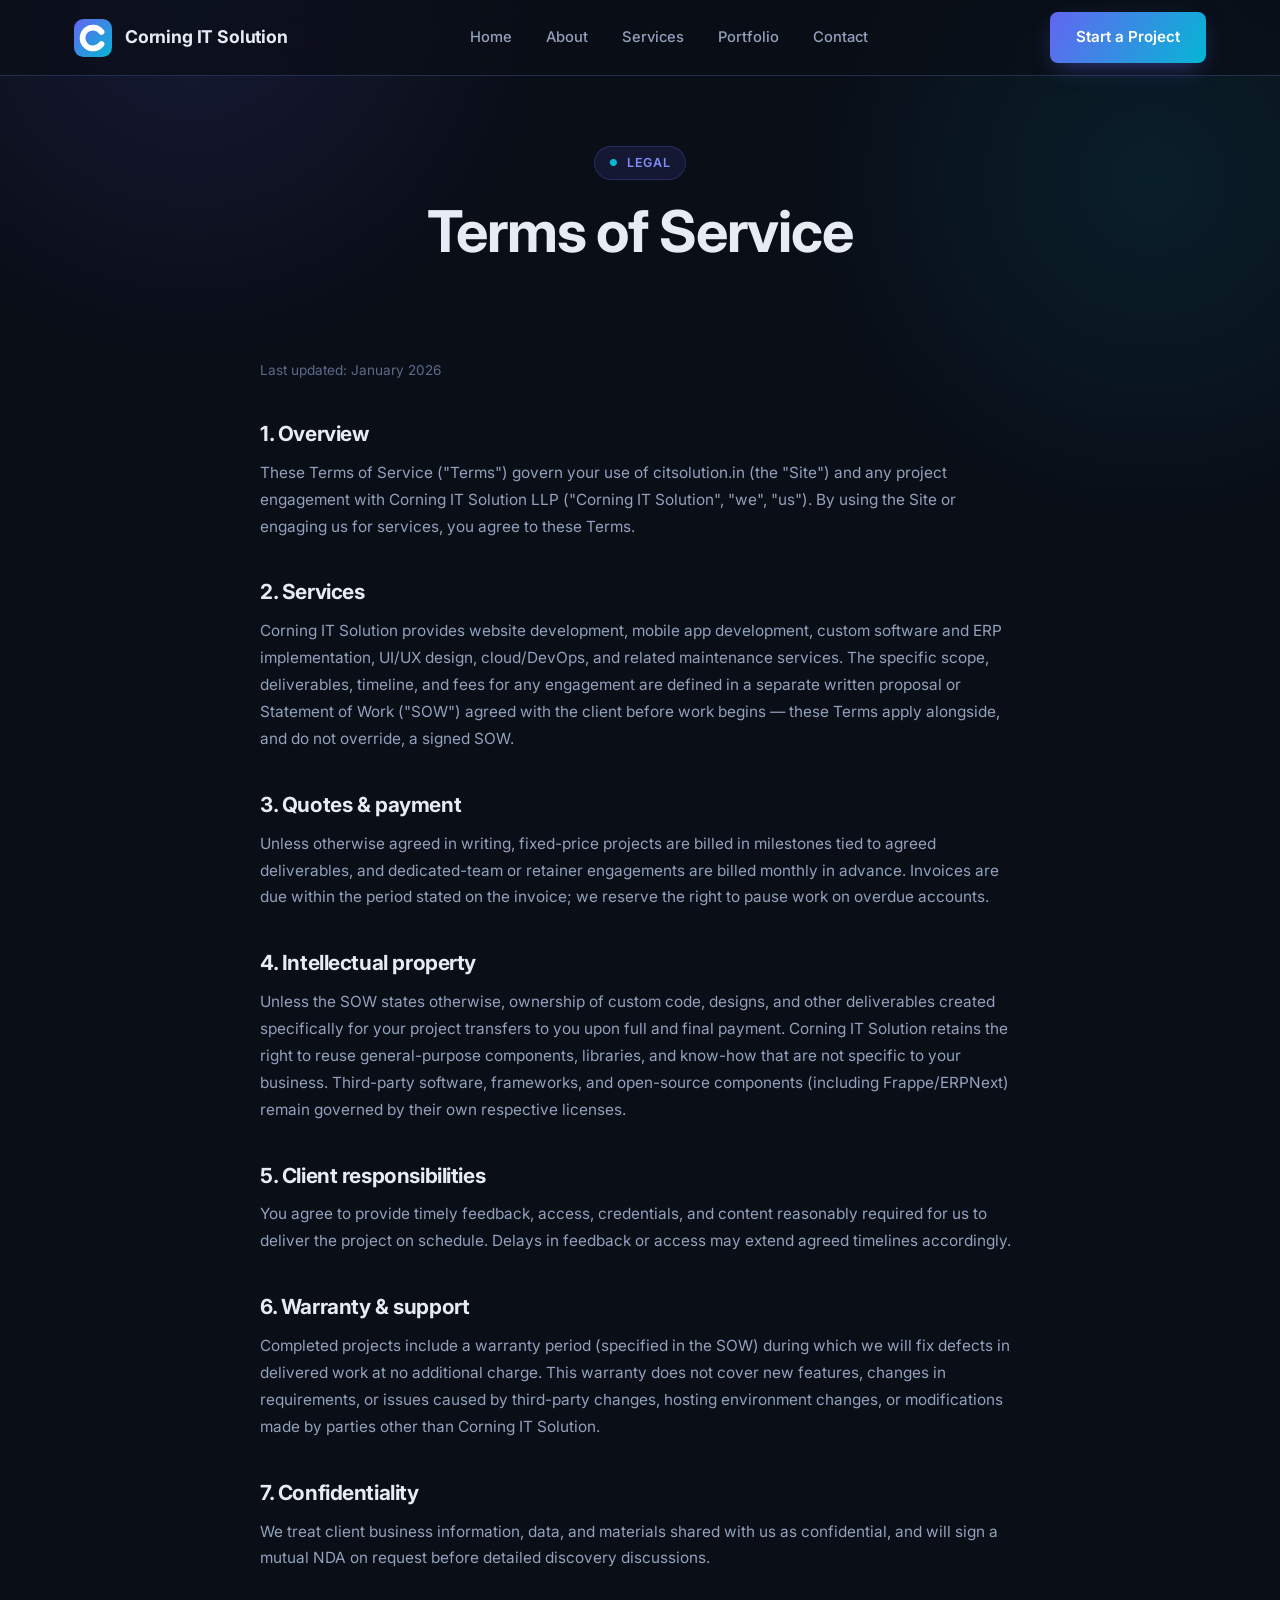
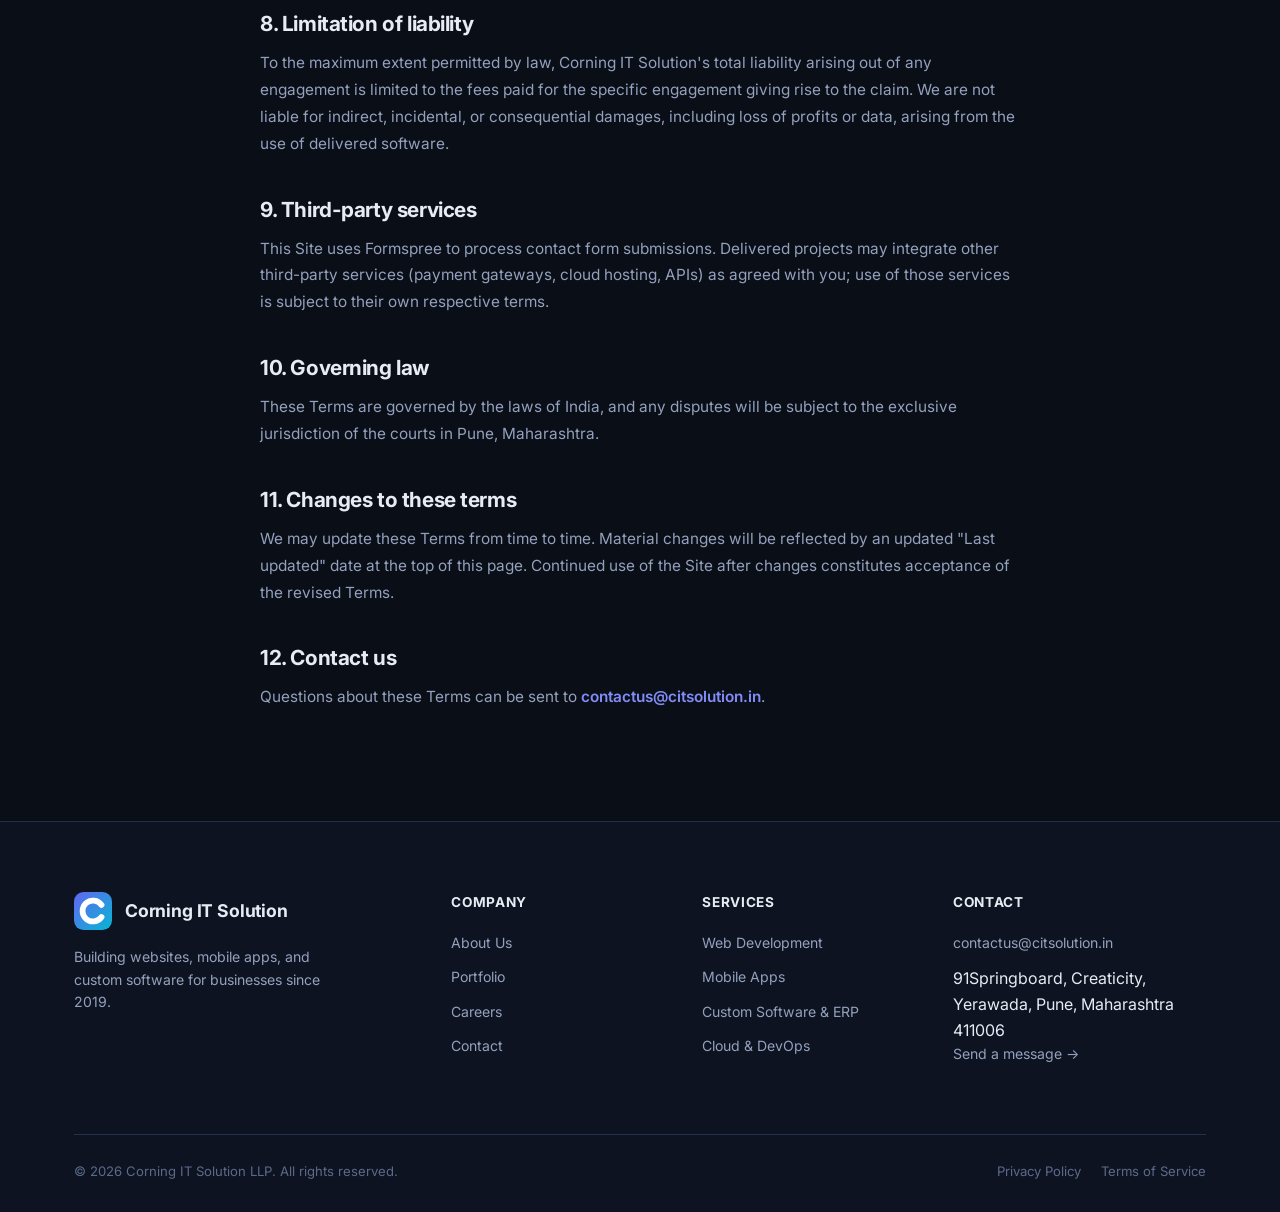
<file: terms.html>
<!DOCTYPE html>
<html lang="en">
<head>
<meta charset="UTF-8">
<meta name="viewport" content="width=device-width, initial-scale=1.0">
<script>document.documentElement.classList.add("js");</script>
<title>Terms of Service | Corning IT Solution</title>
<meta name="description" content="Terms governing the use of citsolution.in and engagements with Corning IT Solution.">
<link rel="icon" type="image/svg+xml" href="assets/logo.svg">
<link rel="preconnect" href="https://fonts.googleapis.com">
<link href="https://fonts.googleapis.com/css2?family=Inter:wght@400;500;600;700;800&display=swap" rel="stylesheet">
<link rel="stylesheet" href="css/style.css">
</head>
<body>

<header class="site-header">
  <div class="container nav">
    <a href="index.html" class="brand">
      <img src="assets/logo.svg" alt="Corning IT Solution logo">
      <span class="brand-text-wrap">Corning IT Solution</span>
    </a>
    <nav class="nav-links">
      <a href="index.html">Home</a>
      <a href="about.html">About</a>
      <a href="services.html">Services</a>
      <a href="portfolio.html">Portfolio</a>
      <a href="contact.html">Contact</a>
    </nav>
    <div class="nav-cta">
      <a href="contact.html" class="btn btn-primary">Start a Project</a>
      <button class="nav-toggle" aria-label="Toggle menu"><span></span></button>
    </div>
  </div>
  <div class="mobile-menu">
    <a href="index.html">Home</a>
    <a href="about.html">About</a>
    <a href="services.html">Services</a>
    <a href="portfolio.html">Portfolio</a>
    <a href="contact.html">Contact</a>
    <a href="contact.html" class="btn btn-primary btn-block">Start a Project</a>
  </div>
</header>

<main>

  <section class="page-hero" style="padding-bottom:20px;">
    <div class="container">
      <div class="section-head center reveal">
        <span class="eyebrow">Legal</span>
        <h1>Terms of Service</h1>
      </div>
    </div>
  </section>

  <section class="section" style="padding-top:20px;">
    <div class="container">
      <div class="prose reveal" style="margin:0 auto;">
        <span class="updated">Last updated: January 2026</span>

        <h2>1. Overview</h2>
        <p>These Terms of Service ("Terms") govern your use of citsolution.in (the "Site") and any project engagement with Corning IT Solution LLP ("Corning IT Solution", "we", "us"). By using the Site or engaging us for services, you agree to these Terms.</p>

        <h2>2. Services</h2>
        <p>Corning IT Solution provides website development, mobile app development, custom software and ERP implementation, UI/UX design, cloud/DevOps, and related maintenance services. The specific scope, deliverables, timeline, and fees for any engagement are defined in a separate written proposal or Statement of Work ("SOW") agreed with the client before work begins — these Terms apply alongside, and do not override, a signed SOW.</p>

        <h2>3. Quotes &amp; payment</h2>
        <p>Unless otherwise agreed in writing, fixed-price projects are billed in milestones tied to agreed deliverables, and dedicated-team or retainer engagements are billed monthly in advance. Invoices are due within the period stated on the invoice; we reserve the right to pause work on overdue accounts.</p>

        <h2>4. Intellectual property</h2>
        <p>Unless the SOW states otherwise, ownership of custom code, designs, and other deliverables created specifically for your project transfers to you upon full and final payment. Corning IT Solution retains the right to reuse general-purpose components, libraries, and know-how that are not specific to your business. Third-party software, frameworks, and open-source components (including Frappe/ERPNext) remain governed by their own respective licenses.</p>

        <h2>5. Client responsibilities</h2>
        <p>You agree to provide timely feedback, access, credentials, and content reasonably required for us to deliver the project on schedule. Delays in feedback or access may extend agreed timelines accordingly.</p>

        <h2>6. Warranty &amp; support</h2>
        <p>Completed projects include a warranty period (specified in the SOW) during which we will fix defects in delivered work at no additional charge. This warranty does not cover new features, changes in requirements, or issues caused by third-party changes, hosting environment changes, or modifications made by parties other than Corning IT Solution.</p>

        <h2>7. Confidentiality</h2>
        <p>We treat client business information, data, and materials shared with us as confidential, and will sign a mutual NDA on request before detailed discovery discussions.</p>

        <h2>8. Limitation of liability</h2>
        <p>To the maximum extent permitted by law, Corning IT Solution's total liability arising out of any engagement is limited to the fees paid for the specific engagement giving rise to the claim. We are not liable for indirect, incidental, or consequential damages, including loss of profits or data, arising from the use of delivered software.</p>

        <h2>9. Third-party services</h2>
        <p>This Site uses Formspree to process contact form submissions. Delivered projects may integrate other third-party services (payment gateways, cloud hosting, APIs) as agreed with you; use of those services is subject to their own respective terms.</p>

        <h2>10. Governing law</h2>
        <p>These Terms are governed by the laws of India, and any disputes will be subject to the exclusive jurisdiction of the courts in Pune, Maharashtra.</p>

        <h2>11. Changes to these terms</h2>
        <p>We may update these Terms from time to time. Material changes will be reflected by an updated "Last updated" date at the top of this page. Continued use of the Site after changes constitutes acceptance of the revised Terms.</p>

        <h2>12. Contact us</h2>
        <p>Questions about these Terms can be sent to <a href="mailto:contactus@citsolution.in">contactus@citsolution.in</a>.</p>
      </div>
    </div>
  </section>

</main>

<footer class="site-footer">
  <div class="container">
    <div class="footer-grid">
      <div class="footer-brand">
        <a href="index.html" class="brand">
          <img src="assets/logo.svg" alt="Corning IT Solution logo">
          <span class="brand-text-wrap">Corning IT Solution</span>
        </a>
        <p>Building websites, mobile apps, and custom software for businesses since 2019.</p>
      </div>
      <div class="footer-col">
        <h5>Company</h5>
        <a href="about.html">About Us</a>
        <a href="portfolio.html">Portfolio</a>
        <a href="careers.html">Careers</a>
        <a href="contact.html">Contact</a>
      </div>
      <div class="footer-col">
        <h5>Services</h5>
        <a href="services.html">Web Development</a>
        <a href="services.html">Mobile Apps</a>
        <a href="services.html">Custom Software &amp; ERP</a>
        <a href="services.html">Cloud &amp; DevOps</a>
      </div>
      <div class="footer-col">
        <h5>Contact</h5>
        <a href="mailto:contactus@citsolution.in">contactus@citsolution.in</a>
        <span>91Springboard, Creaticity, Yerawada, Pune, Maharashtra 411006</span>
        <a href="contact.html">Send a message →</a>
      </div>
    </div>
    <div class="footer-bottom">
      <span>© <span id="year">2026</span> Corning IT Solution LLP. All rights reserved.</span>
      <span class="legal-links"><a href="privacy.html">Privacy Policy</a><a href="terms.html">Terms of Service</a></span>
    </div>
  </div>
</footer>

<script src="js/main.js"></script>
</body>
</html>
</file>
<file: css/style.css>
/* ==========================================================================
   Corning IT Solution — Stylesheet
   ========================================================================== */

:root {
  --bg: #0a0e17;
  --bg-alt: #0d1320;
  --surface: #121a2b;
  --surface-hover: #16203590;
  --border: #22304a;
  --text: #e7ebf3;
  --text-muted: #93a1bd;
  --text-dim: #5c6a8a;
  --primary: #6366f1;
  --primary-light: #818cf8;
  --secondary: #06b6d4;
  --gradient: linear-gradient(120deg, #6366f1 0%, #06b6d4 100%);
  --gradient-soft: linear-gradient(120deg, rgba(99,102,241,0.16) 0%, rgba(6,182,212,0.10) 100%);
  --success: #22c55e;
  --danger: #ef4444;
  --radius-sm: 8px;
  --radius: 14px;
  --radius-lg: 22px;
  --shadow: 0 10px 40px -10px rgba(0,0,0,0.55);
  --shadow-glow: 0 0 0 1px rgba(99,102,241,0.25), 0 20px 60px -20px rgba(99,102,241,0.35);
  --max-width: 1180px;
  --header-h: 76px;
}

* { margin: 0; padding: 0; box-sizing: border-box; }

html { scroll-behavior: smooth; }

body {
  background: var(--bg);
  color: var(--text);
  font-family: 'Inter', -apple-system, BlinkMacSystemFont, 'Segoe UI', Roboto, Helvetica, Arial, sans-serif;
  line-height: 1.6;
  -webkit-font-smoothing: antialiased;
  overflow-x: hidden;
}

body::before {
  content: '';
  position: fixed;
  inset: 0;
  background:
    radial-gradient(600px circle at 15% 0%, rgba(99,102,241,0.14), transparent 60%),
    radial-gradient(600px circle at 90% 20%, rgba(6,182,212,0.10), transparent 60%);
  pointer-events: none;
  z-index: 0;
}

img { max-width: 100%; display: block; }
a { color: inherit; text-decoration: none; }
ul { list-style: none; }
button { font: inherit; cursor: pointer; border: none; background: none; color: inherit; }

.container {
  max-width: var(--max-width);
  margin: 0 auto;
  padding: 0 24px;
  position: relative;
  z-index: 1;
}

.eyebrow {
  display: inline-flex;
  align-items: center;
  gap: 8px;
  font-size: 0.78rem;
  font-weight: 600;
  letter-spacing: 0.06em;
  text-transform: uppercase;
  color: var(--primary-light);
  background: rgba(99,102,241,0.12);
  border: 1px solid rgba(99,102,241,0.25);
  padding: 6px 14px;
  border-radius: 999px;
  margin-bottom: 18px;
}
.eyebrow::before { content: '●'; font-size: 0.6rem; color: var(--secondary); }

h1, h2, h3, h4 { font-weight: 700; letter-spacing: -0.02em; line-height: 1.15; }
h1 { font-size: clamp(2.2rem, 5vw, 3.6rem); }
h2 { font-size: clamp(1.8rem, 3.6vw, 2.6rem); }
h3 { font-size: 1.25rem; }
p { color: var(--text-muted); }

.section {
  padding: 96px 0;
  position: relative;
  z-index: 1;
}
.section-alt { background: var(--bg-alt); border-top: 1px solid var(--border); border-bottom: 1px solid var(--border); }

.section-head {
  max-width: 640px;
  margin: 0 0 56px;
}
.section-head.center { margin-inline: auto; text-align: center; }
.section-head h2 { margin-top: 4px; }
.section-head p { margin-top: 14px; font-size: 1.05rem; }

.gradient-text {
  background: var(--gradient);
  -webkit-background-clip: text;
  background-clip: text;
  color: transparent;
}

/* Buttons */
.btn {
  display: inline-flex;
  align-items: center;
  justify-content: center;
  gap: 8px;
  padding: 13px 26px;
  border-radius: var(--radius-sm);
  font-weight: 600;
  font-size: 0.95rem;
  transition: transform 0.18s ease, box-shadow 0.18s ease, background 0.18s ease, border-color .18s ease;
  white-space: nowrap;
}
.btn-primary {
  background: var(--gradient);
  color: #fff;
  box-shadow: 0 8px 24px -8px rgba(99,102,241,0.55);
}
.btn-primary:hover { transform: translateY(-2px); box-shadow: 0 14px 30px -10px rgba(99,102,241,0.7); }
.btn-outline {
  border: 1px solid var(--border);
  color: var(--text);
  background: rgba(255,255,255,0.02);
}
.btn-outline:hover { border-color: var(--primary-light); background: rgba(99,102,241,0.08); }
.btn-block { width: 100%; }
.btn-lg { padding: 16px 32px; font-size: 1.02rem; }

/* Header / Nav */
.site-header {
  position: fixed;
  top: 0; left: 0; right: 0;
  height: var(--header-h);
  z-index: 100;
  background: rgba(10,14,23,0.72);
  backdrop-filter: blur(14px);
  border-bottom: 1px solid var(--border);
}
.nav {
  height: 100%;
  display: flex;
  align-items: center;
  justify-content: space-between;
}
.brand {
  display: flex;
  align-items: center;
  gap: 13px;
  font-weight: 700;
  font-size: 1.1rem;
  letter-spacing: -0.01em;
}
.brand img { width: 38px; height: 38px; }
.brand-text-wrap { display: block; }

.nav-links {
  display: flex;
  align-items: center;
  gap: 34px;
}
.nav-links a {
  font-size: 0.92rem;
  font-weight: 500;
  color: var(--text-muted);
  position: relative;
  padding: 6px 0;
  transition: color 0.18s ease;
}
.nav-links a:hover, .nav-links a.active { color: var(--text); }
.nav-links a.active::after {
  content: '';
  position: absolute;
  left: 0; bottom: 0;
  width: 100%; height: 2px;
  background: var(--gradient);
  border-radius: 2px;
}
.nav-cta { display: flex; align-items: center; gap: 14px; }
.nav-toggle {
  display: none;
  width: 40px; height: 40px;
  align-items: center; justify-content: center;
  border: 1px solid var(--border);
  border-radius: var(--radius-sm);
}
.nav-toggle span { display: block; width: 18px; height: 1.6px; background: var(--text); position: relative; }
.nav-toggle span::before, .nav-toggle span::after {
  content: ''; position: absolute; left: 0; width: 18px; height: 1.6px; background: var(--text); transition: transform .2s;
}
.nav-toggle span::before { top: -6px; }
.nav-toggle span::after { top: 6px; }

.mobile-menu {
  display: none;
  position: fixed;
  top: var(--header-h); left: 0; right: 0;
  background: var(--bg-alt);
  border-bottom: 1px solid var(--border);
  padding: 18px 24px 26px;
  z-index: 99;
}
.mobile-menu.open { display: block; }
.mobile-menu a {
  display: block;
  padding: 13px 0;
  border-bottom: 1px solid var(--border);
  color: var(--text-muted);
  font-weight: 500;
}
.mobile-menu a:last-child { border-bottom: none; }
.mobile-menu .btn { margin-top: 16px; }

/* Hero */
.hero {
  padding: calc(var(--header-h) + 84px) 0 90px;
  position: relative;
}
.hero-grid {
  display: grid;
  grid-template-columns: 1.05fr 0.95fr;
  gap: 56px;
  align-items: center;
}
.hero h1 { margin-top: 8px; }
.hero .lead { font-size: 1.14rem; margin-top: 20px; max-width: 540px; }
.hero-actions { display: flex; gap: 14px; margin-top: 34px; flex-wrap: wrap; }
.hero-trust { margin-top: 46px; display: flex; align-items: center; gap: 18px; flex-wrap: wrap; }
.hero-trust span { font-size: 0.8rem; color: var(--text-dim); text-transform: uppercase; letter-spacing: 0.06em; }

.hero-visual {
  position: relative;
  border-radius: var(--radius-lg);
  background: var(--surface);
  border: 1px solid var(--border);
  padding: 28px;
  box-shadow: var(--shadow-glow);
}
.hero-visual .code-window { border-radius: var(--radius); overflow: hidden; border: 1px solid var(--border); background: #0c1220; }
.code-bar { display: flex; align-items: center; gap: 8px; padding: 12px 16px; background: #101828; border-bottom: 1px solid var(--border); }
.code-bar span { width: 10px; height: 10px; border-radius: 50%; background: #3a4863; }
.code-bar span:nth-child(1) { background: #ef4444; }
.code-bar span:nth-child(2) { background: #f59e0b; }
.code-bar span:nth-child(3) { background: #22c55e; }
.code-body { padding: 20px 22px; font-family: 'JetBrains Mono', 'Fira Code', ui-monospace, Menlo, monospace; font-size: 0.82rem; line-height: 1.9; }
.code-body .c1 { color: #5c6a8a; }
.code-body .c2 { color: #818cf8; }
.code-body .c3 { color: #22d3ee; }
.code-body .c4 { color: #a5b4fc; }
.code-body .c5 { color: #34d399; }

.floating-stat {
  position: absolute;
  bottom: -22px; right: -18px;
  background: var(--surface);
  border: 1px solid var(--border);
  border-radius: var(--radius);
  padding: 16px 20px;
  box-shadow: var(--shadow);
  display: flex;
  align-items: center;
  gap: 12px;
}
.floating-stat .num { font-size: 1.5rem; font-weight: 800; }
.floating-stat .lbl { font-size: 0.72rem; color: var(--text-dim); text-transform: uppercase; letter-spacing: 0.04em; }

/* Stats bar */
.stats-bar {
  display: grid;
  grid-template-columns: repeat(4, 1fr);
  gap: 24px;
  padding: 40px 0;
}
.stat-item { text-align: center; }
.stat-item .num { font-size: clamp(1.9rem, 3vw, 2.6rem); font-weight: 800; }
.stat-item .lbl { color: var(--text-dim); font-size: 0.85rem; margin-top: 4px; }

/* Grids & cards */
.grid { display: grid; gap: 24px; }
.grid-2 { grid-template-columns: repeat(2, 1fr); }
.grid-3 { grid-template-columns: repeat(3, 1fr); }
.grid-4 { grid-template-columns: repeat(4, 1fr); }

.card {
  background: var(--surface);
  border: 1px solid var(--border);
  border-radius: var(--radius);
  padding: 30px;
  transition: transform 0.22s ease, border-color 0.22s ease, box-shadow .22s ease;
}
.card:hover { transform: translateY(-4px); border-color: rgba(99,102,241,0.4); box-shadow: var(--shadow); }

.icon-box {
  width: 52px; height: 52px;
  border-radius: var(--radius-sm);
  display: flex; align-items: center; justify-content: center;
  background: var(--gradient-soft);
  border: 1px solid rgba(99,102,241,0.25);
  margin-bottom: 20px;
  color: var(--primary-light);
}
.icon-box svg { width: 24px; height: 24px; }

.service-card { display: flex; flex-direction: column; height: 100%; }
.service-card h3 { margin-bottom: 10px; }
.service-card p { font-size: 0.92rem; }
.service-card .tags { margin-top: 16px; display: flex; gap: 8px; flex-wrap: wrap; }
.tag {
  font-size: 0.72rem;
  color: var(--text-muted);
  background: rgba(255,255,255,0.04);
  border: 1px solid var(--border);
  padding: 4px 10px;
  border-radius: 999px;
}
.card-link { display: inline-flex; align-items: center; gap: 6px; margin-top: 18px; padding-top: 2px; font-size: 0.88rem; font-weight: 600; color: var(--primary-light); }
.service-card .card-link { margin-top: auto; }
.card-link svg { width: 14px; height: 14px; transition: transform .18s ease; }
.card-link:hover svg { transform: translateX(3px); }

/* Process steps */
.steps { display: grid; grid-template-columns: repeat(4, 1fr); gap: 24px; counter-reset: step; }
.step { position: relative; padding: 28px 24px; background: var(--surface); border: 1px solid var(--border); border-radius: var(--radius); }
.step .step-num {
  width: 40px; height: 40px; border-radius: 50%;
  background: var(--gradient); color: #fff; font-weight: 700;
  display: flex; align-items: center; justify-content: center;
  margin-bottom: 18px; font-size: 0.95rem;
}

/* Tech stack pills */
.stack-row { display: flex; flex-wrap: wrap; gap: 12px; justify-content: center; }
.stack-pill {
  padding: 10px 20px;
  border: 1px solid var(--border);
  border-radius: 999px;
  background: var(--surface);
  font-size: 0.88rem;
  font-weight: 600;
  color: var(--text-muted);
}

/* Testimonials */
.testimonial-card { padding: 32px; display: flex; flex-direction: column; height: 100%; }
.testimonial-card .quote-mark { font-size: 2.4rem; color: var(--primary); font-weight: 800; line-height: 1; }
.testimonial-card p.quote { color: var(--text); font-size: 1rem; margin-top: 6px; }
.testimonial-footer { display: flex; align-items: center; gap: 12px; margin-top: auto; padding-top: 22px; }
.avatar-badge {
  width: 42px; height: 42px; border-radius: 50%;
  background: var(--gradient); display: flex; align-items: center; justify-content: center;
  font-weight: 700; font-size: 0.85rem; color: #fff; flex-shrink: 0;
}
.testimonial-footer .who strong { display: block; font-size: 0.9rem; }
.testimonial-footer .who span { font-size: 0.78rem; color: var(--text-dim); }
.stars { color: #fbbf24; letter-spacing: 2px; margin-bottom: 12px; font-size: 0.9rem; }

/* Timeline (About) */
.timeline { position: relative; padding-left: 32px; border-left: 2px solid var(--border); }
.timeline-item { position: relative; padding-bottom: 40px; }
.timeline-item:last-child { padding-bottom: 0; }
.timeline-item::before {
  content: '';
  position: absolute; left: -39px; top: 2px;
  width: 14px; height: 14px; border-radius: 50%;
  background: var(--gradient); box-shadow: 0 0 0 4px var(--bg);
}
.timeline-item .year { color: var(--primary-light); font-weight: 700; font-size: 0.85rem; letter-spacing: 0.04em; }
.timeline-item h4 { margin-top: 6px; font-size: 1.05rem; }
.timeline-item p { margin-top: 6px; font-size: 0.92rem; }

/* Values */
.value-card { text-align: left; }

/* Team */
.team-card { text-align: center; padding: 34px 24px; }
.team-avatar {
  width: 76px; height: 76px; border-radius: 50%;
  background: var(--gradient-soft); border: 1px solid rgba(99,102,241,0.3);
  display: flex; align-items: center; justify-content: center;
  margin: 0 auto 18px; font-weight: 800; font-size: 1.4rem; color: var(--primary-light);
}
.team-card h3 { font-size: 1rem; }
.team-card .role { color: var(--secondary); font-size: 0.82rem; font-weight: 600; margin-top: 4px; }
.team-card p.bio { font-size: 0.85rem; margin-top: 12px; }

/* Portfolio */
.portfolio-card { padding: 0; overflow: hidden; display: flex; flex-direction: column; height: 100%; }
.portfolio-thumb {
  height: 170px;
  flex-shrink: 0;
  background:
    radial-gradient(circle at 18% 22%, rgba(255,255,255,0.09), transparent 42%),
    repeating-linear-gradient(135deg, rgba(255,255,255,0.035) 0px, rgba(255,255,255,0.035) 1px, transparent 1px, transparent 14px),
    var(--gradient-soft);
  border-bottom: 1px solid var(--border);
  display: flex; align-items: center; justify-content: center;
  position: relative;
  overflow: hidden;
}
.portfolio-thumb .cat-badge {
  position: absolute; top: 16px; left: 16px;
  font-size: 0.7rem; font-weight: 700; text-transform: uppercase; letter-spacing: 0.05em;
  background: rgba(10,14,23,0.7); border: 1px solid var(--border);
  padding: 5px 12px; border-radius: 999px; color: var(--secondary);
}
.thumb-icon {
  width: 60px; height: 60px;
  border-radius: 16px;
  background: rgba(255,255,255,0.06);
  border: 1px solid rgba(255,255,255,0.14);
  display: flex; align-items: center; justify-content: center;
  color: #fff;
}
.thumb-icon svg { width: 28px; height: 28px; }
.portfolio-body { padding: 26px; display: flex; flex-direction: column; flex: 1; }
.portfolio-body .tags { display: flex; gap: 8px; margin-top: 14px; flex-wrap: wrap; }
.portfolio-meta { display: flex; justify-content: space-between; margin-top: auto; padding-top: 16px; border-top: 1px solid var(--border); font-size: 0.8rem; color: var(--text-dim); }

/* Filter tabs (portfolio) */
.filter-tabs { display: flex; gap: 10px; flex-wrap: wrap; margin-bottom: 40px; }
.filter-tab {
  padding: 9px 18px; border-radius: 999px; border: 1px solid var(--border);
  font-size: 0.85rem; font-weight: 600; color: var(--text-muted);
  transition: all .18s ease;
}
.filter-tab.active { background: var(--gradient); color: #fff; border-color: transparent; }
.filter-tab:hover:not(.active) { border-color: var(--primary-light); color: var(--text); }

/* CTA band */
.cta-band {
  border-radius: var(--radius-lg);
  background: linear-gradient(120deg, rgba(99,102,241,0.18), rgba(6,182,212,0.12));
  border: 1px solid rgba(99,102,241,0.3);
  padding: 60px;
  text-align: center;
  position: relative;
  overflow: hidden;
}
.cta-band h2 { max-width: 640px; margin: 8px auto 0; }
.cta-band p { max-width: 520px; margin: 16px auto 0; }
.cta-band .hero-actions { justify-content: center; margin-top: 30px; }

/* Contact page */
.contact-grid { display: grid; grid-template-columns: 0.85fr 1.15fr; gap: 40px; align-items: flex-start; }
.contact-info-card { padding: 32px; margin-bottom: 20px; }
.contact-info-card .icon-box { margin-bottom: 14px; }
.contact-info-card h4 { font-size: 0.95rem; margin-bottom: 6px; }
.contact-info-card p { font-size: 0.9rem; }
.contact-info-card a { color: var(--primary-light); font-weight: 600; }

.form-card { padding: 36px; }
.form-row { display: grid; grid-template-columns: 1fr 1fr; gap: 18px; }
.form-group { margin-bottom: 20px; }
.form-group label { display: block; font-size: 0.85rem; font-weight: 600; margin-bottom: 8px; color: var(--text); }
.form-group input, .form-group select, .form-group textarea {
  width: 100%;
  background: var(--bg-alt);
  border: 1px solid var(--border);
  border-radius: var(--radius-sm);
  padding: 13px 16px;
  color: var(--text);
  font: inherit;
  font-size: 0.92rem;
  transition: border-color .18s ease, box-shadow .18s ease;
}
.form-group textarea { resize: vertical; min-height: 130px; }
.form-group input:focus, .form-group select:focus, .form-group textarea:focus {
  outline: none;
  border-color: var(--primary-light);
  box-shadow: 0 0 0 3px rgba(99,102,241,0.18);
}
.form-note { font-size: 0.78rem; color: var(--text-dim); margin-top: 10px; }
.form-status { margin-top: 16px; font-size: 0.88rem; font-weight: 600; display: none; }
.form-status.show { display: block; }
.form-status.success { color: var(--success); }
.form-status.error { color: var(--danger); }

.map-embed {
  border-radius: var(--radius);
  overflow: hidden;
  border: 1px solid var(--border);
  margin-top: 20px;
  height: 260px;
  background: var(--surface);
}
.map-embed iframe {
  width: 100%; height: 100%; border: 0; display: block;
  filter: invert(92%) hue-rotate(180deg) brightness(0.95) contrast(0.9) saturate(0.7);
}

/* FAQ */
.faq-item { border: 1px solid var(--border); border-radius: var(--radius); margin-bottom: 14px; background: var(--surface); overflow: hidden; }
.faq-q { display: flex; align-items: center; justify-content: space-between; padding: 20px 24px; font-weight: 600; font-size: 0.96rem; }
.faq-q .plus { transition: transform .2s ease; color: var(--primary-light); font-size: 1.2rem; }
.faq-item.open .faq-q .plus { transform: rotate(45deg); }
.faq-a { padding: 0 24px; max-height: 0; overflow: hidden; transition: max-height .25s ease, padding .25s ease; }
.faq-item.open .faq-a { padding: 0 24px 22px; max-height: 300px; }
.faq-a p { font-size: 0.9rem; }

/* Footer */
.site-footer { border-top: 1px solid var(--border); padding: 70px 0 30px; background: var(--bg-alt); }
.footer-grid { display: grid; grid-template-columns: 1.6fr 1fr 1fr 1.2fr; gap: 40px; }
.footer-brand p { font-size: 0.88rem; margin-top: 16px; max-width: 280px; }
.footer-col h5 { font-size: 0.85rem; text-transform: uppercase; letter-spacing: 0.05em; margin-bottom: 18px; color: var(--text); }
.footer-col a, .footer-col li { display: block; font-size: 0.88rem; color: var(--text-muted); margin-bottom: 12px; }
.footer-col a:hover { color: var(--primary-light); }
.footer-bottom {
  margin-top: 56px; padding-top: 26px; border-top: 1px solid var(--border);
  display: flex; justify-content: space-between; align-items: center; flex-wrap: wrap; gap: 12px;
  font-size: 0.82rem; color: var(--text-dim);
}
.footer-bottom .legal-links { display: flex; gap: 20px; }

/* Page header (non-home pages) */
.page-hero {
  padding: calc(var(--header-h) + 70px) 0 70px;
  text-align: center;
}
.page-hero .section-head { margin-inline: auto; }
.breadcrumb { font-size: 0.85rem; color: var(--text-dim); margin-top: 14px; }
.breadcrumb a { color: var(--primary-light); }

/* Reveal animation — visible by default; JS opts in so a slow/blocked script never hides content */
.reveal { opacity: 1; transform: none; }
html.js .reveal { opacity: 0; transform: translateY(24px); transition: opacity .6s ease, transform .6s ease; }
html.js .reveal.visible { opacity: 1; transform: translateY(0); }

/* Industry / capability pill strip */
.pill-row { display: flex; flex-wrap: wrap; gap: 12px; }
.pill-row.center { justify-content: center; }
.industry-pill {
  display: inline-flex; align-items: center; gap: 8px;
  padding: 10px 18px;
  border: 1px solid var(--border);
  border-radius: 999px;
  background: var(--surface);
  font-size: 0.85rem;
  font-weight: 600;
  color: var(--text-muted);
}
.industry-pill::before { content: ''; width: 6px; height: 6px; border-radius: 50%; background: var(--secondary); }

/* Why-us feature grid */
.feature-item { display: flex; gap: 16px; align-items: flex-start; }
.feature-item .icon-box { margin-bottom: 0; flex-shrink: 0; }
.feature-item h3 { font-size: 1.05rem; margin-bottom: 6px; }
.feature-item p { font-size: 0.9rem; }

/* Engagement model / pricing-style cards */
.plan-card { position: relative; display: flex; flex-direction: column; height: 100%; }
.plan-card.featured { border-color: rgba(99,102,241,0.5); box-shadow: var(--shadow-glow); }
.plan-ribbon {
  position: absolute; top: -12px; right: 24px;
  background: var(--gradient); color: #fff;
  font-size: 0.68rem; font-weight: 700; text-transform: uppercase; letter-spacing: 0.05em;
  padding: 5px 12px; border-radius: 999px;
}
.plan-card ul { margin-top: 18px; flex: 1; }
.plan-card li { color: var(--text-muted); font-size: 0.88rem; margin-bottom: 10px; padding-left: 22px; position: relative; }
.plan-card li::before { content: '✓'; position: absolute; left: 0; color: var(--secondary); font-weight: 700; }
.plan-card .plan-cta { margin-top: 20px; }

/* Legal / long-form content pages */
.prose { max-width: 760px; }
.prose .updated { display: block; color: var(--text-dim); font-size: 0.85rem; margin-bottom: 40px; }
.prose h2 { font-size: 1.3rem; margin-top: 40px; margin-bottom: 14px; }
.prose h2:first-of-type { margin-top: 0; }
.prose p { font-size: 0.96rem; line-height: 1.75; margin-bottom: 14px; }
.prose ul { margin: 0 0 16px; }
.prose li { color: var(--text-muted); font-size: 0.95rem; line-height: 1.7; margin-bottom: 8px; padding-left: 22px; position: relative; }
.prose li::before { content: '—'; position: absolute; left: 0; color: var(--primary-light); }
.prose strong { color: var(--text); }
.prose a { color: var(--primary-light); font-weight: 600; }

/* Utility */
.mt-0 { margin-top: 0 !important; }
.text-center { text-align: center; }

/* ==========================================================================
   Responsive
   ========================================================================== */
@media (max-width: 980px) {
  .hero-grid { grid-template-columns: 1fr; }
  .hero-visual { order: -1; }
  .grid-4 { grid-template-columns: repeat(2, 1fr); }
  .grid-3 { grid-template-columns: repeat(2, 1fr); }
  .steps { grid-template-columns: repeat(2, 1fr); }
  .footer-grid { grid-template-columns: 1fr 1fr; gap: 32px; }
  .contact-grid { grid-template-columns: 1fr; }
  .stats-bar { grid-template-columns: repeat(2, 1fr); gap: 32px; }
}

@media (max-width: 720px) {
  .nav-links { display: none; }
  .nav-toggle { display: flex; }
  .grid-2, .grid-3, .grid-4 { grid-template-columns: 1fr; }
  .steps { grid-template-columns: 1fr; }
  .footer-grid { grid-template-columns: 1fr; }
  .form-row { grid-template-columns: 1fr; }
  .cta-band { padding: 40px 24px; }
  .floating-stat { position: static; margin-top: 16px; width: fit-content; }
  .section { padding: 70px 0; }
  .hero { padding: calc(var(--header-h) + 50px) 0 60px; }

  .nav { flex-wrap: nowrap; }
  .brand { flex-shrink: 1; min-width: 0; }
  .brand-text-wrap { white-space: nowrap; overflow: hidden; text-overflow: ellipsis; min-width: 0; }
  .nav-cta { flex-shrink: 0; }
  .nav-cta .btn-primary { padding: 11px 16px; font-size: 0.85rem; }
}

@media (max-width: 400px) {
  .nav-cta .btn-primary { display: none; }
}
</file>
